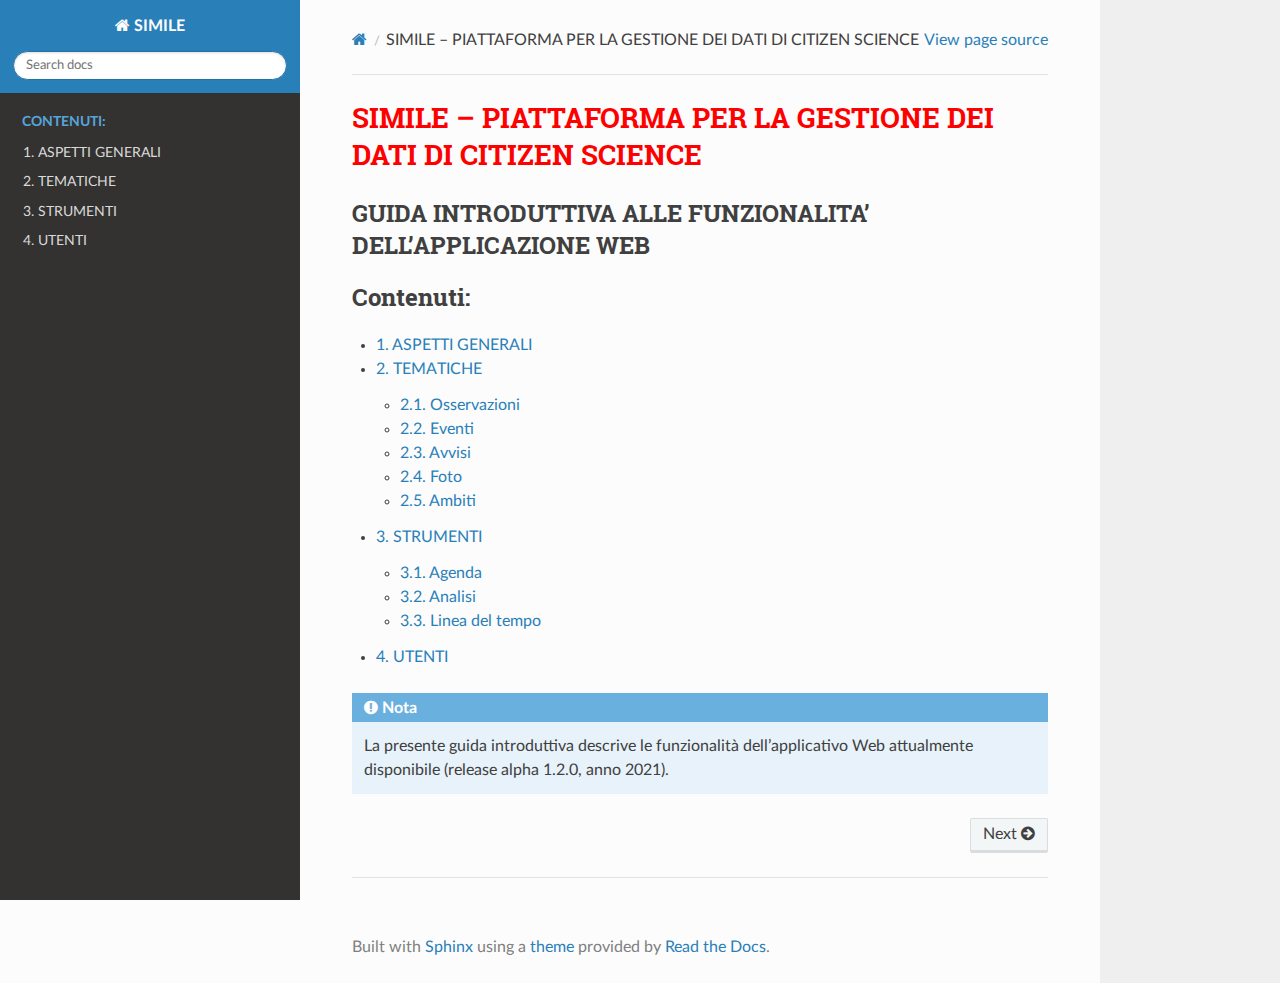
<file: html/index.html>
<!DOCTYPE html>
<html class="writer-html5" lang="en" data-content_root="./">
<head>
  <meta charset="utf-8" /><meta name="viewport" content="width=device-width, initial-scale=1" />

  <meta name="viewport" content="width=device-width, initial-scale=1.0" />
  <title>SIMILE – PIATTAFORMA PER LA GESTIONE DEI DATI DI CITIZEN SCIENCE &mdash; SIMILE  documentation</title>
      <link rel="stylesheet" type="text/css" href="_static/pygments.css?v=fa44fd50" />
      <link rel="stylesheet" type="text/css" href="_static/css/theme.css?v=b27929b9" />
      <link rel="stylesheet" type="text/css" href="_static/css/custom.css?v=566da06c" />
      <link rel="stylesheet" type="text/css" href="_static/css/custom.css?v=566da06c" />

  
  <!--[if lt IE 9]>
    <script src="_static/js/html5shiv.min.js"></script>
  <![endif]-->
  
        <script src="_static/jquery.js?v=5d32c60e"></script>
        <script src="_static/_sphinx_javascript_frameworks_compat.js?v=2cd50e6c"></script>
        <script src="_static/documentation_options.js?v=5929fcd5"></script>
        <script src="_static/doctools.js?v=888ff710"></script>
        <script src="_static/sphinx_highlight.js?v=dc90522c"></script>
    <script src="_static/js/theme.js"></script>
    <link rel="index" title="Index" href="genindex.html" />
    <link rel="search" title="Search" href="search.html" />
    <link rel="next" title="1. ASPETTI GENERALI" href="1_aspetti_generali.html" /> 
</head>

<body class="wy-body-for-nav"> 
  <div class="wy-grid-for-nav">
    <nav data-toggle="wy-nav-shift" class="wy-nav-side">
      <div class="wy-side-scroll">
        <div class="wy-side-nav-search" >

          
          
          <a href="#" class="icon icon-home">
            SIMILE
          </a>
<div role="search">
  <form id="rtd-search-form" class="wy-form" action="search.html" method="get">
    <input type="text" name="q" placeholder="Search docs" aria-label="Search docs" />
    <input type="hidden" name="check_keywords" value="yes" />
    <input type="hidden" name="area" value="default" />
  </form>
</div>
        </div><div class="wy-menu wy-menu-vertical" data-spy="affix" role="navigation" aria-label="Navigation menu">
              <p class="caption" role="heading"><span class="caption-text">Contenuti:</span></p>
<ul>
<li class="toctree-l1"><a class="reference internal" href="1_aspetti_generali.html">1. ASPETTI GENERALI</a></li>
<li class="toctree-l1"><a class="reference internal" href="2_tematiche.html">2. TEMATICHE</a></li>
<li class="toctree-l1"><a class="reference internal" href="3_strumenti.html">3. STRUMENTI</a></li>
<li class="toctree-l1"><a class="reference internal" href="4_utenti.html">4. UTENTI</a></li>
</ul>

        </div>
      </div>
    </nav>

    <section data-toggle="wy-nav-shift" class="wy-nav-content-wrap"><nav class="wy-nav-top" aria-label="Mobile navigation menu" >
          <i data-toggle="wy-nav-top" class="fa fa-bars"></i>
          <a href="#">SIMILE</a>
      </nav>

      <div class="wy-nav-content">
        <div class="rst-content">
          <div role="navigation" aria-label="Page navigation">
  <ul class="wy-breadcrumbs">
      <li><a href="#" class="icon icon-home" aria-label="Home"></a></li>
      <li class="breadcrumb-item active">SIMILE – PIATTAFORMA PER LA GESTIONE DEI DATI DI CITIZEN SCIENCE</li>
      <li class="wy-breadcrumbs-aside">
            <a href="_sources/index.rst.txt" rel="nofollow"> View page source</a>
      </li>
  </ul>
  <hr/>
</div>
          <div role="main" class="document" itemscope="itemscope" itemtype="http://schema.org/Article">
           <div itemprop="articleBody">
             
  <section id="simile-piattaforma-per-la-gestione-dei-dati-di-citizen-science">
<h1>SIMILE – PIATTAFORMA PER LA GESTIONE DEI DATI DI CITIZEN SCIENCE<a class="headerlink" href="#simile-piattaforma-per-la-gestione-dei-dati-di-citizen-science" title="Link to this heading"></a></h1>
<section id="guida-introduttiva-alle-funzionalita-dellapplicazione-web">
<h2>GUIDA INTRODUTTIVA ALLE FUNZIONALITA’ DELL’APPLICAZIONE WEB<a class="headerlink" href="#guida-introduttiva-alle-funzionalita-dellapplicazione-web" title="Link to this heading"></a></h2>
<div class="toctree-wrapper compound">
<p class="caption" role="heading"><span class="caption-text">Contenuti:</span></p>
<ul>
<li class="toctree-l1"><a class="reference internal" href="1_aspetti_generali.html">1. ASPETTI GENERALI</a></li>
<li class="toctree-l1"><a class="reference internal" href="2_tematiche.html">2. TEMATICHE</a><ul>
<li class="toctree-l2"><a class="reference internal" href="2_tematiche.html#osservazioni">2.1. Osservazioni</a></li>
<li class="toctree-l2"><a class="reference internal" href="2_tematiche.html#eventi">2.2. Eventi</a></li>
<li class="toctree-l2"><a class="reference internal" href="2_tematiche.html#avvisi">2.3. Avvisi</a></li>
<li class="toctree-l2"><a class="reference internal" href="2_tematiche.html#foto">2.4. Foto</a></li>
<li class="toctree-l2"><a class="reference internal" href="2_tematiche.html#ambiti">2.5. Ambiti</a></li>
</ul>
</li>
<li class="toctree-l1"><a class="reference internal" href="3_strumenti.html">3. STRUMENTI</a><ul>
<li class="toctree-l2"><a class="reference internal" href="3_strumenti.html#agenda">3.1. Agenda</a></li>
<li class="toctree-l2"><a class="reference internal" href="3_strumenti.html#analisi">3.2. Analisi</a></li>
<li class="toctree-l2"><a class="reference internal" href="3_strumenti.html#linea-del-tempo">3.3. Linea del tempo</a></li>
</ul>
</li>
<li class="toctree-l1"><a class="reference internal" href="4_utenti.html">4. UTENTI</a></li>
</ul>
</div>
<div class="admonition-nota admonition">
<p class="admonition-title">Nota</p>
<p>La presente guida introduttiva descrive le funzionalità dell’applicativo Web attualmente disponibile (release alpha 1.2.0, anno 2021).</p>
</div>
</section>
</section>


           </div>
          </div>
          <footer><div class="rst-footer-buttons" role="navigation" aria-label="Footer">
        <a href="1_aspetti_generali.html" class="btn btn-neutral float-right" title="1. ASPETTI GENERALI" accesskey="n" rel="next">Next <span class="fa fa-arrow-circle-right" aria-hidden="true"></span></a>
    </div>

  <hr/>

  <div role="contentinfo">
    <p>&#169; Copyright .</p>
  </div>

  Built with <a href="https://www.sphinx-doc.org/">Sphinx</a> using a
    <a href="https://github.com/readthedocs/sphinx_rtd_theme">theme</a>
    provided by <a href="https://readthedocs.org">Read the Docs</a>.
   

</footer>
        </div>
      </div>
    </section>
  </div>
  <script>
      jQuery(function () {
          SphinxRtdTheme.Navigation.enable(true);
      });
  </script> 

</body>
</html>
</file>
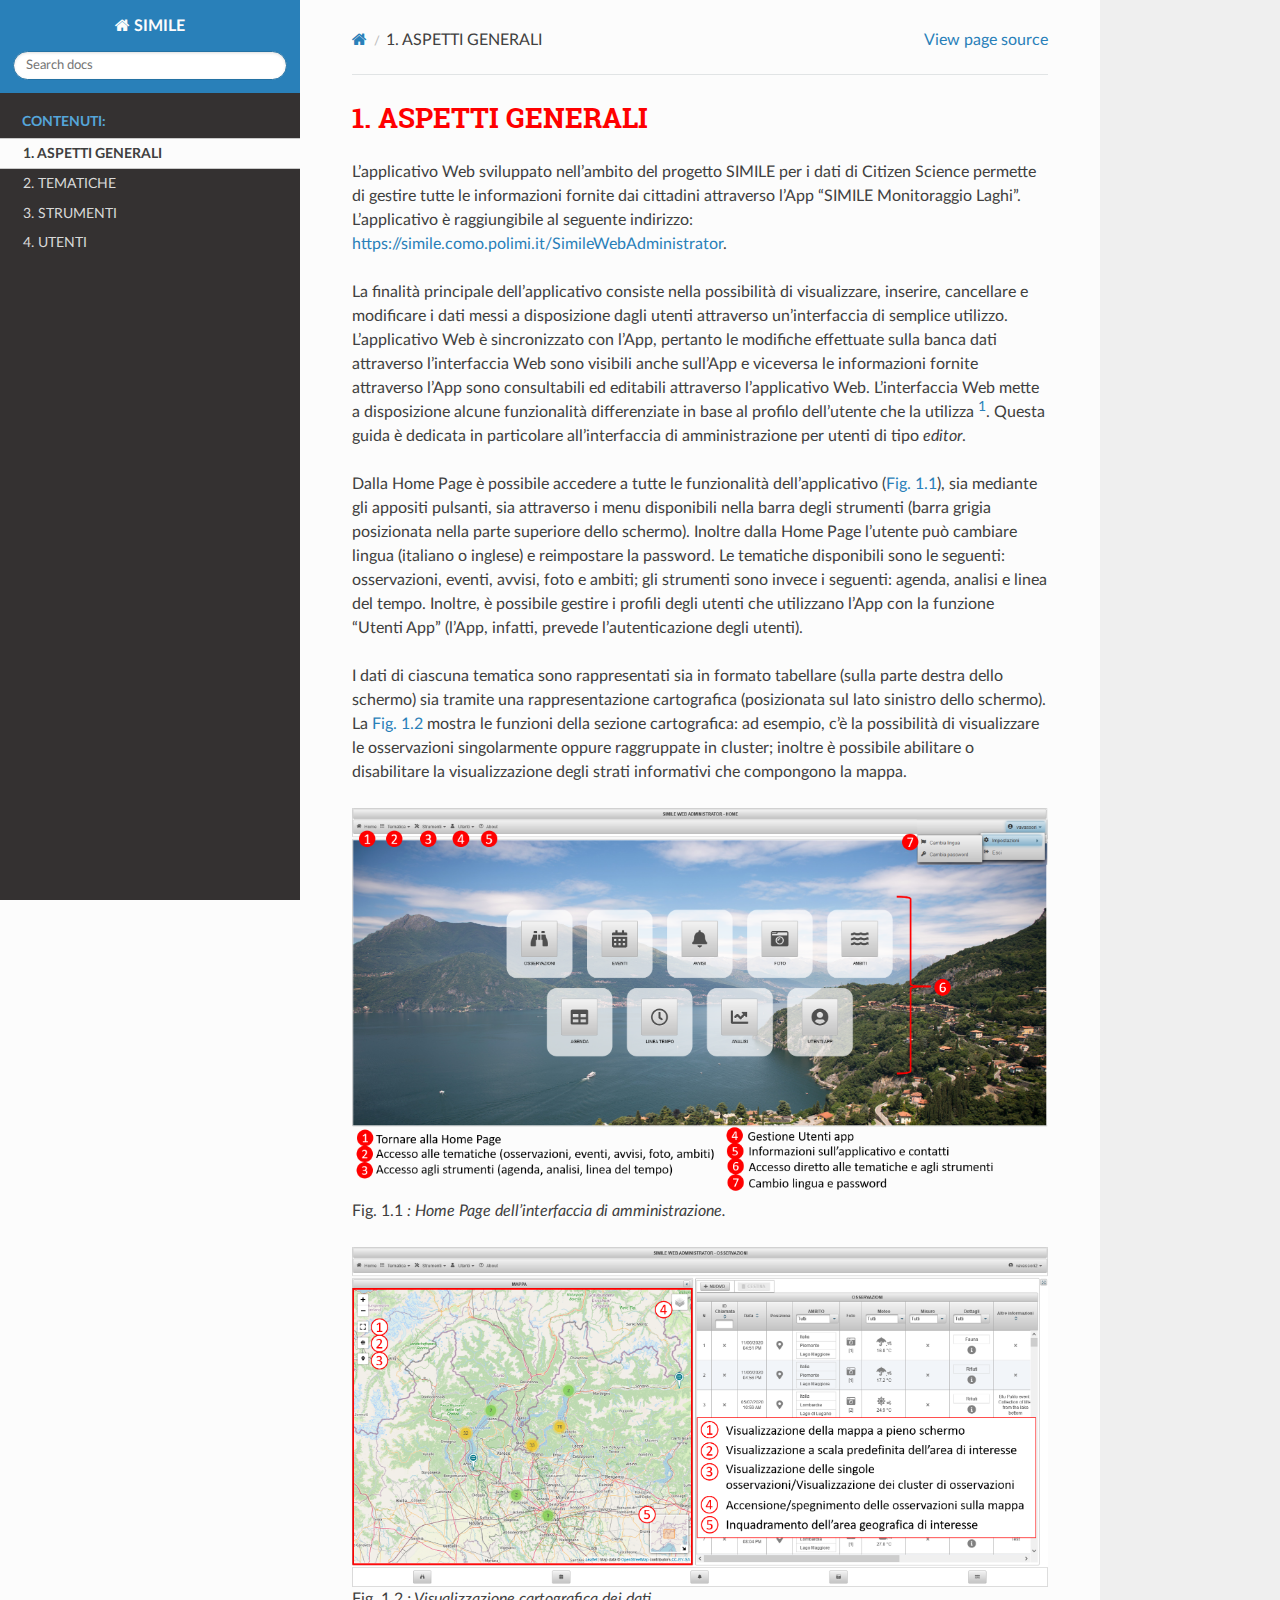
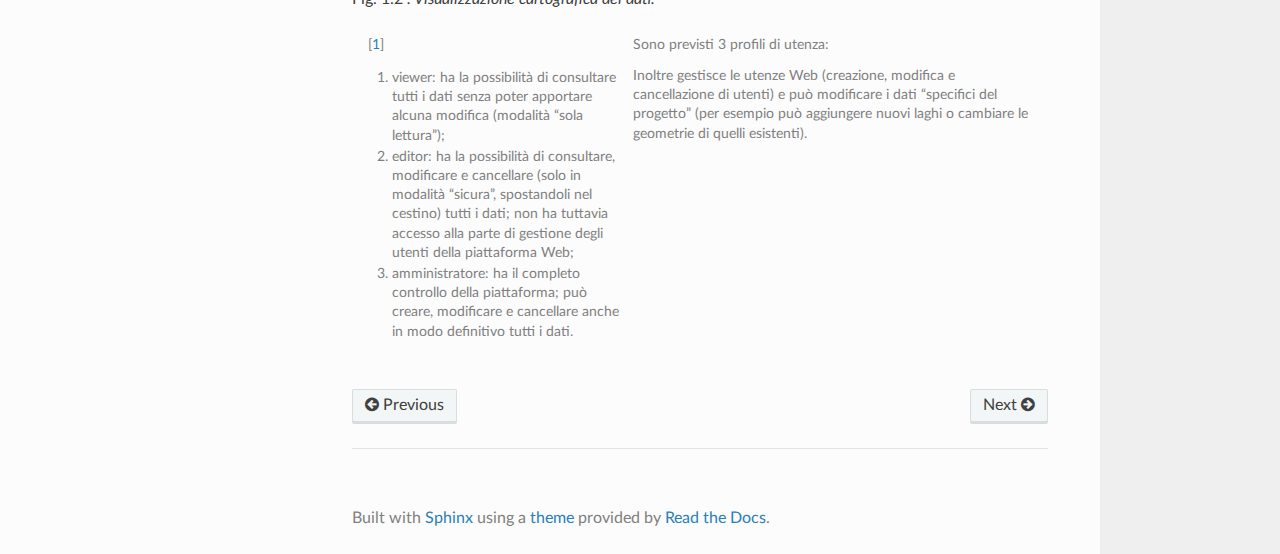
<file: html/1_aspetti_generali.html>
<!DOCTYPE html>
<html class="writer-html5" lang="en" data-content_root="./">
<head>
  <meta charset="utf-8" /><meta name="viewport" content="width=device-width, initial-scale=1" />

  <meta name="viewport" content="width=device-width, initial-scale=1.0" />
  <title>1. ASPETTI GENERALI &mdash; SIMILE  documentation</title>
      <link rel="stylesheet" type="text/css" href="_static/pygments.css?v=fa44fd50" />
      <link rel="stylesheet" type="text/css" href="_static/css/theme.css?v=b27929b9" />
      <link rel="stylesheet" type="text/css" href="_static/css/custom.css?v=566da06c" />
      <link rel="stylesheet" type="text/css" href="_static/css/custom.css?v=566da06c" />

  
  <!--[if lt IE 9]>
    <script src="_static/js/html5shiv.min.js"></script>
  <![endif]-->
  
        <script src="_static/jquery.js?v=5d32c60e"></script>
        <script src="_static/_sphinx_javascript_frameworks_compat.js?v=2cd50e6c"></script>
        <script src="_static/documentation_options.js?v=5929fcd5"></script>
        <script src="_static/doctools.js?v=888ff710"></script>
        <script src="_static/sphinx_highlight.js?v=dc90522c"></script>
    <script src="_static/js/theme.js"></script>
    <link rel="index" title="Index" href="genindex.html" />
    <link rel="search" title="Search" href="search.html" />
    <link rel="next" title="2. TEMATICHE" href="2_tematiche.html" />
    <link rel="prev" title="SIMILE – PIATTAFORMA PER LA GESTIONE DEI DATI DI CITIZEN SCIENCE" href="index.html" /> 
</head>

<body class="wy-body-for-nav"> 
  <div class="wy-grid-for-nav">
    <nav data-toggle="wy-nav-shift" class="wy-nav-side">
      <div class="wy-side-scroll">
        <div class="wy-side-nav-search" >

          
          
          <a href="index.html" class="icon icon-home">
            SIMILE
          </a>
<div role="search">
  <form id="rtd-search-form" class="wy-form" action="search.html" method="get">
    <input type="text" name="q" placeholder="Search docs" aria-label="Search docs" />
    <input type="hidden" name="check_keywords" value="yes" />
    <input type="hidden" name="area" value="default" />
  </form>
</div>
        </div><div class="wy-menu wy-menu-vertical" data-spy="affix" role="navigation" aria-label="Navigation menu">
              <p class="caption" role="heading"><span class="caption-text">Contenuti:</span></p>
<ul class="current">
<li class="toctree-l1 current"><a class="current reference internal" href="#">1. ASPETTI GENERALI</a></li>
<li class="toctree-l1"><a class="reference internal" href="2_tematiche.html">2. TEMATICHE</a></li>
<li class="toctree-l1"><a class="reference internal" href="3_strumenti.html">3. STRUMENTI</a></li>
<li class="toctree-l1"><a class="reference internal" href="4_utenti.html">4. UTENTI</a></li>
</ul>

        </div>
      </div>
    </nav>

    <section data-toggle="wy-nav-shift" class="wy-nav-content-wrap"><nav class="wy-nav-top" aria-label="Mobile navigation menu" >
          <i data-toggle="wy-nav-top" class="fa fa-bars"></i>
          <a href="index.html">SIMILE</a>
      </nav>

      <div class="wy-nav-content">
        <div class="rst-content">
          <div role="navigation" aria-label="Page navigation">
  <ul class="wy-breadcrumbs">
      <li><a href="index.html" class="icon icon-home" aria-label="Home"></a></li>
      <li class="breadcrumb-item active"><span class="section-number">1. </span>ASPETTI GENERALI</li>
      <li class="wy-breadcrumbs-aside">
            <a href="_sources/1_aspetti_generali.rst.txt" rel="nofollow"> View page source</a>
      </li>
  </ul>
  <hr/>
</div>
          <div role="main" class="document" itemscope="itemscope" itemtype="http://schema.org/Article">
           <div itemprop="articleBody">
             
  <section id="aspetti-generali">
<h1><span class="section-number">1. </span>ASPETTI GENERALI<a class="headerlink" href="#aspetti-generali" title="Link to this heading"></a></h1>
<p>L’applicativo Web sviluppato nell’ambito del progetto SIMILE per i dati di Citizen Science permette di gestire tutte le informazioni fornite dai cittadini attraverso l’App “SIMILE Monitoraggio Laghi”. L’applicativo è raggiungibile al seguente indirizzo: <a class="reference external" href="https://simile.como.polimi.it/SimileWebAdministrator" rel="noopener noreferrer" target="_blank">https://simile.como.polimi.it/SimileWebAdministrator</a>.</p>
<p>La finalità principale dell’applicativo consiste nella possibilità di visualizzare, inserire, cancellare e modificare i dati messi a disposizione dagli utenti attraverso un’interfaccia di semplice utilizzo. L’applicativo Web è sincronizzato con l’App, pertanto le modifiche effettuate sulla banca dati attraverso l’interfaccia Web sono visibili anche sull’App e viceversa le informazioni fornite attraverso l’App sono consultabili ed editabili attraverso l’applicativo Web. L’interfaccia Web mette a disposizione alcune funzionalità differenziate in base al profilo dell’utente che la utilizza <a class="footnote-reference brackets" href="#id3" id="id1" role="doc-noteref"><span class="fn-bracket">[</span>1<span class="fn-bracket">]</span></a>. Questa guida è dedicata in particolare all’interfaccia di amministrazione per utenti di tipo <em>editor</em>.</p>
<p>Dalla Home Page è possibile accedere a tutte le funzionalità dell’applicativo (<a class="reference internal" href="#fig1"><span class="std std-numref">Fig. 1.1</span></a>), sia mediante gli appositi pulsanti, sia attraverso i menu disponibili nella barra degli strumenti (barra grigia posizionata nella parte superiore dello schermo). Inoltre dalla Home Page l’utente può cambiare lingua (italiano o inglese) e reimpostare la password. Le tematiche disponibili sono le seguenti: osservazioni, eventi, avvisi, foto e ambiti; gli strumenti sono invece i seguenti: agenda, analisi e linea del tempo. Inoltre, è possibile gestire i profili degli utenti che utilizzano l’App con la funzione “Utenti App” (l’App, infatti, prevede l’autenticazione degli utenti).</p>
<p>I dati di ciascuna tematica sono rappresentati sia in formato tabellare (sulla parte destra dello schermo) sia tramite una rappresentazione cartografica (posizionata sul lato sinistro dello schermo). La <a class="reference internal" href="#id2"><span class="std std-numref">Fig. 1.2</span></a> mostra le funzioni della sezione cartografica: ad esempio, c’è la possibilità di visualizzare le osservazioni singolarmente oppure raggruppate in cluster; inoltre è possibile abilitare o disabilitare la visualizzazione degli strati informativi che compongono la mappa.</p>
<figure class="align-default" id="id4">
<span id="fig1"></span><img alt="_images/Figura1.png" src="_images/Figura1.png" />
<figcaption>
<p><span class="caption-number">Fig. 1.1 </span><span class="caption-text">: Home Page dell’interfaccia di amministrazione.</span><a class="headerlink" href="#id4" title="Link to this image"></a></p>
</figcaption>
</figure>
<figure class="align-default" id="id5">
<span id="id2"></span><img alt="_images/Figura2.png" src="_images/Figura2.png" />
<figcaption>
<p><span class="caption-number">Fig. 1.2 </span><span class="caption-text">: Visualizzazione cartografica dei dati.</span><a class="headerlink" href="#id5" title="Link to this image"></a></p>
</figcaption>
</figure>
<aside class="footnote-list brackets">
<aside class="footnote brackets" id="id3" role="doc-footnote">
<span class="label"><span class="fn-bracket">[</span><a role="doc-backlink" href="#id1">1</a><span class="fn-bracket">]</span></span>
<p>Sono previsti 3 profili di utenza:</p>
<ol class="arabic simple">
<li><p>viewer: ha la possibilità di consultare tutti i dati senza poter apportare alcuna modifica (modalità “sola lettura”);</p></li>
<li><p>editor: ha la possibilità di consultare, modificare e cancellare (solo in modalità “sicura”, spostandoli nel cestino) tutti i dati; non ha tuttavia accesso alla parte di gestione degli utenti della piattaforma Web;</p></li>
<li><p>amministratore: ha il completo controllo della piattaforma; può creare, modificare e cancellare anche in modo definitivo tutti i dati.</p></li>
</ol>
<p>Inoltre gestisce le utenze Web (creazione, modifica e cancellazione di utenti) e può modificare i dati “specifici del progetto” (per esempio può aggiungere nuovi laghi o cambiare le geometrie di quelli esistenti).</p>
</aside>
</aside>
</section>


           </div>
          </div>
          <footer><div class="rst-footer-buttons" role="navigation" aria-label="Footer">
        <a href="index.html" class="btn btn-neutral float-left" title="SIMILE – PIATTAFORMA PER LA GESTIONE DEI DATI DI CITIZEN SCIENCE" accesskey="p" rel="prev"><span class="fa fa-arrow-circle-left" aria-hidden="true"></span> Previous</a>
        <a href="2_tematiche.html" class="btn btn-neutral float-right" title="2. TEMATICHE" accesskey="n" rel="next">Next <span class="fa fa-arrow-circle-right" aria-hidden="true"></span></a>
    </div>

  <hr/>

  <div role="contentinfo">
    <p>&#169; Copyright .</p>
  </div>

  Built with <a href="https://www.sphinx-doc.org/">Sphinx</a> using a
    <a href="https://github.com/readthedocs/sphinx_rtd_theme">theme</a>
    provided by <a href="https://readthedocs.org">Read the Docs</a>.
   

</footer>
        </div>
      </div>
    </section>
  </div>
  <script>
      jQuery(function () {
          SphinxRtdTheme.Navigation.enable(true);
      });
  </script> 

</body>
</html>
</file>
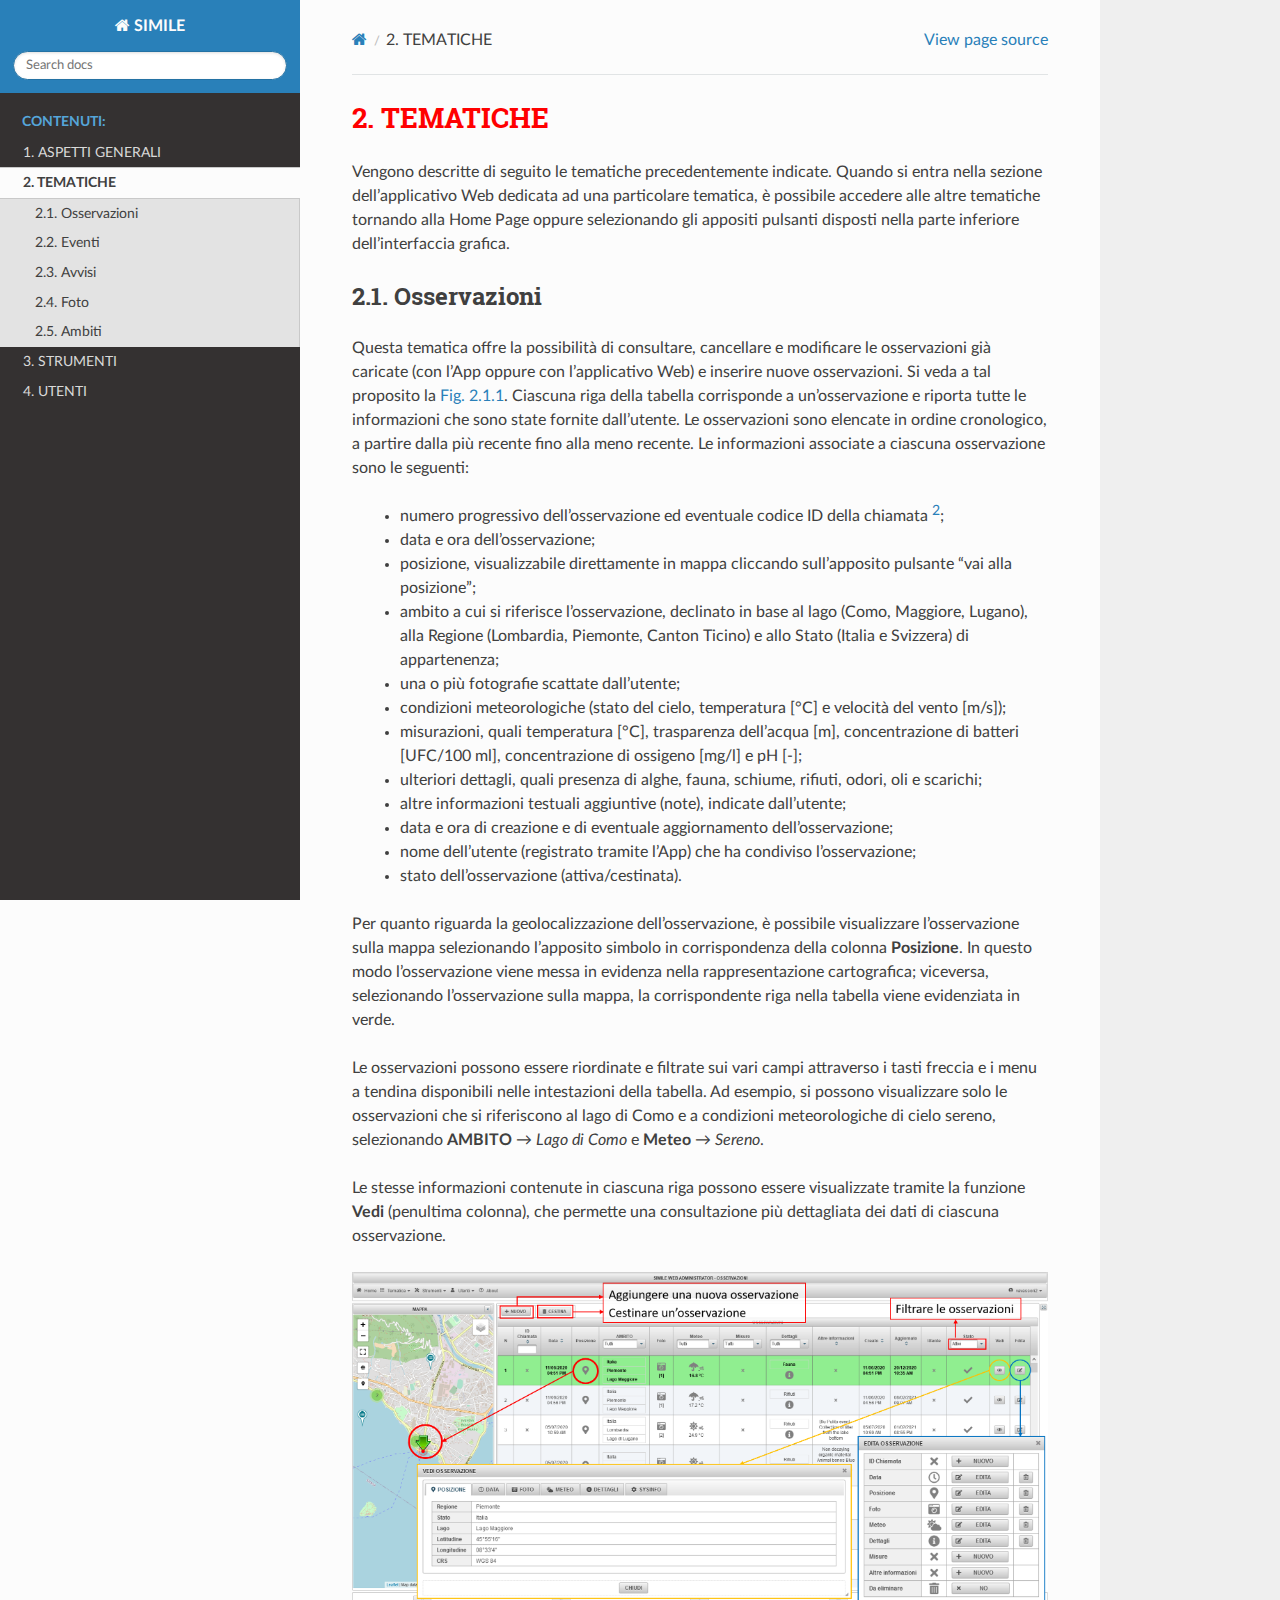
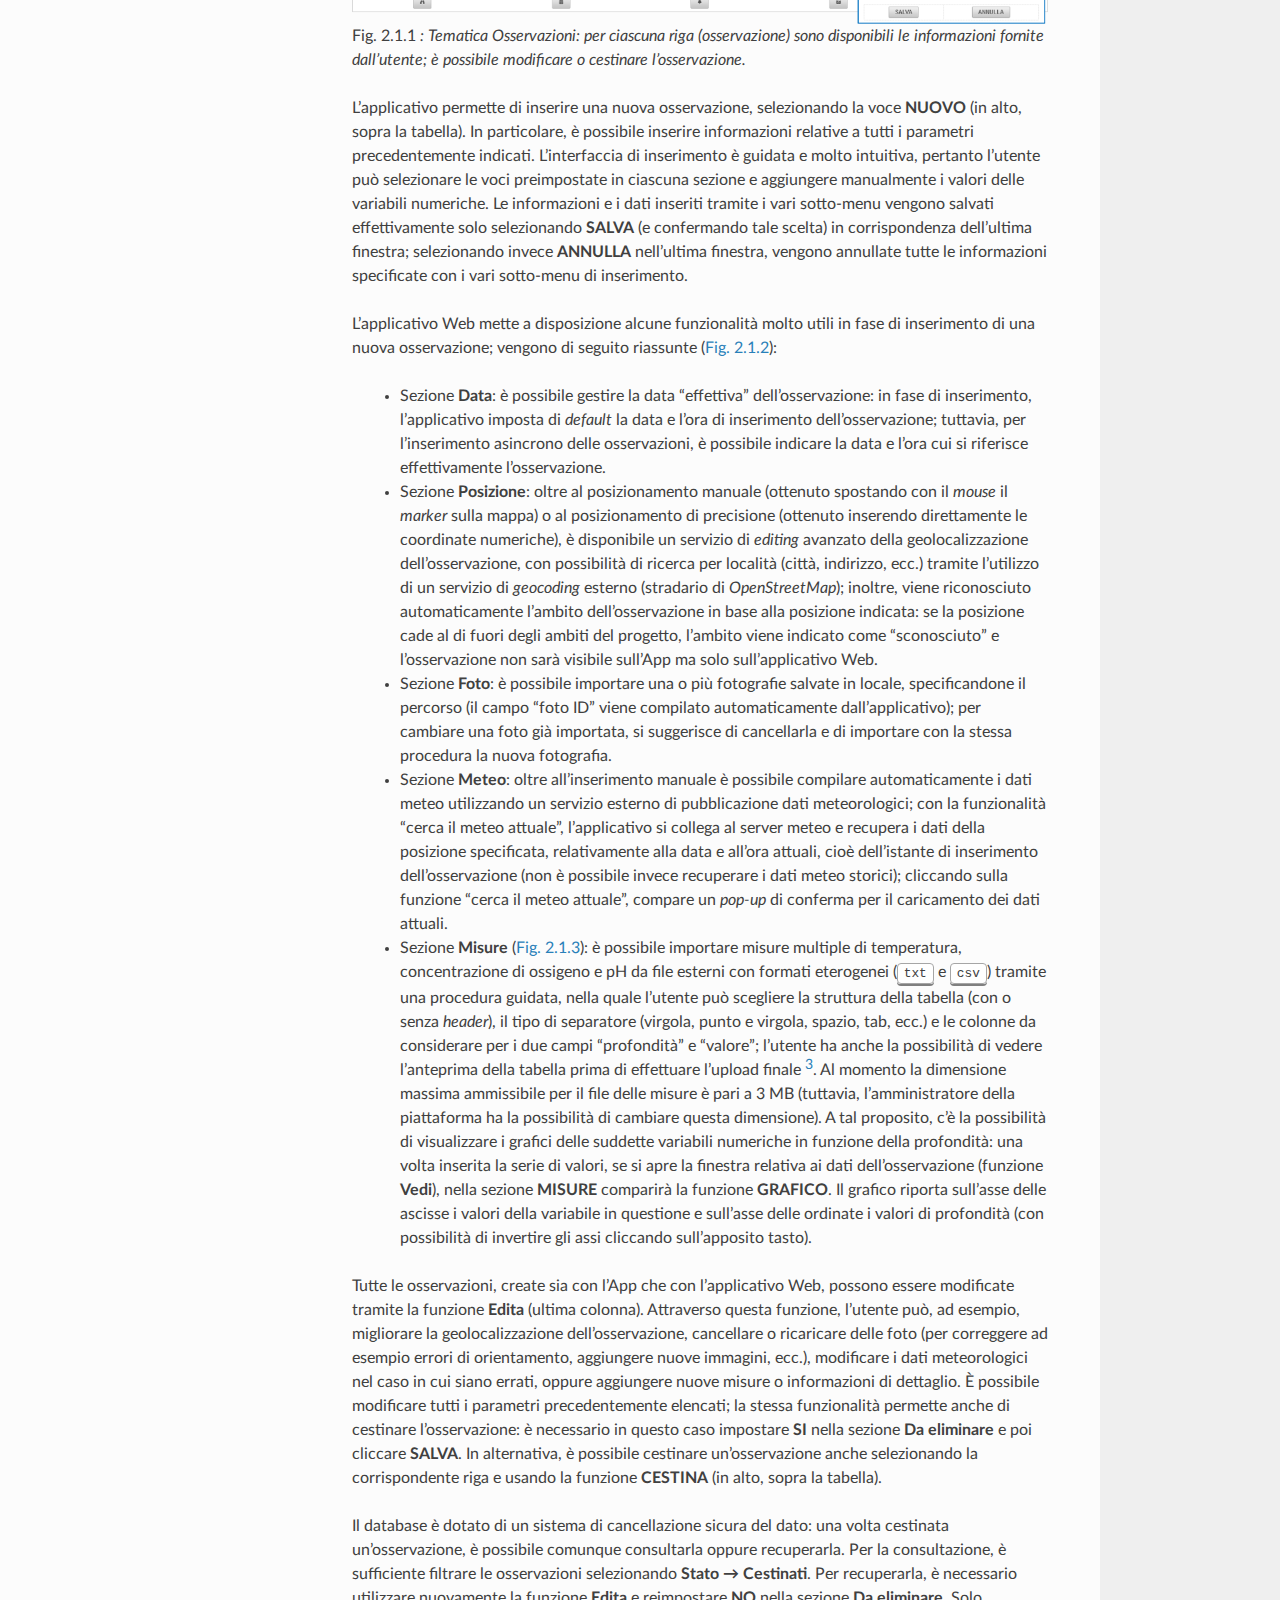
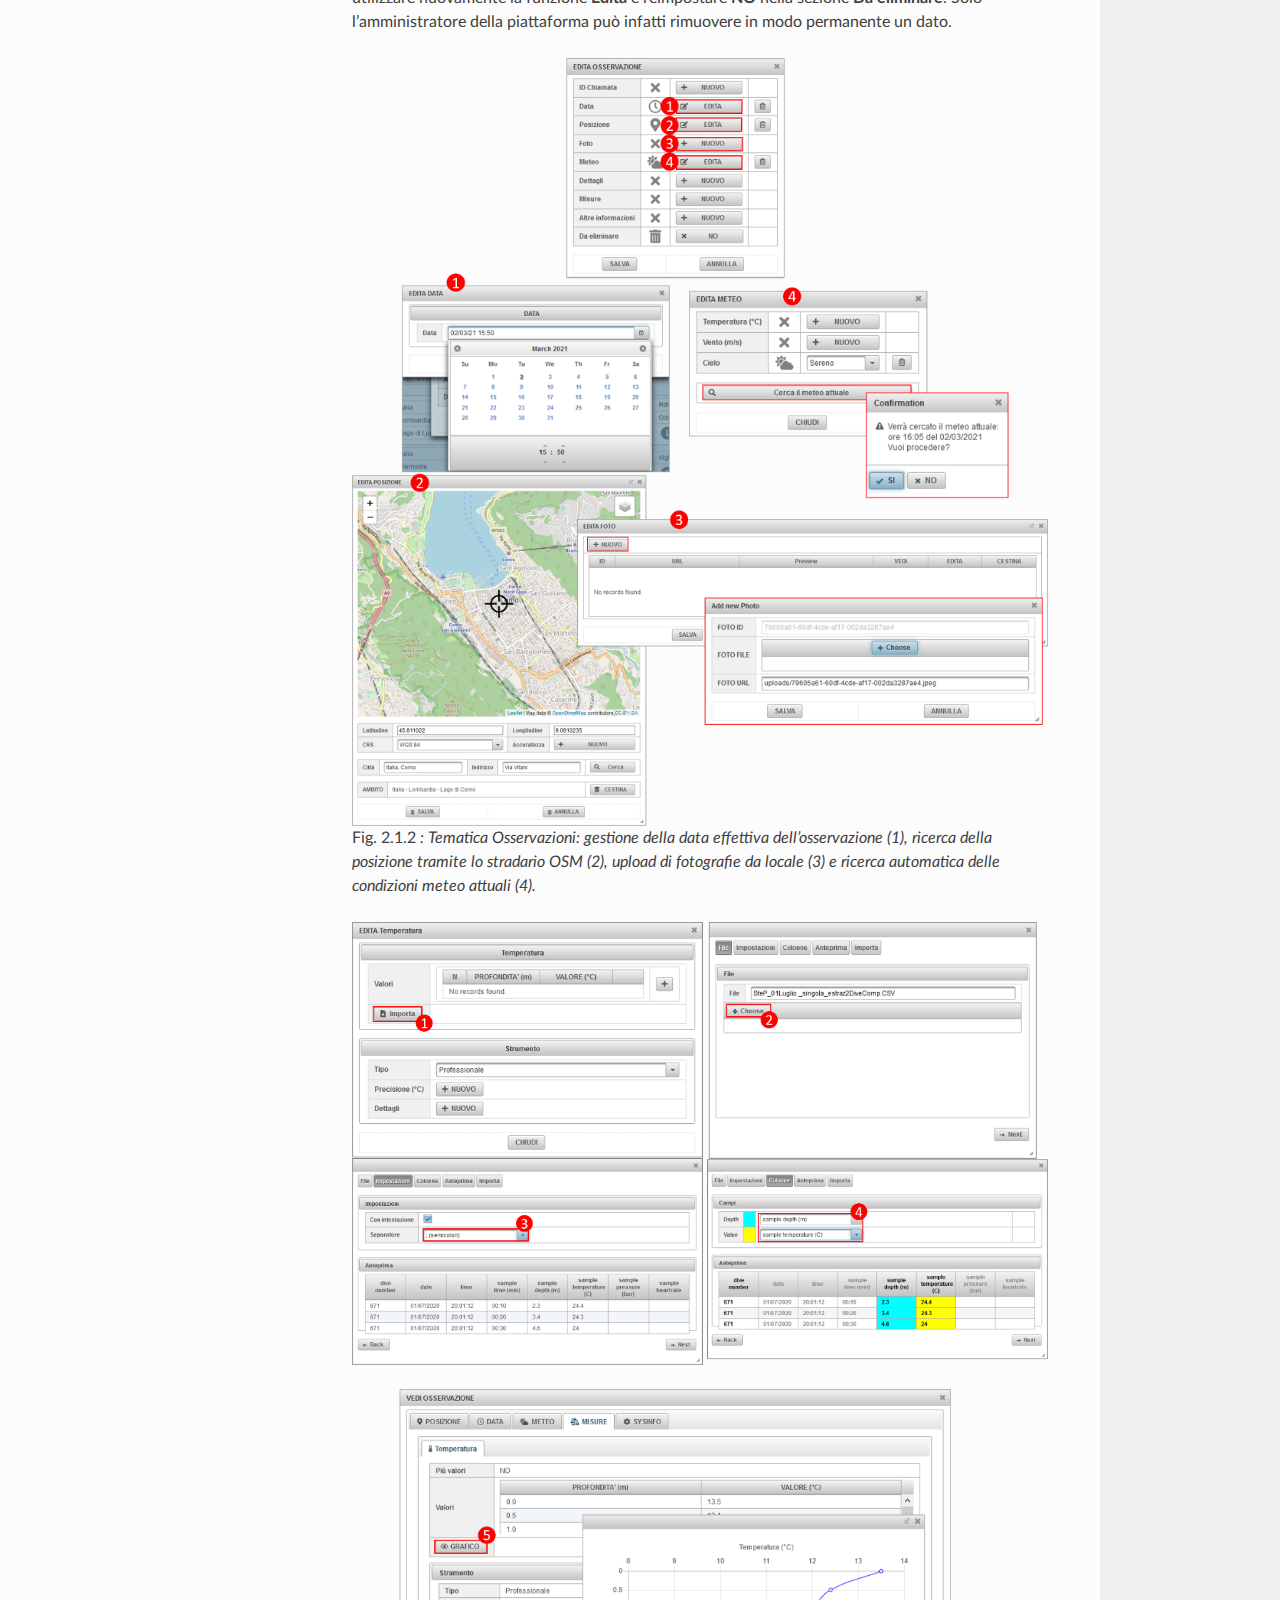
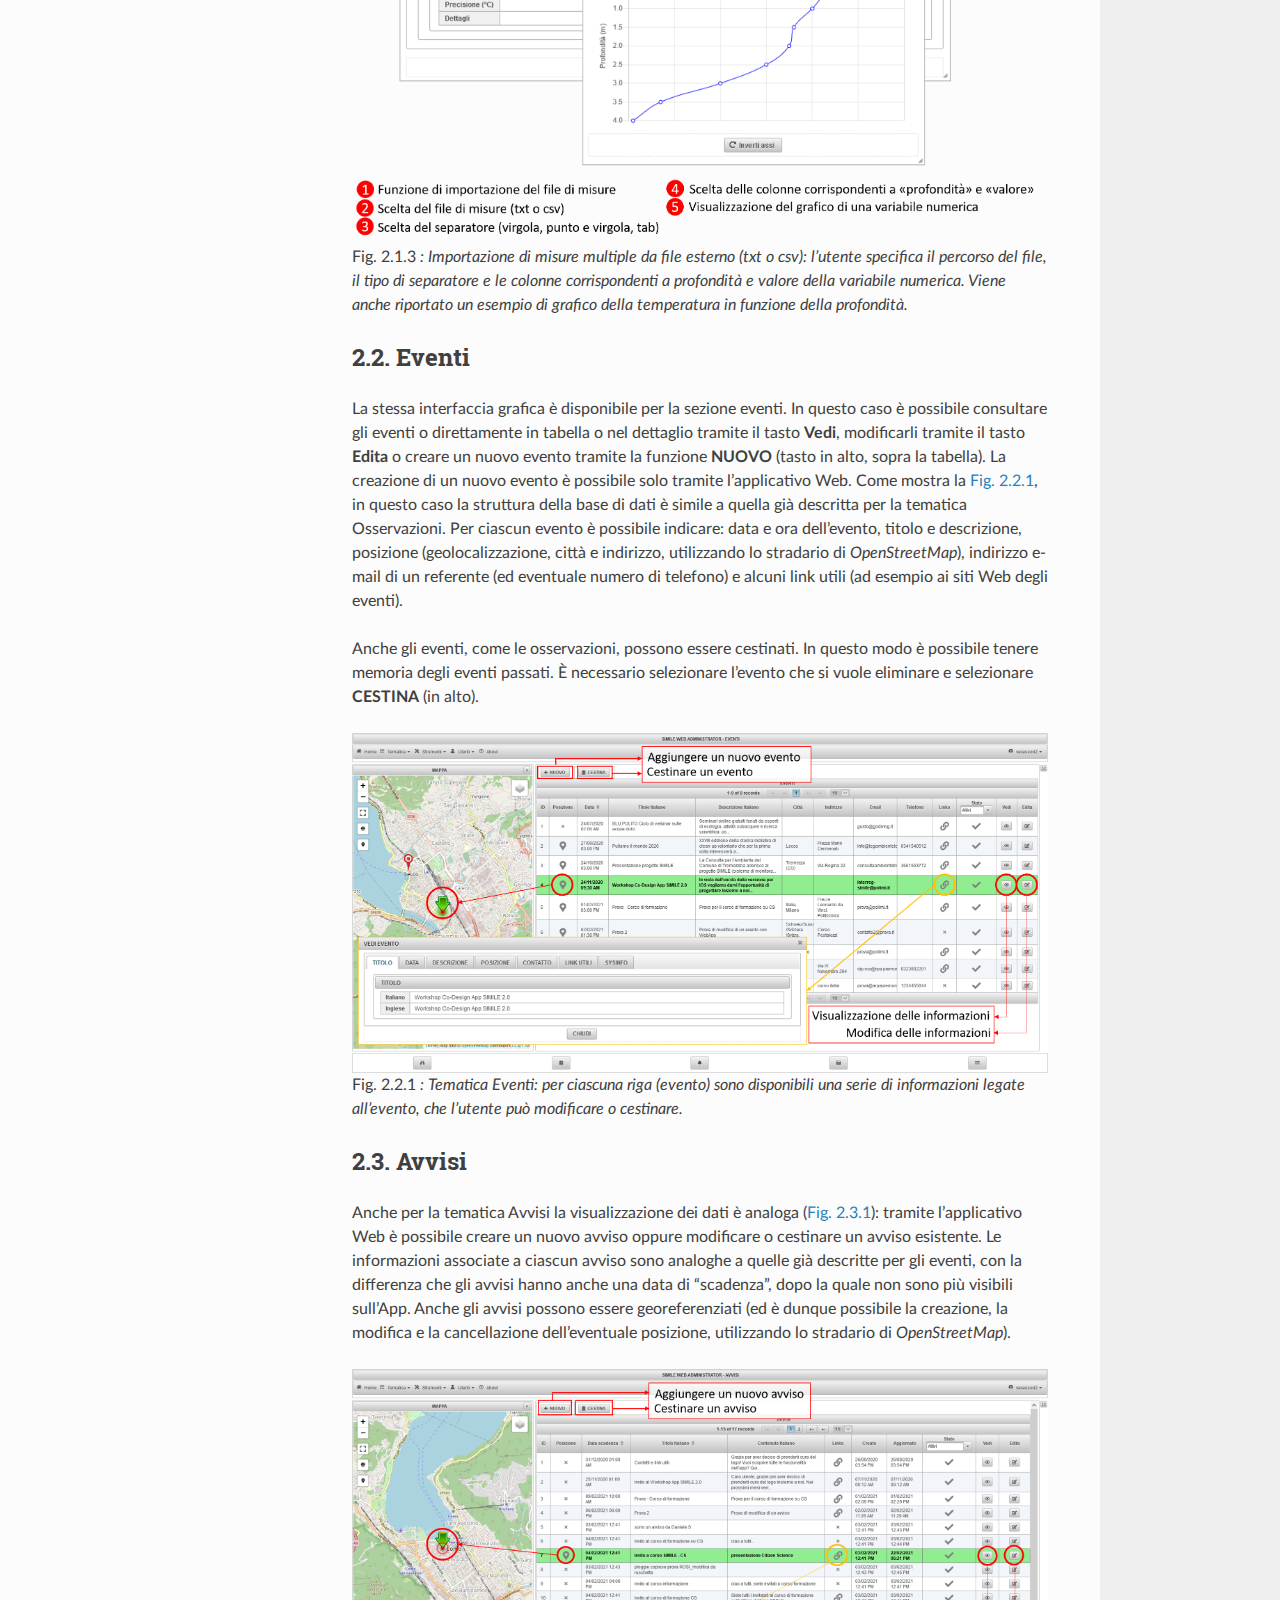
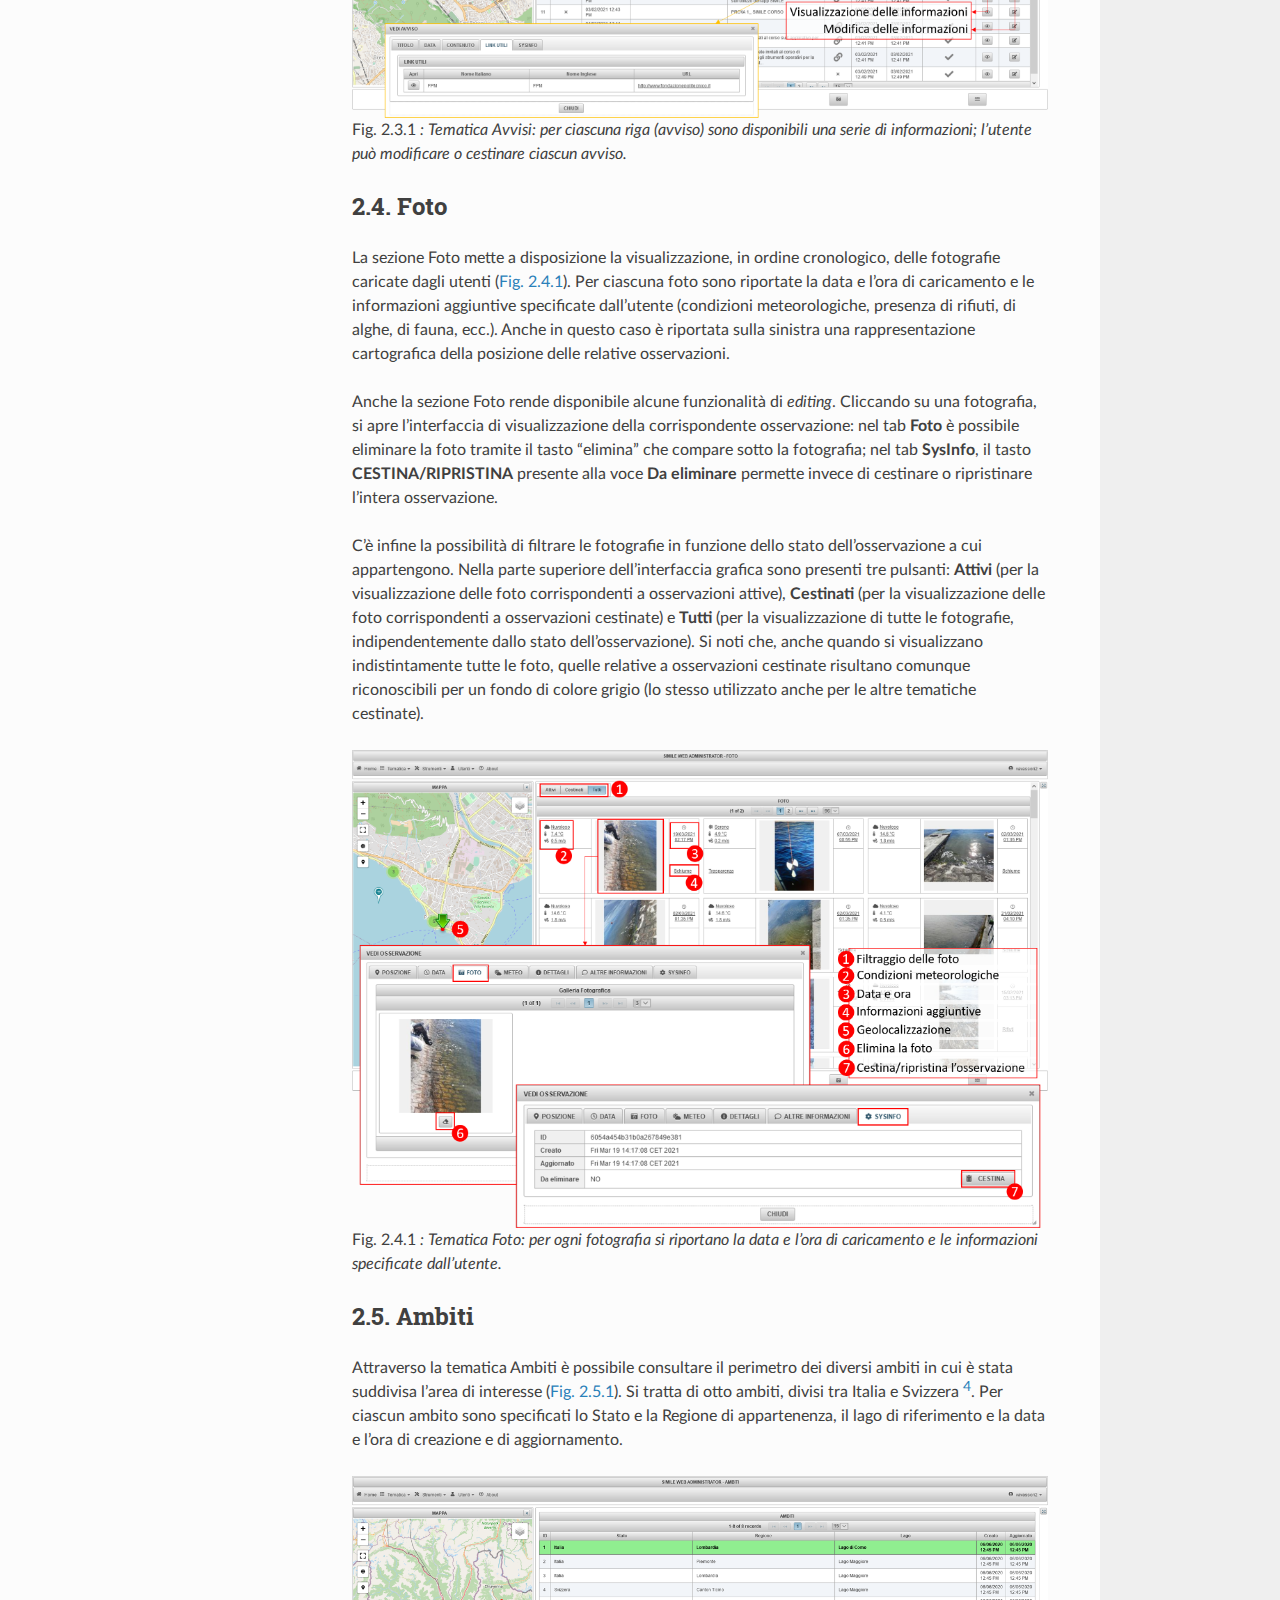
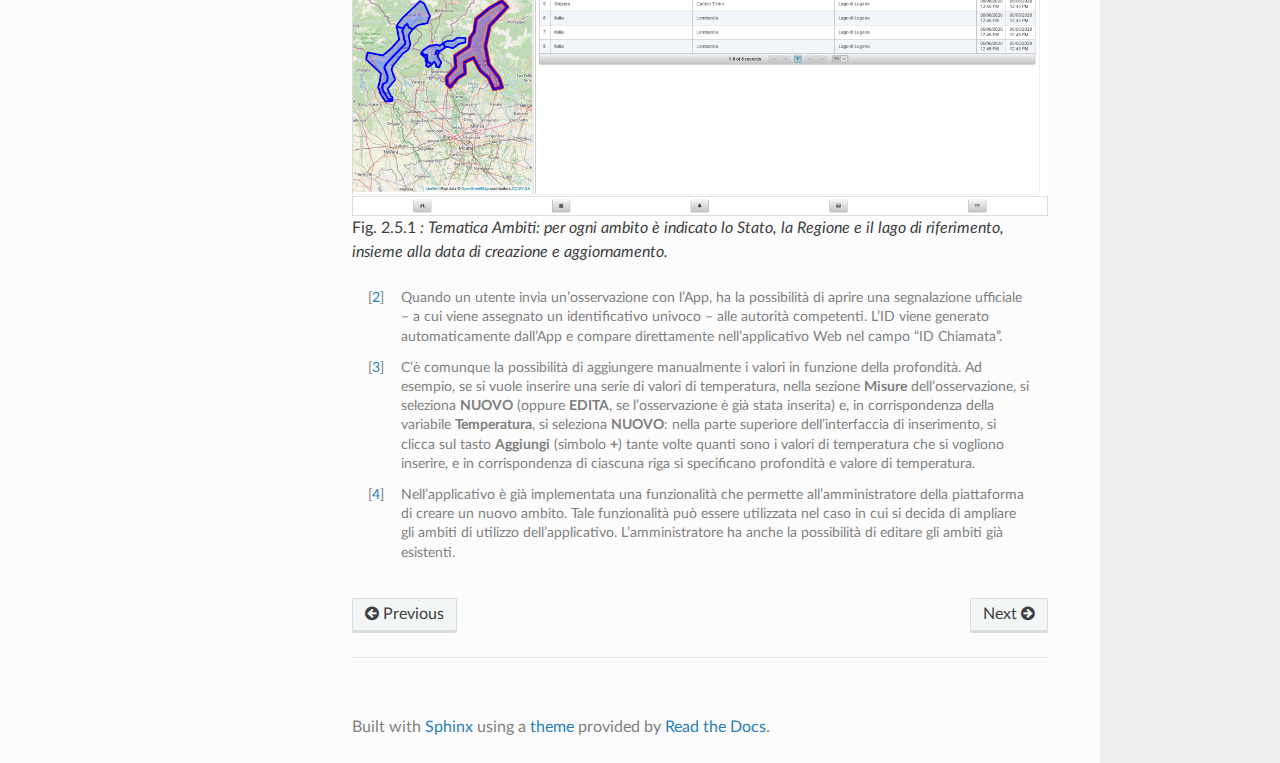
<file: html/2_tematiche.html>
<!DOCTYPE html>
<html class="writer-html5" lang="en" data-content_root="./">
<head>
  <meta charset="utf-8" /><meta name="viewport" content="width=device-width, initial-scale=1" />

  <meta name="viewport" content="width=device-width, initial-scale=1.0" />
  <title>2. TEMATICHE &mdash; SIMILE  documentation</title>
      <link rel="stylesheet" type="text/css" href="_static/pygments.css?v=fa44fd50" />
      <link rel="stylesheet" type="text/css" href="_static/css/theme.css?v=b27929b9" />
      <link rel="stylesheet" type="text/css" href="_static/css/custom.css?v=566da06c" />
      <link rel="stylesheet" type="text/css" href="_static/css/custom.css?v=566da06c" />

  
  <!--[if lt IE 9]>
    <script src="_static/js/html5shiv.min.js"></script>
  <![endif]-->
  
        <script src="_static/jquery.js?v=5d32c60e"></script>
        <script src="_static/_sphinx_javascript_frameworks_compat.js?v=2cd50e6c"></script>
        <script src="_static/documentation_options.js?v=5929fcd5"></script>
        <script src="_static/doctools.js?v=888ff710"></script>
        <script src="_static/sphinx_highlight.js?v=dc90522c"></script>
    <script src="_static/js/theme.js"></script>
    <link rel="index" title="Index" href="genindex.html" />
    <link rel="search" title="Search" href="search.html" />
    <link rel="next" title="3. STRUMENTI" href="3_strumenti.html" />
    <link rel="prev" title="1. ASPETTI GENERALI" href="1_aspetti_generali.html" /> 
</head>

<body class="wy-body-for-nav"> 
  <div class="wy-grid-for-nav">
    <nav data-toggle="wy-nav-shift" class="wy-nav-side">
      <div class="wy-side-scroll">
        <div class="wy-side-nav-search" >

          
          
          <a href="index.html" class="icon icon-home">
            SIMILE
          </a>
<div role="search">
  <form id="rtd-search-form" class="wy-form" action="search.html" method="get">
    <input type="text" name="q" placeholder="Search docs" aria-label="Search docs" />
    <input type="hidden" name="check_keywords" value="yes" />
    <input type="hidden" name="area" value="default" />
  </form>
</div>
        </div><div class="wy-menu wy-menu-vertical" data-spy="affix" role="navigation" aria-label="Navigation menu">
              <p class="caption" role="heading"><span class="caption-text">Contenuti:</span></p>
<ul class="current">
<li class="toctree-l1"><a class="reference internal" href="1_aspetti_generali.html">1. ASPETTI GENERALI</a></li>
<li class="toctree-l1 current"><a class="current reference internal" href="#">2. TEMATICHE</a><ul>
<li class="toctree-l2"><a class="reference internal" href="#osservazioni">2.1. Osservazioni</a></li>
<li class="toctree-l2"><a class="reference internal" href="#eventi">2.2. Eventi</a></li>
<li class="toctree-l2"><a class="reference internal" href="#avvisi">2.3. Avvisi</a></li>
<li class="toctree-l2"><a class="reference internal" href="#foto">2.4. Foto</a></li>
<li class="toctree-l2"><a class="reference internal" href="#ambiti">2.5. Ambiti</a></li>
</ul>
</li>
<li class="toctree-l1"><a class="reference internal" href="3_strumenti.html">3. STRUMENTI</a></li>
<li class="toctree-l1"><a class="reference internal" href="4_utenti.html">4. UTENTI</a></li>
</ul>

        </div>
      </div>
    </nav>

    <section data-toggle="wy-nav-shift" class="wy-nav-content-wrap"><nav class="wy-nav-top" aria-label="Mobile navigation menu" >
          <i data-toggle="wy-nav-top" class="fa fa-bars"></i>
          <a href="index.html">SIMILE</a>
      </nav>

      <div class="wy-nav-content">
        <div class="rst-content">
          <div role="navigation" aria-label="Page navigation">
  <ul class="wy-breadcrumbs">
      <li><a href="index.html" class="icon icon-home" aria-label="Home"></a></li>
      <li class="breadcrumb-item active"><span class="section-number">2. </span>TEMATICHE</li>
      <li class="wy-breadcrumbs-aside">
            <a href="_sources/2_tematiche.rst.txt" rel="nofollow"> View page source</a>
      </li>
  </ul>
  <hr/>
</div>
          <div role="main" class="document" itemscope="itemscope" itemtype="http://schema.org/Article">
           <div itemprop="articleBody">
             
  <section id="tematiche">
<h1><span class="section-number">2. </span>TEMATICHE<a class="headerlink" href="#tematiche" title="Link to this heading"></a></h1>
<p>Vengono descritte di seguito le tematiche precedentemente indicate. Quando si entra nella sezione dell’applicativo Web dedicata ad una particolare tematica, è possibile accedere alle altre tematiche tornando alla Home Page oppure selezionando gli appositi pulsanti disposti nella parte inferiore dell’interfaccia grafica.</p>
<section id="osservazioni">
<h2><span class="section-number">2.1. </span>Osservazioni<a class="headerlink" href="#osservazioni" title="Link to this heading"></a></h2>
<p>Questa tematica offre la possibilità di consultare, cancellare e modificare le osservazioni già caricate (con l’App oppure con l’applicativo Web) e inserire nuove osservazioni. Si veda a tal proposito la <a class="reference internal" href="#fig3"><span class="std std-numref">Fig. 2.1.1</span></a>. Ciascuna riga della tabella corrisponde a un’osservazione e riporta tutte le informazioni che sono state fornite dall’utente. Le osservazioni sono elencate in ordine cronologico, a partire dalla più recente fino alla meno recente. Le informazioni associate a ciascuna osservazione sono le seguenti:</p>
<blockquote>
<div><ul class="simple">
<li><p>numero progressivo dell’osservazione ed eventuale codice ID della chiamata <a class="footnote-reference brackets" href="#id8" id="id1" role="doc-noteref"><span class="fn-bracket">[</span>2<span class="fn-bracket">]</span></a>;</p></li>
<li><p>data e ora dell’osservazione;</p></li>
<li><p>posizione, visualizzabile direttamente in mappa cliccando sull’apposito pulsante “vai alla posizione”;</p></li>
<li><p>ambito a cui si riferisce l’osservazione, declinato in base al lago (Como, Maggiore, Lugano), alla Regione (Lombardia, Piemonte, Canton Ticino) e allo Stato (Italia e Svizzera) di appartenenza;</p></li>
<li><p>una o più fotografie scattate dall’utente;</p></li>
<li><p>condizioni meteorologiche (stato del cielo, temperatura [°C] e velocità del vento [m/s]);</p></li>
<li><p>misurazioni, quali temperatura [°C], trasparenza dell’acqua [m], concentrazione di batteri [UFC/100 ml], concentrazione di ossigeno [mg/l] e pH [-];</p></li>
<li><p>ulteriori dettagli, quali presenza di alghe, fauna, schiume, rifiuti, odori, oli e scarichi;</p></li>
<li><p>altre informazioni testuali aggiuntive (note), indicate dall’utente;</p></li>
<li><p>data e ora di creazione e di eventuale aggiornamento dell’osservazione;</p></li>
<li><p>nome dell’utente (registrato tramite l’App) che ha condiviso l’osservazione;</p></li>
<li><p>stato dell’osservazione (attiva/cestinata).</p></li>
</ul>
</div></blockquote>
<p>Per quanto riguarda la geolocalizzazione dell’osservazione, è possibile visualizzare l’osservazione sulla mappa selezionando l’apposito simbolo in corrispondenza della colonna <strong>Posizione</strong>. In questo modo l’osservazione viene messa in evidenza nella rappresentazione cartografica; viceversa, selezionando l’osservazione sulla mappa, la corrispondente riga nella tabella viene evidenziata in verde.</p>
<p>Le osservazioni possono essere riordinate e filtrate sui vari campi attraverso i tasti freccia e i menu a tendina disponibili nelle intestazioni della tabella. Ad esempio, si possono visualizzare solo le osservazioni che si riferiscono al lago di Como e a condizioni meteorologiche di cielo sereno, selezionando <strong>AMBITO</strong> → <em>Lago di Como</em> e <strong>Meteo</strong> → <em>Sereno</em>.</p>
<p>Le stesse informazioni contenute in ciascuna riga possono essere visualizzate tramite la funzione <strong>Vedi</strong> (penultima colonna), che permette una consultazione più dettagliata dei dati di ciascuna osservazione.</p>
<figure class="align-default" id="id11">
<span id="fig3"></span><img alt="_images/Figura3.png" src="_images/Figura3.png" />
<figcaption>
<p><span class="caption-number">Fig. 2.1.1 </span><span class="caption-text">: Tematica Osservazioni: per ciascuna riga (osservazione) sono disponibili le informazioni fornite dall’utente; è possibile modificare o cestinare l’osservazione.</span><a class="headerlink" href="#id11" title="Link to this image"></a></p>
</figcaption>
</figure>
<p>L’applicativo permette di inserire una nuova osservazione, selezionando la voce <strong>NUOVO</strong> (in alto, sopra la tabella). In particolare, è possibile inserire informazioni relative a tutti i parametri precedentemente indicati. L’interfaccia di inserimento è guidata e molto intuitiva, pertanto l’utente può selezionare le voci preimpostate in ciascuna sezione e aggiungere manualmente i valori delle variabili numeriche. Le informazioni e i dati inseriti tramite i vari sotto-menu vengono salvati effettivamente solo selezionando <strong>SALVA</strong> (e confermando tale scelta) in corrispondenza dell’ultima finestra; selezionando invece <strong>ANNULLA</strong> nell’ultima finestra, vengono annullate tutte le informazioni specificate con i vari sotto-menu di inserimento.</p>
<p>L’applicativo Web mette a disposizione alcune funzionalità molto utili in fase di inserimento di una nuova osservazione; vengono di seguito riassunte (<a class="reference internal" href="#fig4"><span class="std std-numref">Fig. 2.1.2</span></a>):</p>
<blockquote>
<div><ul class="simple">
<li><p>Sezione <strong>Data</strong>: è possibile gestire la data “effettiva” dell’osservazione: in fase di inserimento, l’applicativo imposta di <em>default</em> la data e l’ora di inserimento dell’osservazione; tuttavia, per l’inserimento asincrono delle osservazioni, è possibile indicare la data e l’ora cui si riferisce effettivamente l’osservazione.</p></li>
<li><p>Sezione <strong>Posizione</strong>: oltre al posizionamento manuale (ottenuto spostando con il <em>mouse</em> il <em>marker</em> sulla mappa) o al posizionamento di precisione (ottenuto inserendo direttamente le coordinate numeriche), è disponibile un servizio di <em>editing</em> avanzato della geolocalizzazione dell’osservazione, con possibilità di ricerca per località (città, indirizzo, ecc.) tramite l’utilizzo di un servizio di <em>geocoding</em> esterno (stradario di <em>OpenStreetMap</em>); inoltre, viene riconosciuto automaticamente l’ambito dell’osservazione in base alla posizione indicata: se la posizione cade al di fuori degli ambiti del progetto, l’ambito viene indicato come “sconosciuto” e l’osservazione non sarà visibile sull’App ma solo sull’applicativo Web.</p></li>
<li><p>Sezione <strong>Foto</strong>: è possibile importare una o più fotografie salvate in locale, specificandone il percorso (il campo “foto ID” viene compilato automaticamente dall’applicativo); per cambiare una foto già importata, si suggerisce di cancellarla e di importare con la stessa procedura la nuova fotografia.</p></li>
<li><p>Sezione <strong>Meteo</strong>: oltre all’inserimento manuale è possibile compilare automaticamente i dati meteo utilizzando un servizio esterno di pubblicazione dati meteorologici; con la funzionalità “cerca il meteo attuale”, l’applicativo si collega al server meteo e recupera i dati della posizione specificata, relativamente alla data e all’ora attuali, cioè dell’istante di inserimento dell’osservazione (non è possibile invece recuperare i dati meteo storici); cliccando sulla funzione “cerca il meteo attuale”, compare un <em>pop-up</em> di conferma per il caricamento dei dati attuali.</p></li>
<li><p>Sezione <strong>Misure</strong> (<a class="reference internal" href="#b"><span class="std std-numref">Fig. 2.1.3</span></a>): è possibile importare misure multiple di temperatura, concentrazione di ossigeno e pH da file esterni con formati eterogenei (<kbd class="kbd docutils literal notranslate">txt</kbd> e <kbd class="kbd docutils literal notranslate">csv</kbd>) tramite una procedura guidata, nella quale l’utente può scegliere la struttura della tabella (con o senza <em>header</em>), il tipo di separatore (virgola, punto e virgola, spazio, tab, ecc.) e le colonne da considerare per i due campi “profondità” e “valore”; l’utente ha anche la possibilità di vedere l’anteprima della tabella prima di effettuare l’upload finale <a class="footnote-reference brackets" href="#id9" id="id2" role="doc-noteref"><span class="fn-bracket">[</span>3<span class="fn-bracket">]</span></a>. Al momento la dimensione massima ammissibile per il file delle misure è pari a 3 MB (tuttavia, l’amministratore della piattaforma ha la possibilità di cambiare questa dimensione). A tal proposito, c’è la possibilità di visualizzare i grafici delle suddette variabili numeriche in funzione della profondità: una volta inserita la serie di valori, se si apre la finestra relativa ai dati dell’osservazione (funzione <strong>Vedi</strong>), nella sezione <strong>MISURE</strong> comparirà la funzione <strong>GRAFICO</strong>. Il grafico riporta sull’asse delle ascisse i valori della variabile in questione e sull’asse delle ordinate i valori di profondità (con possibilità di invertire gli assi cliccando sull’apposito tasto).</p></li>
</ul>
</div></blockquote>
<p>Tutte le osservazioni, create sia con l’App che con l’applicativo Web, possono essere modificate tramite la funzione <strong>Edita</strong> (ultima colonna). Attraverso questa funzione, l’utente può, ad esempio, migliorare la geolocalizzazione dell’osservazione, cancellare o ricaricare delle foto (per correggere ad esempio errori di orientamento, aggiungere nuove immagini, ecc.), modificare i dati meteorologici nel caso in cui siano errati, oppure aggiungere nuove misure o informazioni di dettaglio. È possibile modificare tutti i parametri precedentemente elencati; la stessa funzionalità permette anche di cestinare l’osservazione: è necessario in questo caso impostare <strong>SI</strong> nella sezione <strong>Da eliminare</strong> e poi cliccare <strong>SALVA</strong>. In alternativa, è possibile cestinare un’osservazione anche selezionando la corrispondente riga e usando la funzione <strong>CESTINA</strong> (in alto, sopra la tabella).</p>
<p>Il database è dotato di un sistema di cancellazione sicura del dato: una volta cestinata un’osservazione, è possibile comunque consultarla oppure recuperarla. Per la consultazione, è sufficiente filtrare le osservazioni selezionando <strong>Stato → Cestinati</strong>. Per recuperarla, è necessario utilizzare nuovamente la funzione <strong>Edita</strong> e reimpostare <strong>NO</strong> nella sezione <strong>Da eliminare</strong>. Solo l’amministratore della piattaforma può infatti rimuovere in modo permanente un dato.</p>
<figure class="align-default" id="id12">
<span id="fig4"></span><img alt="_images/Figura4.png" src="_images/Figura4.png" />
<figcaption>
<p><span class="caption-number">Fig. 2.1.2 </span><span class="caption-text">: Tematica Osservazioni: gestione della data effettiva dell’osservazione (1), ricerca della posizione tramite lo stradario OSM (2), upload di fotografie da locale (3) e ricerca automatica delle condizioni meteo attuali (4).</span><a class="headerlink" href="#id12" title="Link to this image"></a></p>
</figcaption>
</figure>
<img alt="_images/Figura5a.png" src="_images/Figura5a.png" />
<figure class="align-default" id="id13">
<span id="b"></span><img alt="_images/Figura5b.png" src="_images/Figura5b.png" />
<figcaption>
<p><span class="caption-number">Fig. 2.1.3 </span><span class="caption-text">: Importazione di misure multiple da file esterno (txt o csv): l’utente specifica il percorso del file, il tipo di separatore e le colonne corrispondenti a profondità e valore della variabile numerica. Viene anche riportato un esempio di grafico della temperatura in funzione della profondità.</span><a class="headerlink" href="#id13" title="Link to this image"></a></p>
</figcaption>
</figure>
</section>
<section id="eventi">
<h2><span class="section-number">2.2. </span>Eventi<a class="headerlink" href="#eventi" title="Link to this heading"></a></h2>
<p>La stessa interfaccia grafica è disponibile per la sezione eventi. In questo caso è possibile consultare gli eventi o direttamente in tabella o nel dettaglio tramite il tasto <strong>Vedi</strong>, modificarli tramite il tasto <strong>Edita</strong> o creare un nuovo evento tramite la funzione <strong>NUOVO</strong> (tasto in alto, sopra la tabella). La creazione di un nuovo evento è possibile solo tramite l’applicativo Web. Come mostra la <a class="reference internal" href="#id3"><span class="std std-numref">Fig. 2.2.1</span></a>, in questo caso la struttura della base di dati è simile a quella già descritta per la tematica Osservazioni. Per ciascun evento è possibile indicare: data e ora dell’evento, titolo e descrizione, posizione (geolocalizzazione, città e indirizzo, utilizzando lo stradario di <em>OpenStreetMap</em>), indirizzo e-mail di un referente (ed eventuale numero di telefono) e alcuni link utili (ad esempio ai siti Web degli eventi).</p>
<p>Anche gli eventi, come le osservazioni, possono essere cestinati. In questo modo è possibile tenere memoria degli eventi passati. È necessario selezionare l’evento che si vuole eliminare e selezionare <strong>CESTINA</strong> (in alto).</p>
<figure class="align-default" id="id14">
<span id="id3"></span><img alt="_images/Figura6.png" src="_images/Figura6.png" />
<figcaption>
<p><span class="caption-number">Fig. 2.2.1 </span><span class="caption-text">: Tematica Eventi: per ciascuna riga (evento) sono disponibili una serie di informazioni legate all’evento, che l’utente può modificare o cestinare.</span><a class="headerlink" href="#id14" title="Link to this image"></a></p>
</figcaption>
</figure>
</section>
<section id="avvisi">
<h2><span class="section-number">2.3. </span>Avvisi<a class="headerlink" href="#avvisi" title="Link to this heading"></a></h2>
<p>Anche per la tematica Avvisi la visualizzazione dei dati è analoga (<a class="reference internal" href="#id4"><span class="std std-numref">Fig. 2.3.1</span></a>): tramite l’applicativo Web è possibile creare un nuovo avviso oppure modificare o cestinare un avviso esistente. Le informazioni associate a ciascun avviso sono analoghe a quelle già descritte per gli eventi, con la differenza che gli avvisi hanno anche una data di “scadenza”, dopo la quale non sono più visibili sull’App. Anche gli avvisi possono essere georeferenziati (ed è dunque possibile la creazione, la modifica e la cancellazione dell’eventuale posizione, utilizzando lo stradario di <em>OpenStreetMap</em>).</p>
<figure class="align-default" id="id15">
<span id="id4"></span><img alt="_images/Figura7.png" src="_images/Figura7.png" />
<figcaption>
<p><span class="caption-number">Fig. 2.3.1 </span><span class="caption-text">: Tematica Avvisi: per ciascuna riga (avviso) sono disponibili una serie di informazioni; l’utente può modificare o cestinare ciascun avviso.</span><a class="headerlink" href="#id15" title="Link to this image"></a></p>
</figcaption>
</figure>
</section>
<section id="foto">
<h2><span class="section-number">2.4. </span>Foto<a class="headerlink" href="#foto" title="Link to this heading"></a></h2>
<p>La sezione Foto mette a disposizione la visualizzazione, in ordine cronologico, delle fotografie caricate dagli utenti (<a class="reference internal" href="#id5"><span class="std std-numref">Fig. 2.4.1</span></a>). Per ciascuna foto sono riportate la data e l’ora di caricamento e le informazioni aggiuntive specificate dall’utente (condizioni meteorologiche, presenza di rifiuti, di alghe, di fauna, ecc.). Anche in questo caso è riportata sulla sinistra una rappresentazione cartografica della posizione delle relative osservazioni.</p>
<p>Anche la sezione Foto rende disponibile alcune funzionalità di <em>editing</em>. Cliccando su una fotografia, si apre l’interfaccia di visualizzazione della corrispondente osservazione: nel tab <strong>Foto</strong> è possibile eliminare la foto tramite il tasto “elimina” che compare sotto la fotografia; nel tab <strong>SysInfo</strong>, il tasto <strong>CESTINA/RIPRISTINA</strong> presente alla voce <strong>Da eliminare</strong> permette invece di cestinare o ripristinare l’intera osservazione.</p>
<p>C’è infine la possibilità di filtrare le fotografie in funzione dello stato dell’osservazione a cui appartengono. Nella parte superiore dell’interfaccia grafica sono presenti tre pulsanti: <strong>Attivi</strong> (per la visualizzazione delle foto corrispondenti a osservazioni attive), <strong>Cestinati</strong> (per la visualizzazione delle foto corrispondenti a osservazioni cestinate) e <strong>Tutti</strong> (per la visualizzazione di tutte le fotografie, indipendentemente dallo stato dell’osservazione). Si noti che, anche quando si visualizzano indistintamente tutte le foto, quelle relative a osservazioni cestinate risultano comunque riconoscibili per un fondo di colore grigio (lo stesso utilizzato anche per le altre tematiche cestinate).</p>
<figure class="align-default" id="id16">
<span id="id5"></span><img alt="_images/Figura8.png" src="_images/Figura8.png" />
<figcaption>
<p><span class="caption-number">Fig. 2.4.1 </span><span class="caption-text">: Tematica Foto: per ogni fotografia si riportano la data e l’ora di caricamento e le informazioni specificate dall’utente.</span><a class="headerlink" href="#id16" title="Link to this image"></a></p>
</figcaption>
</figure>
</section>
<section id="ambiti">
<h2><span class="section-number">2.5. </span>Ambiti<a class="headerlink" href="#ambiti" title="Link to this heading"></a></h2>
<p>Attraverso la tematica Ambiti è possibile consultare il perimetro dei diversi ambiti in cui è stata suddivisa l’area di interesse (<a class="reference internal" href="#id7"><span class="std std-numref">Fig. 2.5.1</span></a>). Si tratta di otto ambiti, divisi tra Italia e Svizzera <a class="footnote-reference brackets" href="#id10" id="id6" role="doc-noteref"><span class="fn-bracket">[</span>4<span class="fn-bracket">]</span></a>. Per ciascun ambito sono specificati lo Stato e la Regione di appartenenza, il lago di riferimento e la data e l’ora di creazione e di aggiornamento.</p>
<figure class="align-default" id="id17">
<span id="id7"></span><img alt="_images/Figura9.png" src="_images/Figura9.png" />
<figcaption>
<p><span class="caption-number">Fig. 2.5.1 </span><span class="caption-text">: Tematica Ambiti: per ogni ambito è indicato lo Stato, la Regione e il lago di riferimento, insieme alla data di creazione e aggiornamento.</span><a class="headerlink" href="#id17" title="Link to this image"></a></p>
</figcaption>
</figure>
<aside class="footnote-list brackets">
<aside class="footnote brackets" id="id8" role="doc-footnote">
<span class="label"><span class="fn-bracket">[</span><a role="doc-backlink" href="#id1">2</a><span class="fn-bracket">]</span></span>
<p>Quando un utente invia un’osservazione con l’App, ha la possibilità di aprire una segnalazione ufficiale – a cui viene assegnato un identificativo univoco – alle autorità competenti. L’ID viene generato automaticamente dall’App e compare direttamente nell’applicativo Web nel campo “ID Chiamata”.</p>
</aside>
<aside class="footnote brackets" id="id9" role="doc-footnote">
<span class="label"><span class="fn-bracket">[</span><a role="doc-backlink" href="#id2">3</a><span class="fn-bracket">]</span></span>
<p>C’è comunque la possibilità di aggiungere manualmente i valori in funzione della profondità. Ad esempio, se si vuole inserire una serie di valori di temperatura, nella sezione <strong>Misure</strong> dell’osservazione, si seleziona <strong>NUOVO</strong> (oppure <strong>EDITA</strong>, se l’osservazione è già stata inserita) e, in corrispondenza della variabile <strong>Temperatura</strong>, si seleziona <strong>NUOVO</strong>: nella parte superiore dell’interfaccia di inserimento, si clicca sul tasto <strong>Aggiungi</strong> (simbolo <strong>+</strong>) tante volte quanti sono i valori di temperatura che si vogliono inserire, e in corrispondenza di ciascuna riga si specificano profondità e valore di temperatura.</p>
</aside>
<aside class="footnote brackets" id="id10" role="doc-footnote">
<span class="label"><span class="fn-bracket">[</span><a role="doc-backlink" href="#id6">4</a><span class="fn-bracket">]</span></span>
<p>Nell’applicativo è già implementata una funzionalità che permette all’amministratore della piattaforma di creare un nuovo ambito. Tale funzionalità può essere utilizzata nel caso in cui si decida di ampliare gli ambiti di utilizzo dell’applicativo. L’amministratore ha anche la possibilità di editare gli ambiti già esistenti.</p>
</aside>
</aside>
</section>
</section>


           </div>
          </div>
          <footer><div class="rst-footer-buttons" role="navigation" aria-label="Footer">
        <a href="1_aspetti_generali.html" class="btn btn-neutral float-left" title="1. ASPETTI GENERALI" accesskey="p" rel="prev"><span class="fa fa-arrow-circle-left" aria-hidden="true"></span> Previous</a>
        <a href="3_strumenti.html" class="btn btn-neutral float-right" title="3. STRUMENTI" accesskey="n" rel="next">Next <span class="fa fa-arrow-circle-right" aria-hidden="true"></span></a>
    </div>

  <hr/>

  <div role="contentinfo">
    <p>&#169; Copyright .</p>
  </div>

  Built with <a href="https://www.sphinx-doc.org/">Sphinx</a> using a
    <a href="https://github.com/readthedocs/sphinx_rtd_theme">theme</a>
    provided by <a href="https://readthedocs.org">Read the Docs</a>.
   

</footer>
        </div>
      </div>
    </section>
  </div>
  <script>
      jQuery(function () {
          SphinxRtdTheme.Navigation.enable(true);
      });
  </script> 

</body>
</html>
</file>
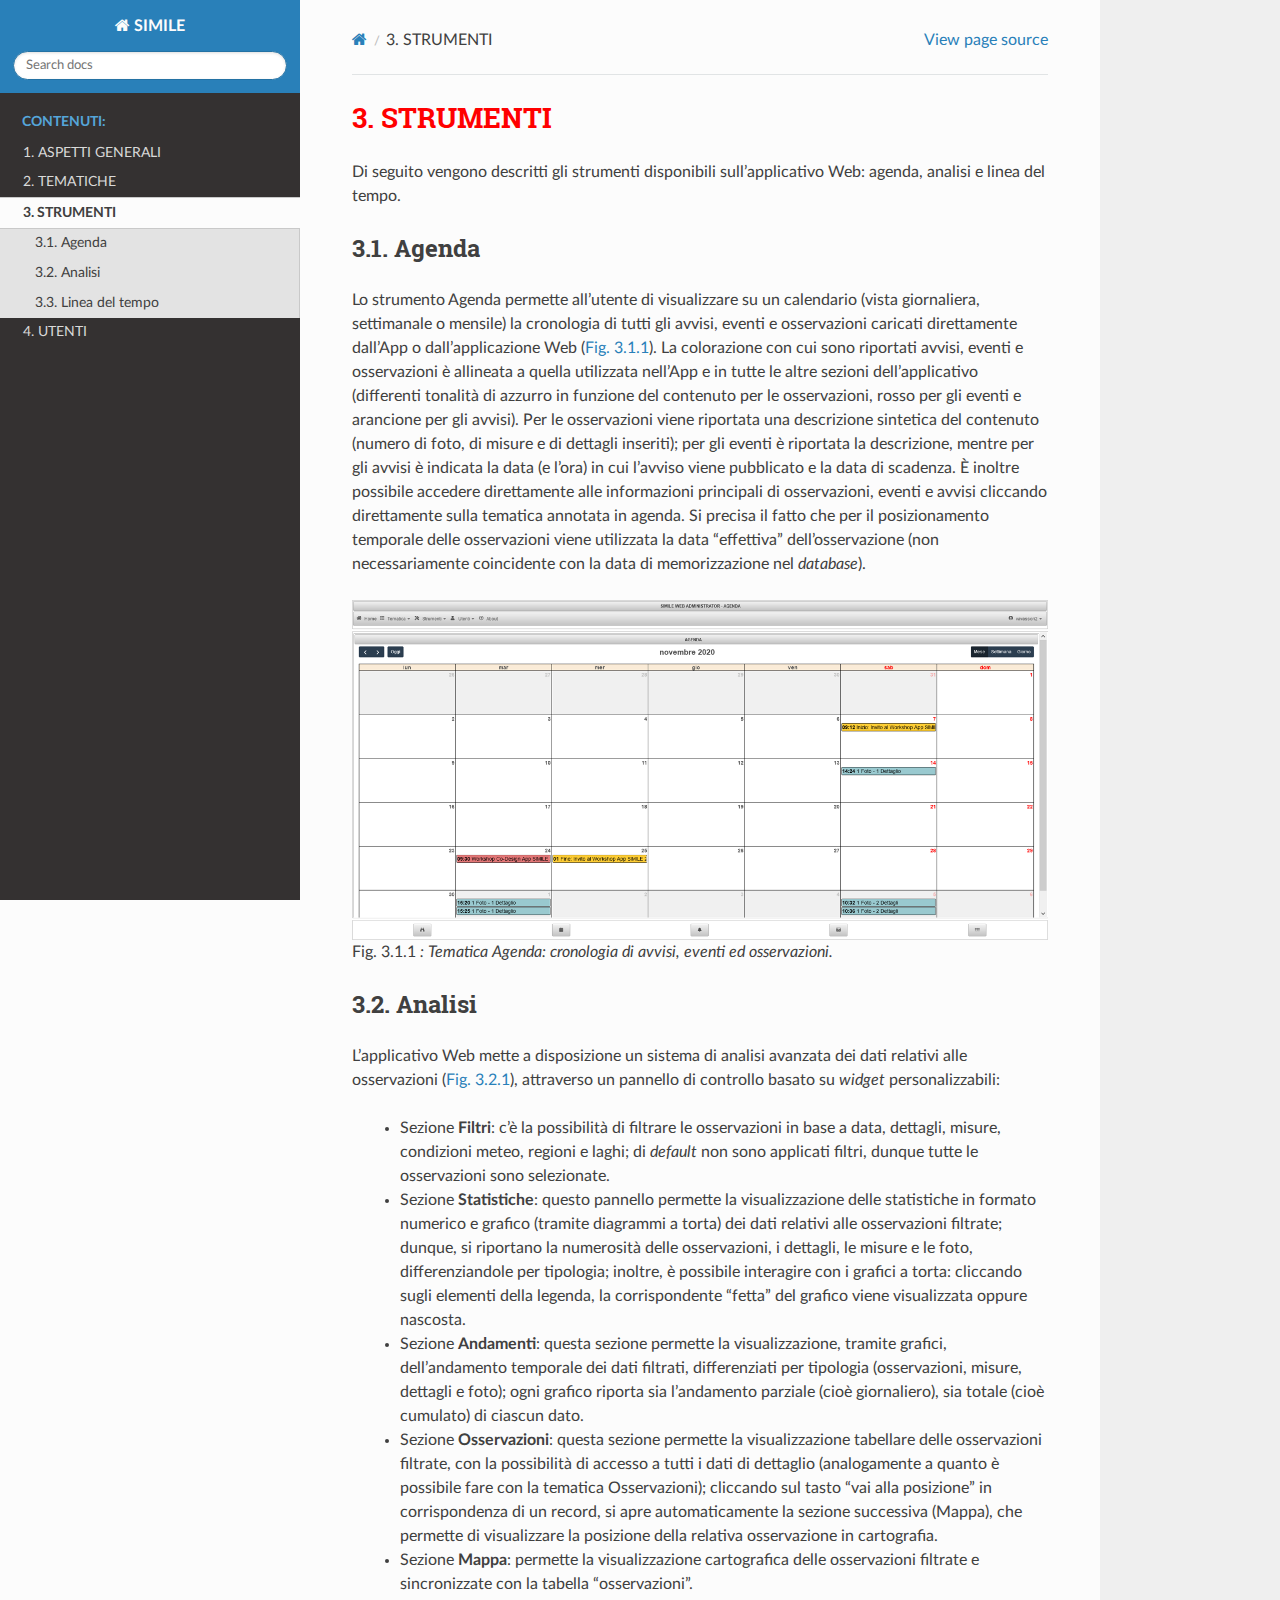
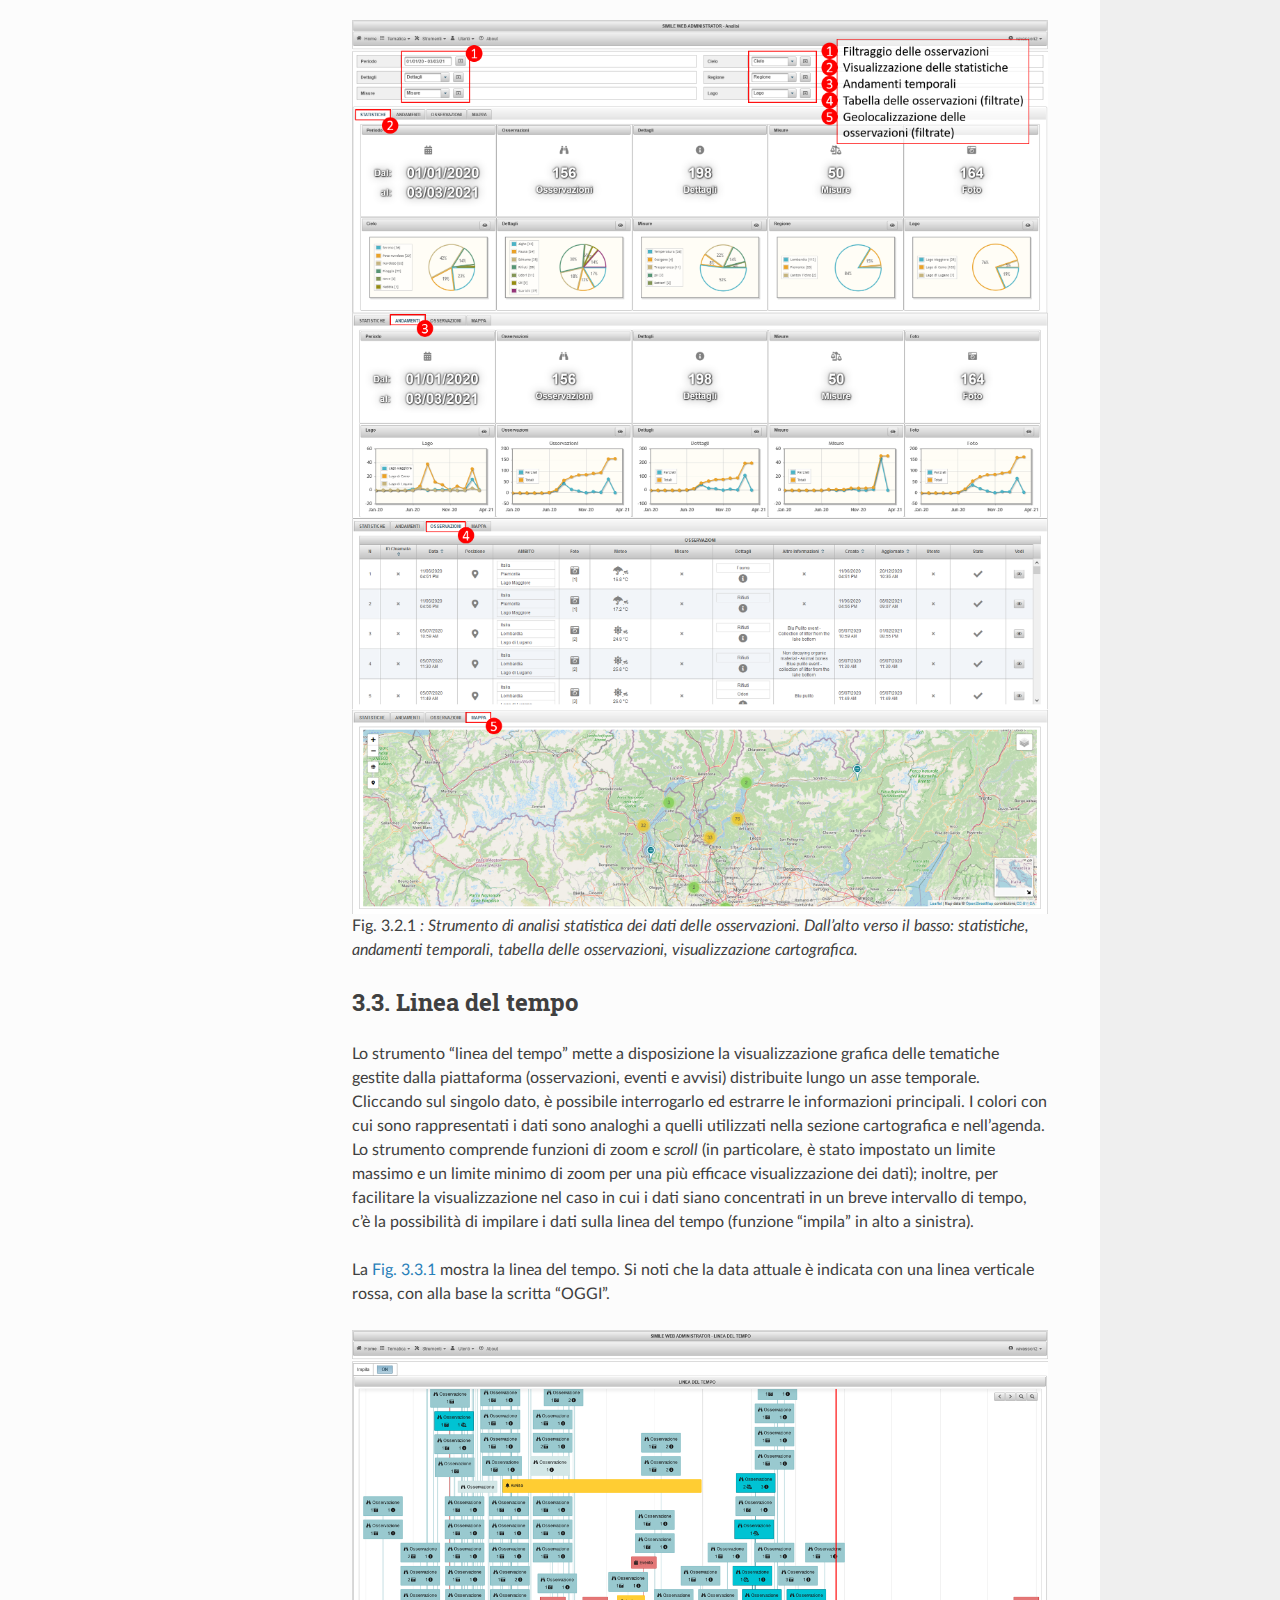
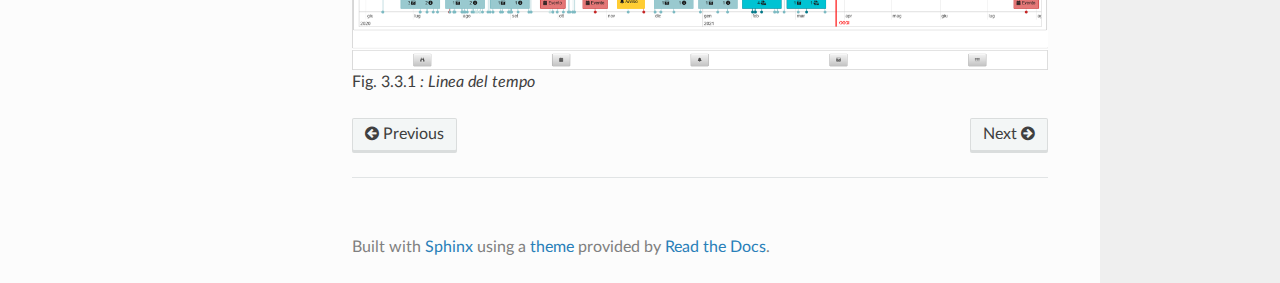
<file: html/3_strumenti.html>
<!DOCTYPE html>
<html class="writer-html5" lang="en" data-content_root="./">
<head>
  <meta charset="utf-8" /><meta name="viewport" content="width=device-width, initial-scale=1" />

  <meta name="viewport" content="width=device-width, initial-scale=1.0" />
  <title>3. STRUMENTI &mdash; SIMILE  documentation</title>
      <link rel="stylesheet" type="text/css" href="_static/pygments.css?v=fa44fd50" />
      <link rel="stylesheet" type="text/css" href="_static/css/theme.css?v=b27929b9" />
      <link rel="stylesheet" type="text/css" href="_static/css/custom.css?v=566da06c" />
      <link rel="stylesheet" type="text/css" href="_static/css/custom.css?v=566da06c" />

  
  <!--[if lt IE 9]>
    <script src="_static/js/html5shiv.min.js"></script>
  <![endif]-->
  
        <script src="_static/jquery.js?v=5d32c60e"></script>
        <script src="_static/_sphinx_javascript_frameworks_compat.js?v=2cd50e6c"></script>
        <script src="_static/documentation_options.js?v=5929fcd5"></script>
        <script src="_static/doctools.js?v=888ff710"></script>
        <script src="_static/sphinx_highlight.js?v=dc90522c"></script>
    <script src="_static/js/theme.js"></script>
    <link rel="index" title="Index" href="genindex.html" />
    <link rel="search" title="Search" href="search.html" />
    <link rel="next" title="4. UTENTI" href="4_utenti.html" />
    <link rel="prev" title="2. TEMATICHE" href="2_tematiche.html" /> 
</head>

<body class="wy-body-for-nav"> 
  <div class="wy-grid-for-nav">
    <nav data-toggle="wy-nav-shift" class="wy-nav-side">
      <div class="wy-side-scroll">
        <div class="wy-side-nav-search" >

          
          
          <a href="index.html" class="icon icon-home">
            SIMILE
          </a>
<div role="search">
  <form id="rtd-search-form" class="wy-form" action="search.html" method="get">
    <input type="text" name="q" placeholder="Search docs" aria-label="Search docs" />
    <input type="hidden" name="check_keywords" value="yes" />
    <input type="hidden" name="area" value="default" />
  </form>
</div>
        </div><div class="wy-menu wy-menu-vertical" data-spy="affix" role="navigation" aria-label="Navigation menu">
              <p class="caption" role="heading"><span class="caption-text">Contenuti:</span></p>
<ul class="current">
<li class="toctree-l1"><a class="reference internal" href="1_aspetti_generali.html">1. ASPETTI GENERALI</a></li>
<li class="toctree-l1"><a class="reference internal" href="2_tematiche.html">2. TEMATICHE</a></li>
<li class="toctree-l1 current"><a class="current reference internal" href="#">3. STRUMENTI</a><ul>
<li class="toctree-l2"><a class="reference internal" href="#agenda">3.1. Agenda</a></li>
<li class="toctree-l2"><a class="reference internal" href="#analisi">3.2. Analisi</a></li>
<li class="toctree-l2"><a class="reference internal" href="#linea-del-tempo">3.3. Linea del tempo</a></li>
</ul>
</li>
<li class="toctree-l1"><a class="reference internal" href="4_utenti.html">4. UTENTI</a></li>
</ul>

        </div>
      </div>
    </nav>

    <section data-toggle="wy-nav-shift" class="wy-nav-content-wrap"><nav class="wy-nav-top" aria-label="Mobile navigation menu" >
          <i data-toggle="wy-nav-top" class="fa fa-bars"></i>
          <a href="index.html">SIMILE</a>
      </nav>

      <div class="wy-nav-content">
        <div class="rst-content">
          <div role="navigation" aria-label="Page navigation">
  <ul class="wy-breadcrumbs">
      <li><a href="index.html" class="icon icon-home" aria-label="Home"></a></li>
      <li class="breadcrumb-item active"><span class="section-number">3. </span>STRUMENTI</li>
      <li class="wy-breadcrumbs-aside">
            <a href="_sources/3_strumenti.rst.txt" rel="nofollow"> View page source</a>
      </li>
  </ul>
  <hr/>
</div>
          <div role="main" class="document" itemscope="itemscope" itemtype="http://schema.org/Article">
           <div itemprop="articleBody">
             
  <section id="strumenti">
<h1><span class="section-number">3. </span>STRUMENTI<a class="headerlink" href="#strumenti" title="Link to this heading"></a></h1>
<p>Di seguito vengono descritti gli strumenti disponibili sull’applicativo Web: agenda, analisi e linea del tempo.</p>
<section id="agenda">
<h2><span class="section-number">3.1. </span>Agenda<a class="headerlink" href="#agenda" title="Link to this heading"></a></h2>
<p>Lo strumento Agenda permette all’utente di visualizzare su un calendario (vista giornaliera, settimanale o mensile) la cronologia di tutti gli avvisi, eventi e osservazioni caricati direttamente dall’App o dall’applicazione Web (<a class="reference internal" href="#id1"><span class="std std-numref">Fig. 3.1.1</span></a>). La colorazione con cui sono riportati avvisi, eventi e osservazioni è allineata a quella utilizzata nell’App e in tutte le altre sezioni dell’applicativo (differenti tonalità di azzurro in funzione del contenuto per le osservazioni, rosso per gli eventi e arancione per gli avvisi). Per le osservazioni viene riportata una descrizione sintetica del contenuto (numero di foto, di misure e di dettagli inseriti); per gli eventi è riportata la descrizione, mentre per gli avvisi è indicata la data (e l’ora) in cui l’avviso viene pubblicato e la data di scadenza. È inoltre possibile accedere direttamente alle informazioni principali di osservazioni, eventi e avvisi cliccando direttamente sulla tematica annotata in agenda. Si precisa il fatto che per il posizionamento temporale delle osservazioni viene utilizzata la data “effettiva” dell’osservazione (non necessariamente coincidente con la data di memorizzazione nel <em>database</em>).</p>
<figure class="align-default" id="id4">
<span id="id1"></span><img alt="_images/Figura10.png" src="_images/Figura10.png" />
<figcaption>
<p><span class="caption-number">Fig. 3.1.1 </span><span class="caption-text">: Tematica Agenda: cronologia di avvisi, eventi ed osservazioni.</span><a class="headerlink" href="#id4" title="Link to this image"></a></p>
</figcaption>
</figure>
</section>
<section id="analisi">
<h2><span class="section-number">3.2. </span>Analisi<a class="headerlink" href="#analisi" title="Link to this heading"></a></h2>
<p>L’applicativo Web mette a disposizione un sistema di analisi avanzata dei dati relativi alle osservazioni (<a class="reference internal" href="#id2"><span class="std std-numref">Fig. 3.2.1</span></a>), attraverso un pannello di controllo basato su <em>widget</em> personalizzabili:</p>
<blockquote>
<div><ul class="simple">
<li><p>Sezione <strong>Filtri</strong>: c’è la possibilità di filtrare le osservazioni in base a data, dettagli, misure, condizioni meteo, regioni e laghi; di <em>default</em> non sono applicati filtri, dunque tutte le osservazioni sono selezionate.</p></li>
<li><p>Sezione <strong>Statistiche</strong>: questo pannello permette la visualizzazione delle statistiche in formato numerico e grafico (tramite diagrammi a torta) dei dati relativi alle osservazioni filtrate; dunque, si riportano la numerosità delle osservazioni, i dettagli, le misure e le foto, differenziandole per tipologia; inoltre, è possibile interagire con i grafici a torta: cliccando sugli elementi della legenda, la corrispondente “fetta” del grafico viene visualizzata oppure nascosta.</p></li>
<li><p>Sezione <strong>Andamenti</strong>: questa sezione permette la visualizzazione, tramite grafici, dell’andamento temporale dei dati filtrati, differenziati per tipologia (osservazioni, misure, dettagli e foto); ogni grafico riporta sia l’andamento parziale (cioè giornaliero), sia totale (cioè cumulato) di ciascun dato.</p></li>
<li><p>Sezione <strong>Osservazioni</strong>: questa sezione permette la visualizzazione tabellare delle osservazioni filtrate, con la possibilità di accesso a tutti i dati di dettaglio (analogamente a quanto è possibile fare con la tematica Osservazioni); cliccando sul tasto “vai alla posizione” in corrispondenza di un record, si apre automaticamente la sezione successiva (Mappa), che permette di visualizzare la posizione della relativa osservazione in cartografia.</p></li>
<li><p>Sezione <strong>Mappa</strong>: permette la visualizzazione cartografica delle osservazioni filtrate e sincronizzate con la tabella “osservazioni”.</p></li>
</ul>
</div></blockquote>
<figure class="align-default" id="id5">
<span id="id2"></span><img alt="_images/Figura11.png" src="_images/Figura11.png" />
<figcaption>
<p><span class="caption-number">Fig. 3.2.1 </span><span class="caption-text">: Strumento di analisi statistica dei dati delle osservazioni. Dall’alto verso il basso: statistiche, andamenti temporali, tabella delle osservazioni, visualizzazione cartografica.</span><a class="headerlink" href="#id5" title="Link to this image"></a></p>
</figcaption>
</figure>
</section>
<section id="linea-del-tempo">
<h2><span class="section-number">3.3. </span>Linea del tempo<a class="headerlink" href="#linea-del-tempo" title="Link to this heading"></a></h2>
<p>Lo strumento “linea del tempo” mette a disposizione la visualizzazione grafica delle tematiche gestite dalla piattaforma (osservazioni, eventi e avvisi) distribuite lungo un asse temporale. Cliccando sul singolo dato, è possibile interrogarlo ed estrarre le informazioni principali. I colori con cui sono rappresentati i dati sono analoghi a quelli utilizzati nella sezione cartografica e nell’agenda. Lo strumento comprende funzioni di zoom e <em>scroll</em> (in particolare, è stato impostato un limite massimo e un limite minimo di zoom per una più efficace visualizzazione dei dati); inoltre, per facilitare la visualizzazione nel caso in cui i dati siano concentrati in un breve intervallo di tempo, c’è la possibilità di impilare i dati sulla linea del tempo (funzione “impila” in alto a sinistra).</p>
<p>La <a class="reference internal" href="#id3"><span class="std std-numref">Fig. 3.3.1</span></a> mostra la linea del tempo. Si noti che la data attuale è indicata con una linea verticale rossa, con alla base la scritta “OGGI”.</p>
<figure class="align-default" id="id6">
<span id="id3"></span><img alt="_images/Figura12.png" src="_images/Figura12.png" />
<figcaption>
<p><span class="caption-number">Fig. 3.3.1 </span><span class="caption-text">: Linea del tempo</span><a class="headerlink" href="#id6" title="Link to this image"></a></p>
</figcaption>
</figure>
</section>
</section>


           </div>
          </div>
          <footer><div class="rst-footer-buttons" role="navigation" aria-label="Footer">
        <a href="2_tematiche.html" class="btn btn-neutral float-left" title="2. TEMATICHE" accesskey="p" rel="prev"><span class="fa fa-arrow-circle-left" aria-hidden="true"></span> Previous</a>
        <a href="4_utenti.html" class="btn btn-neutral float-right" title="4. UTENTI" accesskey="n" rel="next">Next <span class="fa fa-arrow-circle-right" aria-hidden="true"></span></a>
    </div>

  <hr/>

  <div role="contentinfo">
    <p>&#169; Copyright .</p>
  </div>

  Built with <a href="https://www.sphinx-doc.org/">Sphinx</a> using a
    <a href="https://github.com/readthedocs/sphinx_rtd_theme">theme</a>
    provided by <a href="https://readthedocs.org">Read the Docs</a>.
   

</footer>
        </div>
      </div>
    </section>
  </div>
  <script>
      jQuery(function () {
          SphinxRtdTheme.Navigation.enable(true);
      });
  </script> 

</body>
</html>
</file>
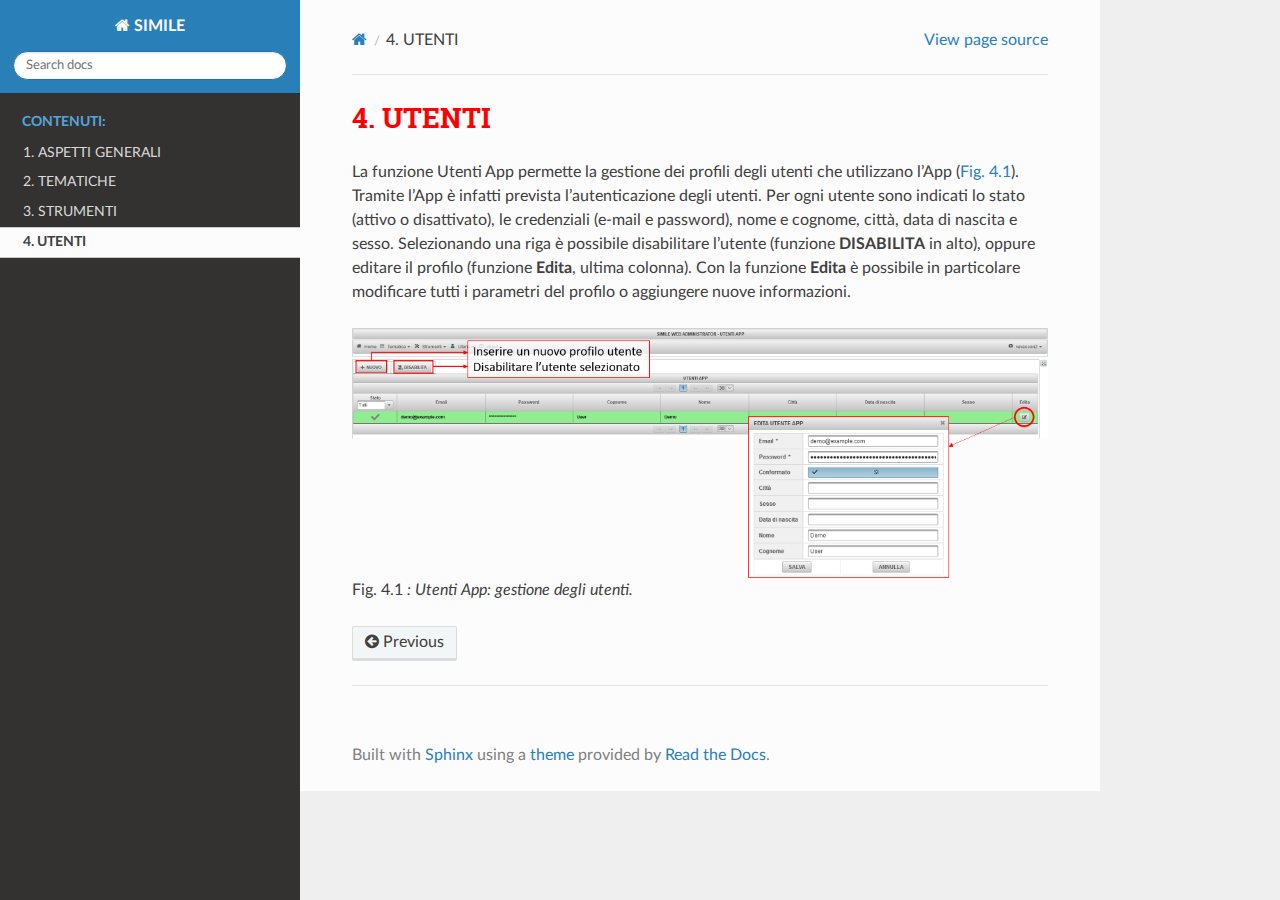
<file: html/4_utenti.html>
<!DOCTYPE html>
<html class="writer-html5" lang="en" data-content_root="./">
<head>
  <meta charset="utf-8" /><meta name="viewport" content="width=device-width, initial-scale=1" />

  <meta name="viewport" content="width=device-width, initial-scale=1.0" />
  <title>4. UTENTI &mdash; SIMILE  documentation</title>
      <link rel="stylesheet" type="text/css" href="_static/pygments.css?v=fa44fd50" />
      <link rel="stylesheet" type="text/css" href="_static/css/theme.css?v=b27929b9" />
      <link rel="stylesheet" type="text/css" href="_static/css/custom.css?v=566da06c" />
      <link rel="stylesheet" type="text/css" href="_static/css/custom.css?v=566da06c" />

  
  <!--[if lt IE 9]>
    <script src="_static/js/html5shiv.min.js"></script>
  <![endif]-->
  
        <script src="_static/jquery.js?v=5d32c60e"></script>
        <script src="_static/_sphinx_javascript_frameworks_compat.js?v=2cd50e6c"></script>
        <script src="_static/documentation_options.js?v=5929fcd5"></script>
        <script src="_static/doctools.js?v=888ff710"></script>
        <script src="_static/sphinx_highlight.js?v=dc90522c"></script>
    <script src="_static/js/theme.js"></script>
    <link rel="index" title="Index" href="genindex.html" />
    <link rel="search" title="Search" href="search.html" />
    <link rel="prev" title="3. STRUMENTI" href="3_strumenti.html" /> 
</head>

<body class="wy-body-for-nav"> 
  <div class="wy-grid-for-nav">
    <nav data-toggle="wy-nav-shift" class="wy-nav-side">
      <div class="wy-side-scroll">
        <div class="wy-side-nav-search" >

          
          
          <a href="index.html" class="icon icon-home">
            SIMILE
          </a>
<div role="search">
  <form id="rtd-search-form" class="wy-form" action="search.html" method="get">
    <input type="text" name="q" placeholder="Search docs" aria-label="Search docs" />
    <input type="hidden" name="check_keywords" value="yes" />
    <input type="hidden" name="area" value="default" />
  </form>
</div>
        </div><div class="wy-menu wy-menu-vertical" data-spy="affix" role="navigation" aria-label="Navigation menu">
              <p class="caption" role="heading"><span class="caption-text">Contenuti:</span></p>
<ul class="current">
<li class="toctree-l1"><a class="reference internal" href="1_aspetti_generali.html">1. ASPETTI GENERALI</a></li>
<li class="toctree-l1"><a class="reference internal" href="2_tematiche.html">2. TEMATICHE</a></li>
<li class="toctree-l1"><a class="reference internal" href="3_strumenti.html">3. STRUMENTI</a></li>
<li class="toctree-l1 current"><a class="current reference internal" href="#">4. UTENTI</a></li>
</ul>

        </div>
      </div>
    </nav>

    <section data-toggle="wy-nav-shift" class="wy-nav-content-wrap"><nav class="wy-nav-top" aria-label="Mobile navigation menu" >
          <i data-toggle="wy-nav-top" class="fa fa-bars"></i>
          <a href="index.html">SIMILE</a>
      </nav>

      <div class="wy-nav-content">
        <div class="rst-content">
          <div role="navigation" aria-label="Page navigation">
  <ul class="wy-breadcrumbs">
      <li><a href="index.html" class="icon icon-home" aria-label="Home"></a></li>
      <li class="breadcrumb-item active"><span class="section-number">4. </span>UTENTI</li>
      <li class="wy-breadcrumbs-aside">
            <a href="_sources/4_utenti.rst.txt" rel="nofollow"> View page source</a>
      </li>
  </ul>
  <hr/>
</div>
          <div role="main" class="document" itemscope="itemscope" itemtype="http://schema.org/Article">
           <div itemprop="articleBody">
             
  <section id="utenti">
<h1><span class="section-number">4. </span>UTENTI<a class="headerlink" href="#utenti" title="Link to this heading"></a></h1>
<p>La funzione Utenti App permette la gestione dei profili degli utenti che utilizzano l’App (<a class="reference internal" href="#id1"><span class="std std-numref">Fig. 4.1</span></a>). Tramite l’App è infatti prevista l’autenticazione degli utenti. Per ogni utente sono indicati lo stato (attivo o disattivato), le credenziali (e-mail e password), nome e cognome, città, data di nascita e sesso. Selezionando una riga è possibile disabilitare l’utente (funzione <strong>DISABILITA</strong> in alto), oppure editare il profilo (funzione <strong>Edita</strong>, ultima colonna). Con la funzione <strong>Edita</strong> è possibile in particolare modificare tutti i parametri del profilo o aggiungere nuove informazioni.</p>
<figure class="align-default" id="id2">
<span id="id1"></span><img alt="_images/Figura13.png" src="_images/Figura13.png" />
<figcaption>
<p><span class="caption-number">Fig. 4.1 </span><span class="caption-text">: Utenti App: gestione degli utenti.</span><a class="headerlink" href="#id2" title="Link to this image"></a></p>
</figcaption>
</figure>
</section>


           </div>
          </div>
          <footer><div class="rst-footer-buttons" role="navigation" aria-label="Footer">
        <a href="3_strumenti.html" class="btn btn-neutral float-left" title="3. STRUMENTI" accesskey="p" rel="prev"><span class="fa fa-arrow-circle-left" aria-hidden="true"></span> Previous</a>
    </div>

  <hr/>

  <div role="contentinfo">
    <p>&#169; Copyright .</p>
  </div>

  Built with <a href="https://www.sphinx-doc.org/">Sphinx</a> using a
    <a href="https://github.com/readthedocs/sphinx_rtd_theme">theme</a>
    provided by <a href="https://readthedocs.org">Read the Docs</a>.
   

</footer>
        </div>
      </div>
    </section>
  </div>
  <script>
      jQuery(function () {
          SphinxRtdTheme.Navigation.enable(true);
      });
  </script> 

</body>
</html>
</file>
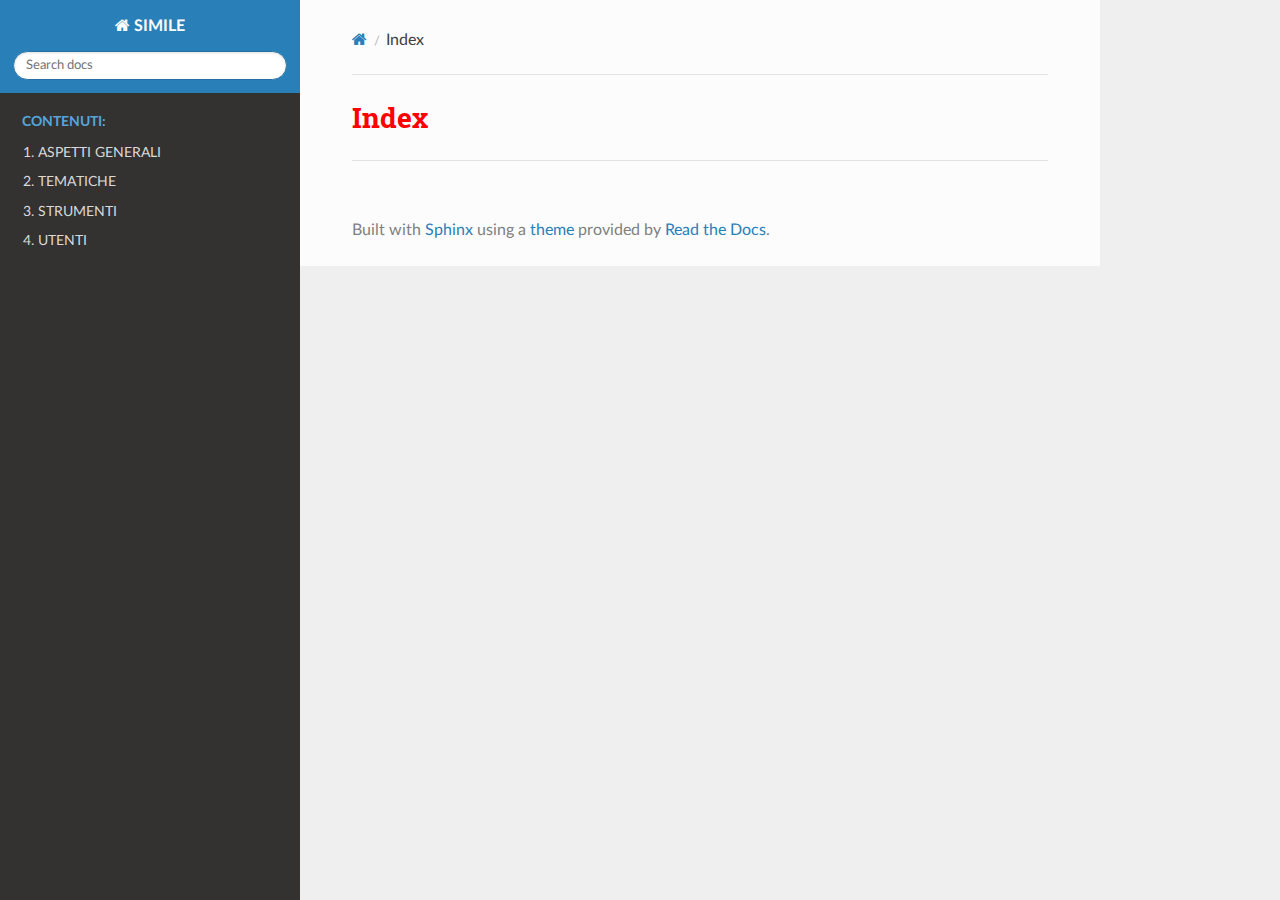
<file: html/genindex.html>
<!DOCTYPE html>
<html class="writer-html5" lang="en" data-content_root="./">
<head>
  <meta charset="utf-8" />
  <meta name="viewport" content="width=device-width, initial-scale=1.0" />
  <title>Index &mdash; SIMILE  documentation</title>
      <link rel="stylesheet" type="text/css" href="_static/pygments.css?v=fa44fd50" />
      <link rel="stylesheet" type="text/css" href="_static/css/theme.css?v=b27929b9" />
      <link rel="stylesheet" type="text/css" href="_static/css/custom.css?v=566da06c" />
      <link rel="stylesheet" type="text/css" href="_static/css/custom.css?v=566da06c" />

  
  <!--[if lt IE 9]>
    <script src="_static/js/html5shiv.min.js"></script>
  <![endif]-->
  
        <script src="_static/jquery.js?v=5d32c60e"></script>
        <script src="_static/_sphinx_javascript_frameworks_compat.js?v=2cd50e6c"></script>
        <script src="_static/documentation_options.js?v=5929fcd5"></script>
        <script src="_static/doctools.js?v=888ff710"></script>
        <script src="_static/sphinx_highlight.js?v=dc90522c"></script>
    <script src="_static/js/theme.js"></script>
    <link rel="index" title="Index" href="#" />
    <link rel="search" title="Search" href="search.html" /> 
</head>

<body class="wy-body-for-nav"> 
  <div class="wy-grid-for-nav">
    <nav data-toggle="wy-nav-shift" class="wy-nav-side">
      <div class="wy-side-scroll">
        <div class="wy-side-nav-search" >

          
          
          <a href="index.html" class="icon icon-home">
            SIMILE
          </a>
<div role="search">
  <form id="rtd-search-form" class="wy-form" action="search.html" method="get">
    <input type="text" name="q" placeholder="Search docs" aria-label="Search docs" />
    <input type="hidden" name="check_keywords" value="yes" />
    <input type="hidden" name="area" value="default" />
  </form>
</div>
        </div><div class="wy-menu wy-menu-vertical" data-spy="affix" role="navigation" aria-label="Navigation menu">
              <p class="caption" role="heading"><span class="caption-text">Contenuti:</span></p>
<ul>
<li class="toctree-l1"><a class="reference internal" href="1_aspetti_generali.html">1. ASPETTI GENERALI</a></li>
<li class="toctree-l1"><a class="reference internal" href="2_tematiche.html">2. TEMATICHE</a></li>
<li class="toctree-l1"><a class="reference internal" href="3_strumenti.html">3. STRUMENTI</a></li>
<li class="toctree-l1"><a class="reference internal" href="4_utenti.html">4. UTENTI</a></li>
</ul>

        </div>
      </div>
    </nav>

    <section data-toggle="wy-nav-shift" class="wy-nav-content-wrap"><nav class="wy-nav-top" aria-label="Mobile navigation menu" >
          <i data-toggle="wy-nav-top" class="fa fa-bars"></i>
          <a href="index.html">SIMILE</a>
      </nav>

      <div class="wy-nav-content">
        <div class="rst-content">
          <div role="navigation" aria-label="Page navigation">
  <ul class="wy-breadcrumbs">
      <li><a href="index.html" class="icon icon-home" aria-label="Home"></a></li>
      <li class="breadcrumb-item active">Index</li>
      <li class="wy-breadcrumbs-aside">
      </li>
  </ul>
  <hr/>
</div>
          <div role="main" class="document" itemscope="itemscope" itemtype="http://schema.org/Article">
           <div itemprop="articleBody">
             

<h1 id="index">Index</h1>

<div class="genindex-jumpbox">
 
</div>


           </div>
          </div>
          <footer>

  <hr/>

  <div role="contentinfo">
    <p>&#169; Copyright .</p>
  </div>

  Built with <a href="https://www.sphinx-doc.org/">Sphinx</a> using a
    <a href="https://github.com/readthedocs/sphinx_rtd_theme">theme</a>
    provided by <a href="https://readthedocs.org">Read the Docs</a>.
   

</footer>
        </div>
      </div>
    </section>
  </div>
  <script>
      jQuery(function () {
          SphinxRtdTheme.Navigation.enable(true);
      });
  </script> 

</body>
</html>
</file>
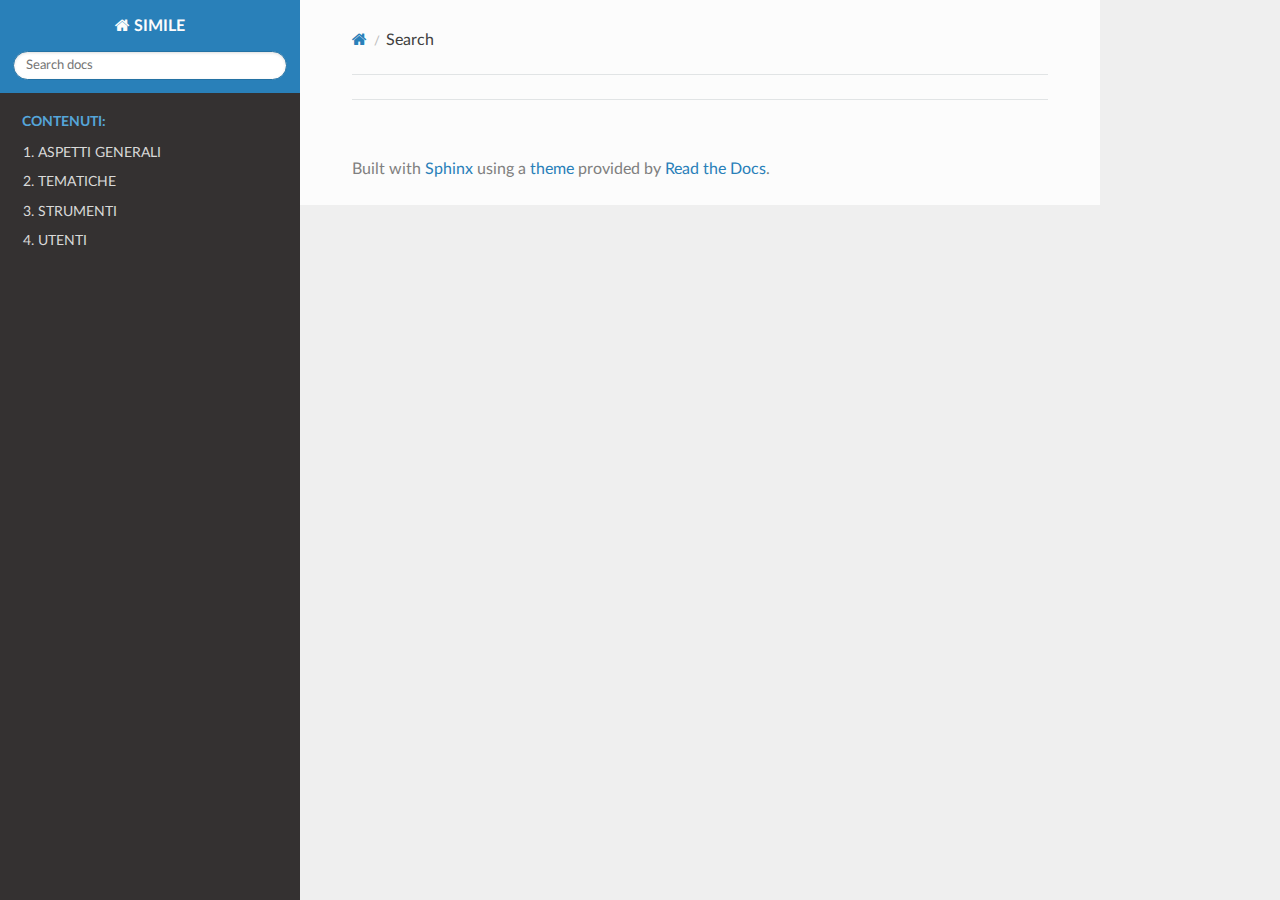
<file: html/search.html>
<!DOCTYPE html>
<html class="writer-html5" lang="en" data-content_root="./">
<head>
  <meta charset="utf-8" />
  <meta name="viewport" content="width=device-width, initial-scale=1.0" />
  <title>Search &mdash; SIMILE  documentation</title>
      <link rel="stylesheet" type="text/css" href="_static/pygments.css?v=fa44fd50" />
      <link rel="stylesheet" type="text/css" href="_static/css/theme.css?v=b27929b9" />
      <link rel="stylesheet" type="text/css" href="_static/css/custom.css?v=566da06c" />
      <link rel="stylesheet" type="text/css" href="_static/css/custom.css?v=566da06c" />

  
    
  <!--[if lt IE 9]>
    <script src="_static/js/html5shiv.min.js"></script>
  <![endif]-->
  
        <script src="_static/jquery.js?v=5d32c60e"></script>
        <script src="_static/_sphinx_javascript_frameworks_compat.js?v=2cd50e6c"></script>
        <script src="_static/documentation_options.js?v=5929fcd5"></script>
        <script src="_static/doctools.js?v=888ff710"></script>
        <script src="_static/sphinx_highlight.js?v=dc90522c"></script>
    <script src="_static/js/theme.js"></script>
    <script src="_static/searchtools.js"></script>
    <script src="_static/language_data.js"></script>
    <link rel="index" title="Index" href="genindex.html" />
    <link rel="search" title="Search" href="#" /> 
</head>

<body class="wy-body-for-nav"> 
  <div class="wy-grid-for-nav">
    <nav data-toggle="wy-nav-shift" class="wy-nav-side">
      <div class="wy-side-scroll">
        <div class="wy-side-nav-search" >

          
          
          <a href="index.html" class="icon icon-home">
            SIMILE
          </a>
<div role="search">
  <form id="rtd-search-form" class="wy-form" action="#" method="get">
    <input type="text" name="q" placeholder="Search docs" aria-label="Search docs" />
    <input type="hidden" name="check_keywords" value="yes" />
    <input type="hidden" name="area" value="default" />
  </form>
</div>
        </div><div class="wy-menu wy-menu-vertical" data-spy="affix" role="navigation" aria-label="Navigation menu">
              <p class="caption" role="heading"><span class="caption-text">Contenuti:</span></p>
<ul>
<li class="toctree-l1"><a class="reference internal" href="1_aspetti_generali.html">1. ASPETTI GENERALI</a></li>
<li class="toctree-l1"><a class="reference internal" href="2_tematiche.html">2. TEMATICHE</a></li>
<li class="toctree-l1"><a class="reference internal" href="3_strumenti.html">3. STRUMENTI</a></li>
<li class="toctree-l1"><a class="reference internal" href="4_utenti.html">4. UTENTI</a></li>
</ul>

        </div>
      </div>
    </nav>

    <section data-toggle="wy-nav-shift" class="wy-nav-content-wrap"><nav class="wy-nav-top" aria-label="Mobile navigation menu" >
          <i data-toggle="wy-nav-top" class="fa fa-bars"></i>
          <a href="index.html">SIMILE</a>
      </nav>

      <div class="wy-nav-content">
        <div class="rst-content">
          <div role="navigation" aria-label="Page navigation">
  <ul class="wy-breadcrumbs">
      <li><a href="index.html" class="icon icon-home" aria-label="Home"></a></li>
      <li class="breadcrumb-item active">Search</li>
      <li class="wy-breadcrumbs-aside">
      </li>
  </ul>
  <hr/>
</div>
          <div role="main" class="document" itemscope="itemscope" itemtype="http://schema.org/Article">
           <div itemprop="articleBody">
             
  <noscript>
  <div id="fallback" class="admonition warning">
    <p class="last">
      Please activate JavaScript to enable the search functionality.
    </p>
  </div>
  </noscript>

  
  <div id="search-results">
  
  </div>

           </div>
          </div>
          <footer>

  <hr/>

  <div role="contentinfo">
    <p>&#169; Copyright .</p>
  </div>

  Built with <a href="https://www.sphinx-doc.org/">Sphinx</a> using a
    <a href="https://github.com/readthedocs/sphinx_rtd_theme">theme</a>
    provided by <a href="https://readthedocs.org">Read the Docs</a>.
   

</footer>
        </div>
      </div>
    </section>
  </div>
  <script>
      jQuery(function () {
          SphinxRtdTheme.Navigation.enable(true);
      });
  </script>
  <script>
    jQuery(function() { Search.loadIndex("searchindex.js"); });
  </script>
  
  <script id="searchindexloader"></script>
   


</body>
</html>
</file>
<file: html/_static/pygments.css>
pre { line-height: 125%; }
td.linenos .normal { color: inherit; background-color: transparent; padding-left: 5px; padding-right: 5px; }
span.linenos { color: inherit; background-color: transparent; padding-left: 5px; padding-right: 5px; }
td.linenos .special { color: #000000; background-color: #ffffc0; padding-left: 5px; padding-right: 5px; }
span.linenos.special { color: #000000; background-color: #ffffc0; padding-left: 5px; padding-right: 5px; }
.highlight .hll { background-color: #ffffcc }
.highlight { background: #eeffcc; }
.highlight .c { color: #408090; font-style: italic } /* Comment */
.highlight .err { border: 1px solid #FF0000 } /* Error */
.highlight .k { color: #007020; font-weight: bold } /* Keyword */
.highlight .o { color: #666666 } /* Operator */
.highlight .ch { color: #408090; font-style: italic } /* Comment.Hashbang */
.highlight .cm { color: #408090; font-style: italic } /* Comment.Multiline */
.highlight .cp { color: #007020 } /* Comment.Preproc */
.highlight .cpf { color: #408090; font-style: italic } /* Comment.PreprocFile */
.highlight .c1 { color: #408090; font-style: italic } /* Comment.Single */
.highlight .cs { color: #408090; background-color: #fff0f0 } /* Comment.Special */
.highlight .gd { color: #A00000 } /* Generic.Deleted */
.highlight .ge { font-style: italic } /* Generic.Emph */
.highlight .gr { color: #FF0000 } /* Generic.Error */
.highlight .gh { color: #000080; font-weight: bold } /* Generic.Heading */
.highlight .gi { color: #00A000 } /* Generic.Inserted */
.highlight .go { color: #333333 } /* Generic.Output */
.highlight .gp { color: #c65d09; font-weight: bold } /* Generic.Prompt */
.highlight .gs { font-weight: bold } /* Generic.Strong */
.highlight .gu { color: #800080; font-weight: bold } /* Generic.Subheading */
.highlight .gt { color: #0044DD } /* Generic.Traceback */
.highlight .kc { color: #007020; font-weight: bold } /* Keyword.Constant */
.highlight .kd { color: #007020; font-weight: bold } /* Keyword.Declaration */
.highlight .kn { color: #007020; font-weight: bold } /* Keyword.Namespace */
.highlight .kp { color: #007020 } /* Keyword.Pseudo */
.highlight .kr { color: #007020; font-weight: bold } /* Keyword.Reserved */
.highlight .kt { color: #902000 } /* Keyword.Type */
.highlight .m { color: #208050 } /* Literal.Number */
.highlight .s { color: #4070a0 } /* Literal.String */
.highlight .na { color: #4070a0 } /* Name.Attribute */
.highlight .nb { color: #007020 } /* Name.Builtin */
.highlight .nc { color: #0e84b5; font-weight: bold } /* Name.Class */
.highlight .no { color: #60add5 } /* Name.Constant */
.highlight .nd { color: #555555; font-weight: bold } /* Name.Decorator */
.highlight .ni { color: #d55537; font-weight: bold } /* Name.Entity */
.highlight .ne { color: #007020 } /* Name.Exception */
.highlight .nf { color: #06287e } /* Name.Function */
.highlight .nl { color: #002070; font-weight: bold } /* Name.Label */
.highlight .nn { color: #0e84b5; font-weight: bold } /* Name.Namespace */
.highlight .nt { color: #062873; font-weight: bold } /* Name.Tag */
.highlight .nv { color: #bb60d5 } /* Name.Variable */
.highlight .ow { color: #007020; font-weight: bold } /* Operator.Word */
.highlight .w { color: #bbbbbb } /* Text.Whitespace */
.highlight .mb { color: #208050 } /* Literal.Number.Bin */
.highlight .mf { color: #208050 } /* Literal.Number.Float */
.highlight .mh { color: #208050 } /* Literal.Number.Hex */
.highlight .mi { color: #208050 } /* Literal.Number.Integer */
.highlight .mo { color: #208050 } /* Literal.Number.Oct */
.highlight .sa { color: #4070a0 } /* Literal.String.Affix */
.highlight .sb { color: #4070a0 } /* Literal.String.Backtick */
.highlight .sc { color: #4070a0 } /* Literal.String.Char */
.highlight .dl { color: #4070a0 } /* Literal.String.Delimiter */
.highlight .sd { color: #4070a0; font-style: italic } /* Literal.String.Doc */
.highlight .s2 { color: #4070a0 } /* Literal.String.Double */
.highlight .se { color: #4070a0; font-weight: bold } /* Literal.String.Escape */
.highlight .sh { color: #4070a0 } /* Literal.String.Heredoc */
.highlight .si { color: #70a0d0; font-style: italic } /* Literal.String.Interpol */
.highlight .sx { color: #c65d09 } /* Literal.String.Other */
.highlight .sr { color: #235388 } /* Literal.String.Regex */
.highlight .s1 { color: #4070a0 } /* Literal.String.Single */
.highlight .ss { color: #517918 } /* Literal.String.Symbol */
.highlight .bp { color: #007020 } /* Name.Builtin.Pseudo */
.highlight .fm { color: #06287e } /* Name.Function.Magic */
.highlight .vc { color: #bb60d5 } /* Name.Variable.Class */
.highlight .vg { color: #bb60d5 } /* Name.Variable.Global */
.highlight .vi { color: #bb60d5 } /* Name.Variable.Instance */
.highlight .vm { color: #bb60d5 } /* Name.Variable.Magic */
.highlight .il { color: #208050 } /* Literal.Number.Integer.Long */
</file>
<file: html/_static/css/theme.css>
div[role=contentinfo] {
	visibility: hidden;
	position: relative;
}html{box-sizing:border-box}*,:after,:before{box-sizing:inherit}article,aside,details,figcaption,figure,footer,header,hgroup,nav,section{display:block}audio,canvas,video{display:inline-block;*display:inline;*zoom:1}[hidden],audio:not([controls]){display:none}*{-webkit-box-sizing:border-box;-moz-box-sizing:border-box;box-sizing:border-box}html{font-size:100%;-webkit-text-size-adjust:100%;-ms-text-size-adjust:100%}body{margin:0}a:active,a:hover{outline:0}abbr[title]{border-bottom:1px dotted}b,strong{font-weight:700}blockquote{margin:0}dfn{font-style:italic}ins{background:#ff9;text-decoration:none}ins,mark{color:#000}mark{background:#ff0;font-style:italic;font-weight:700}.rst-content code,.rst-content tt,code,kbd,pre,samp{font-family:monospace,serif;_font-family:courier new,monospace;font-size:1em}pre{white-space:pre}q{quotes:none}q:after,q:before{content:"";content:none}small{font-size:85%}sub,sup{font-size:75%;line-height:0;position:relative;vertical-align:baseline}sup{top:-.5em}sub{bottom:-.25em}dl,ol,ul{margin:0;padding:0;list-style:none;list-style-image:none}li{list-style:none}dd{margin:0}img{border:0;-ms-interpolation-mode:bicubic;vertical-align:middle;max-width:100%}svg:not(:root){overflow:hidden}figure,form{margin:0}label{cursor:pointer}button,input,select,textarea{font-size:100%;margin:0;vertical-align:baseline;*vertical-align:middle}button,input{line-height:normal}button,input[type=button],input[type=reset],input[type=submit]{cursor:pointer;-webkit-appearance:button;*overflow:visible}button[disabled],input[disabled]{cursor:default}input[type=search]{-webkit-appearance:textfield;-moz-box-sizing:content-box;-webkit-box-sizing:content-box;box-sizing:content-box}textarea{resize:vertical}table{border-collapse:collapse;border-spacing:0}td{vertical-align:top}.chromeframe{margin:.2em 0;background:#ccc;color:#000;padding:.2em 0}.ir{display:block;border:0;text-indent:-999em;overflow:hidden;background-color:transparent;background-repeat:no-repeat;text-align:left;direction:ltr;*line-height:0}.ir br{display:none}.hidden{display:none!important;visibility:hidden}.visuallyhidden{border:0;clip:rect(0 0 0 0);height:1px;margin:-1px;overflow:hidden;padding:0;position:absolute;width:1px}.visuallyhidden.focusable:active,.visuallyhidden.focusable:focus{clip:auto;height:auto;margin:0;overflow:visible;position:static;width:auto}.invisible{visibility:hidden}.relative{position:relative}big,small{font-size:100%}@media print{body,html,section{background:none!important}*{box-shadow:none!important;text-shadow:none!important;filter:none!important;-ms-filter:none!important}a,a:visited{text-decoration:underline}.ir a:after,a[href^="#"]:after,a[href^="javascript:"]:after{content:""}blockquote,pre{page-break-inside:avoid}thead{display:table-header-group}img,tr{page-break-inside:avoid}img{max-width:100%!important}@page{margin:.5cm}.rst-content .toctree-wrapper>p.caption,h2,h3,p{orphans:3;widows:3}.rst-content .toctree-wrapper>p.caption,h2,h3{page-break-after:avoid}}.btn,.fa:before,.icon:before,.rst-content .admonition,.rst-content .admonition-title:before,.rst-content .admonition-todo,.rst-content .attention,.rst-content .caution,.rst-content .code-block-caption .headerlink:before,.rst-content .danger,.rst-content .eqno .headerlink:before,.rst-content .error,.rst-content .hint,.rst-content .important,.rst-content .note,.rst-content .seealso,.rst-content .tip,.rst-content .warning,.rst-content code.download span:first-child:before,.rst-content dl dt .headerlink:before,.rst-content h1 .headerlink:before,.rst-content h2 .headerlink:before,.rst-content h3 .headerlink:before,.rst-content h4 .headerlink:before,.rst-content h5 .headerlink:before,.rst-content h6 .headerlink:before,.rst-content p.caption .headerlink:before,.rst-content p .headerlink:before,.rst-content table>caption .headerlink:before,.rst-content tt.download span:first-child:before,.wy-alert,.wy-dropdown .caret:before,.wy-inline-validate.wy-inline-validate-danger .wy-input-context:before,.wy-inline-validate.wy-inline-validate-info .wy-input-context:before,.wy-inline-validate.wy-inline-validate-success .wy-input-context:before,.wy-inline-validate.wy-inline-validate-warning .wy-input-context:before,.wy-menu-vertical li.current>a button.toctree-expand:before,.wy-menu-vertical li.on a button.toctree-expand:before,.wy-menu-vertical li button.toctree-expand:before,input[type=color],input[type=date],input[type=datetime-local],input[type=datetime],input[type=email],input[type=month],input[type=number],input[type=password],input[type=search],input[type=tel],input[type=text],input[type=time],input[type=url],input[type=week],select,textarea{-webkit-font-smoothing:antialiased}.clearfix{*zoom:1}.clearfix:after,.clearfix:before{display:table;content:""}.clearfix:after{clear:both}/*!
 *  Font Awesome 4.7.0 by @davegandy - http://fontawesome.io - @fontawesome
 *  License - http://fontawesome.io/license (Font: SIL OFL 1.1, CSS: MIT License)
 */@font-face{font-family:FontAwesome;src:url(fonts/fontawesome-webfont.eot?674f50d287a8c48dc19ba404d20fe713);src:url(fonts/fontawesome-webfont.eot?674f50d287a8c48dc19ba404d20fe713?#iefix&v=4.7.0) format("embedded-opentype"),url(fonts/fontawesome-webfont.woff2?af7ae505a9eed503f8b8e6982036873e) format("woff2"),url(fonts/fontawesome-webfont.woff?fee66e712a8a08eef5805a46892932ad) format("woff"),url(fonts/fontawesome-webfont.ttf?b06871f281fee6b241d60582ae9369b9) format("truetype"),url(fonts/fontawesome-webfont.svg?912ec66d7572ff821749319396470bde#fontawesomeregular) format("svg");font-weight:400;font-style:normal}.fa,.icon,.rst-content .admonition-title,.rst-content .code-block-caption .headerlink,.rst-content .eqno .headerlink,.rst-content code.download span:first-child,.rst-content dl dt .headerlink,.rst-content h1 .headerlink,.rst-content h2 .headerlink,.rst-content h3 .headerlink,.rst-content h4 .headerlink,.rst-content h5 .headerlink,.rst-content h6 .headerlink,.rst-content p.caption .headerlink,.rst-content p .headerlink,.rst-content table>caption .headerlink,.rst-content tt.download span:first-child,.wy-menu-vertical li.current>a button.toctree-expand,.wy-menu-vertical li.on a button.toctree-expand,.wy-menu-vertical li button.toctree-expand{display:inline-block;font:normal normal normal 14px/1 FontAwesome;font-size:inherit;text-rendering:auto;-webkit-font-smoothing:antialiased;-moz-osx-font-smoothing:grayscale}.fa-lg{font-size:1.33333em;line-height:.75em;vertical-align:-15%}.fa-2x{font-size:2em}.fa-3x{font-size:3em}.fa-4x{font-size:4em}.fa-5x{font-size:5em}.fa-fw{width:1.28571em;text-align:center}.fa-ul{padding-left:0;margin-left:2.14286em;list-style-type:none}.fa-ul>li{position:relative}.fa-li{position:absolute;left:-2.14286em;width:2.14286em;top:.14286em;text-align:center}.fa-li.fa-lg{left:-1.85714em}.fa-border{padding:.2em .25em .15em;border:.08em solid #eee;border-radius:.1em}.fa-pull-left{float:left}.fa-pull-right{float:right}.fa-pull-left.icon,.fa.fa-pull-left,.rst-content .code-block-caption .fa-pull-left.headerlink,.rst-content .eqno .fa-pull-left.headerlink,.rst-content .fa-pull-left.admonition-title,.rst-content code.download span.fa-pull-left:first-child,.rst-content dl dt .fa-pull-left.headerlink,.rst-content h1 .fa-pull-left.headerlink,.rst-content h2 .fa-pull-left.headerlink,.rst-content h3 .fa-pull-left.headerlink,.rst-content h4 .fa-pull-left.headerlink,.rst-content h5 .fa-pull-left.headerlink,.rst-content h6 .fa-pull-left.headerlink,.rst-content p .fa-pull-left.headerlink,.rst-content table>caption .fa-pull-left.headerlink,.rst-content tt.download span.fa-pull-left:first-child,.wy-menu-vertical li.current>a button.fa-pull-left.toctree-expand,.wy-menu-vertical li.on a button.fa-pull-left.toctree-expand,.wy-menu-vertical li button.fa-pull-left.toctree-expand{margin-right:.3em}.fa-pull-right.icon,.fa.fa-pull-right,.rst-content .code-block-caption .fa-pull-right.headerlink,.rst-content .eqno .fa-pull-right.headerlink,.rst-content .fa-pull-right.admonition-title,.rst-content code.download span.fa-pull-right:first-child,.rst-content dl dt .fa-pull-right.headerlink,.rst-content h1 .fa-pull-right.headerlink,.rst-content h2 .fa-pull-right.headerlink,.rst-content h3 .fa-pull-right.headerlink,.rst-content h4 .fa-pull-right.headerlink,.rst-content h5 .fa-pull-right.headerlink,.rst-content h6 .fa-pull-right.headerlink,.rst-content p .fa-pull-right.headerlink,.rst-content table>caption .fa-pull-right.headerlink,.rst-content tt.download span.fa-pull-right:first-child,.wy-menu-vertical li.current>a button.fa-pull-right.toctree-expand,.wy-menu-vertical li.on a button.fa-pull-right.toctree-expand,.wy-menu-vertical li button.fa-pull-right.toctree-expand{margin-left:.3em}.pull-right{float:right}.pull-left{float:left}.fa.pull-left,.pull-left.icon,.rst-content .code-block-caption .pull-left.headerlink,.rst-content .eqno .pull-left.headerlink,.rst-content .pull-left.admonition-title,.rst-content code.download span.pull-left:first-child,.rst-content dl dt .pull-left.headerlink,.rst-content h1 .pull-left.headerlink,.rst-content h2 .pull-left.headerlink,.rst-content h3 .pull-left.headerlink,.rst-content h4 .pull-left.headerlink,.rst-content h5 .pull-left.headerlink,.rst-content h6 .pull-left.headerlink,.rst-content p .pull-left.headerlink,.rst-content table>caption .pull-left.headerlink,.rst-content tt.download span.pull-left:first-child,.wy-menu-vertical li.current>a button.pull-left.toctree-expand,.wy-menu-vertical li.on a button.pull-left.toctree-expand,.wy-menu-vertical li button.pull-left.toctree-expand{margin-right:.3em}.fa.pull-right,.pull-right.icon,.rst-content .code-block-caption .pull-right.headerlink,.rst-content .eqno .pull-right.headerlink,.rst-content .pull-right.admonition-title,.rst-content code.download span.pull-right:first-child,.rst-content dl dt .pull-right.headerlink,.rst-content h1 .pull-right.headerlink,.rst-content h2 .pull-right.headerlink,.rst-content h3 .pull-right.headerlink,.rst-content h4 .pull-right.headerlink,.rst-content h5 .pull-right.headerlink,.rst-content h6 .pull-right.headerlink,.rst-content p .pull-right.headerlink,.rst-content table>caption .pull-right.headerlink,.rst-content tt.download span.pull-right:first-child,.wy-menu-vertical li.current>a button.pull-right.toctree-expand,.wy-menu-vertical li.on a button.pull-right.toctree-expand,.wy-menu-vertical li button.pull-right.toctree-expand{margin-left:.3em}.fa-spin{-webkit-animation:fa-spin 2s linear infinite;animation:fa-spin 2s linear infinite}.fa-pulse{-webkit-animation:fa-spin 1s steps(8) infinite;animation:fa-spin 1s steps(8) infinite}@-webkit-keyframes fa-spin{0%{-webkit-transform:rotate(0deg);transform:rotate(0deg)}to{-webkit-transform:rotate(359deg);transform:rotate(359deg)}}@keyframes fa-spin{0%{-webkit-transform:rotate(0deg);transform:rotate(0deg)}to{-webkit-transform:rotate(359deg);transform:rotate(359deg)}}.fa-rotate-90{-ms-filter:"progid:DXImageTransform.Microsoft.BasicImage(rotation=1)";-webkit-transform:rotate(90deg);-ms-transform:rotate(90deg);transform:rotate(90deg)}.fa-rotate-180{-ms-filter:"progid:DXImageTransform.Microsoft.BasicImage(rotation=2)";-webkit-transform:rotate(180deg);-ms-transform:rotate(180deg);transform:rotate(180deg)}.fa-rotate-270{-ms-filter:"progid:DXImageTransform.Microsoft.BasicImage(rotation=3)";-webkit-transform:rotate(270deg);-ms-transform:rotate(270deg);transform:rotate(270deg)}.fa-flip-horizontal{-ms-filter:"progid:DXImageTransform.Microsoft.BasicImage(rotation=0, mirror=1)";-webkit-transform:scaleX(-1);-ms-transform:scaleX(-1);transform:scaleX(-1)}.fa-flip-vertical{-ms-filter:"progid:DXImageTransform.Microsoft.BasicImage(rotation=2, mirror=1)";-webkit-transform:scaleY(-1);-ms-transform:scaleY(-1);transform:scaleY(-1)}:root .fa-flip-horizontal,:root .fa-flip-vertical,:root .fa-rotate-90,:root .fa-rotate-180,:root .fa-rotate-270{filter:none}.fa-stack{position:relative;display:inline-block;width:2em;height:2em;line-height:2em;vertical-align:middle}.fa-stack-1x,.fa-stack-2x{position:absolute;left:0;width:100%;text-align:center}.fa-stack-1x{line-height:inherit}.fa-stack-2x{font-size:2em}.fa-inverse{color:#fff}.fa-glass:before{content:""}.fa-music:before{content:""}.fa-search:before,.icon-search:before{content:""}.fa-envelope-o:before{content:""}.fa-heart:before{content:""}.fa-star:before{content:""}.fa-star-o:before{content:""}.fa-user:before{content:""}.fa-film:before{content:""}.fa-th-large:before{content:""}.fa-th:before{content:""}.fa-th-list:before{content:""}.fa-check:before{content:""}.fa-close:before,.fa-remove:before,.fa-times:before{content:""}.fa-search-plus:before{content:""}.fa-search-minus:before{content:""}.fa-power-off:before{content:""}.fa-signal:before{content:""}.fa-cog:before,.fa-gear:before{content:""}.fa-trash-o:before{content:""}.fa-home:before,.icon-home:before{content:""}.fa-file-o:before{content:""}.fa-clock-o:before{content:""}.fa-road:before{content:""}.fa-download:before,.rst-content code.download span:first-child:before,.rst-content tt.download span:first-child:before{content:""}.fa-arrow-circle-o-down:before{content:""}.fa-arrow-circle-o-up:before{content:""}.fa-inbox:before{content:""}.fa-play-circle-o:before{content:""}.fa-repeat:before,.fa-rotate-right:before{content:""}.fa-refresh:before{content:""}.fa-list-alt:before{content:""}.fa-lock:before{content:""}.fa-flag:before{content:""}.fa-headphones:before{content:""}.fa-volume-off:before{content:""}.fa-volume-down:before{content:""}.fa-volume-up:before{content:""}.fa-qrcode:before{content:""}.fa-barcode:before{content:""}.fa-tag:before{content:""}.fa-tags:before{content:""}.fa-book:before,.icon-book:before{content:""}.fa-bookmark:before{content:""}.fa-print:before{content:""}.fa-camera:before{content:""}.fa-font:before{content:""}.fa-bold:before{content:""}.fa-italic:before{content:""}.fa-text-height:before{content:""}.fa-text-width:before{content:""}.fa-align-left:before{content:""}.fa-align-center:before{content:""}.fa-align-right:before{content:""}.fa-align-justify:before{content:""}.fa-list:before{content:""}.fa-dedent:before,.fa-outdent:before{content:""}.fa-indent:before{content:""}.fa-video-camera:before{content:""}.fa-image:before,.fa-photo:before,.fa-picture-o:before{content:""}.fa-pencil:before{content:""}.fa-map-marker:before{content:""}.fa-adjust:before{content:""}.fa-tint:before{content:""}.fa-edit:before,.fa-pencil-square-o:before{content:""}.fa-share-square-o:before{content:""}.fa-check-square-o:before{content:""}.fa-arrows:before{content:""}.fa-step-backward:before{content:""}.fa-fast-backward:before{content:""}.fa-backward:before{content:""}.fa-play:before{content:""}.fa-pause:before{content:""}.fa-stop:before{content:""}.fa-forward:before{content:""}.fa-fast-forward:before{content:""}.fa-step-forward:before{content:""}.fa-eject:before{content:""}.fa-chevron-left:before{content:""}.fa-chevron-right:before{content:""}.fa-plus-circle:before{content:""}.fa-minus-circle:before{content:""}.fa-times-circle:before,.wy-inline-validate.wy-inline-validate-danger .wy-input-context:before{content:""}.fa-check-circle:before,.wy-inline-validate.wy-inline-validate-success .wy-input-context:before{content:""}.fa-question-circle:before{content:""}.fa-info-circle:before{content:""}.fa-crosshairs:before{content:""}.fa-times-circle-o:before{content:""}.fa-check-circle-o:before{content:""}.fa-ban:before{content:""}.fa-arrow-left:before{content:""}.fa-arrow-right:before{content:""}.fa-arrow-up:before{content:""}.fa-arrow-down:before{content:""}.fa-mail-forward:before,.fa-share:before{content:""}.fa-expand:before{content:""}.fa-compress:before{content:""}.fa-plus:before{content:""}.fa-minus:before{content:""}.fa-asterisk:before{content:""}.fa-exclamation-circle:before,.rst-content .admonition-title:before,.wy-inline-validate.wy-inline-validate-info .wy-input-context:before,.wy-inline-validate.wy-inline-validate-warning .wy-input-context:before{content:""}.fa-gift:before{content:""}.fa-leaf:before{content:""}.fa-fire:before,.icon-fire:before{content:""}.fa-eye:before{content:""}.fa-eye-slash:before{content:""}.fa-exclamation-triangle:before,.fa-warning:before{content:""}.fa-plane:before{content:""}.fa-calendar:before{content:""}.fa-random:before{content:""}.fa-comment:before{content:""}.fa-magnet:before{content:""}.fa-chevron-up:before{content:""}.fa-chevron-down:before{content:""}.fa-retweet:before{content:""}.fa-shopping-cart:before{content:""}.fa-folder:before{content:""}.fa-folder-open:before{content:""}.fa-arrows-v:before{content:""}.fa-arrows-h:before{content:""}.fa-bar-chart-o:before,.fa-bar-chart:before{content:""}.fa-twitter-square:before{content:""}.fa-facebook-square:before{content:""}.fa-camera-retro:before{content:""}.fa-key:before{content:""}.fa-cogs:before,.fa-gears:before{content:""}.fa-comments:before{content:""}.fa-thumbs-o-up:before{content:""}.fa-thumbs-o-down:before{content:""}.fa-star-half:before{content:""}.fa-heart-o:before{content:""}.fa-sign-out:before{content:""}.fa-linkedin-square:before{content:""}.fa-thumb-tack:before{content:""}.fa-external-link:before{content:""}.fa-sign-in:before{content:""}.fa-trophy:before{content:""}.fa-github-square:before{content:""}.fa-upload:before{content:""}.fa-lemon-o:before{content:""}.fa-phone:before{content:""}.fa-square-o:before{content:""}.fa-bookmark-o:before{content:""}.fa-phone-square:before{content:""}.fa-twitter:before{content:""}.fa-facebook-f:before,.fa-facebook:before{content:""}.fa-github:before,.icon-github:before{content:""}.fa-unlock:before{content:""}.fa-credit-card:before{content:""}.fa-feed:before,.fa-rss:before{content:""}.fa-hdd-o:before{content:""}.fa-bullhorn:before{content:""}.fa-bell:before{content:""}.fa-certificate:before{content:""}.fa-hand-o-right:before{content:""}.fa-hand-o-left:before{content:""}.fa-hand-o-up:before{content:""}.fa-hand-o-down:before{content:""}.fa-arrow-circle-left:before,.icon-circle-arrow-left:before{content:""}.fa-arrow-circle-right:before,.icon-circle-arrow-right:before{content:""}.fa-arrow-circle-up:before{content:""}.fa-arrow-circle-down:before{content:""}.fa-globe:before{content:""}.fa-wrench:before{content:""}.fa-tasks:before{content:""}.fa-filter:before{content:""}.fa-briefcase:before{content:""}.fa-arrows-alt:before{content:""}.fa-group:before,.fa-users:before{content:""}.fa-chain:before,.fa-link:before,.icon-link:before{content:""}.fa-cloud:before{content:""}.fa-flask:before{content:""}.fa-cut:before,.fa-scissors:before{content:""}.fa-copy:before,.fa-files-o:before{content:""}.fa-paperclip:before{content:""}.fa-floppy-o:before,.fa-save:before{content:""}.fa-square:before{content:""}.fa-bars:before,.fa-navicon:before,.fa-reorder:before{content:""}.fa-list-ul:before{content:""}.fa-list-ol:before{content:""}.fa-strikethrough:before{content:""}.fa-underline:before{content:""}.fa-table:before{content:""}.fa-magic:before{content:""}.fa-truck:before{content:""}.fa-pinterest:before{content:""}.fa-pinterest-square:before{content:""}.fa-google-plus-square:before{content:""}.fa-google-plus:before{content:""}.fa-money:before{content:""}.fa-caret-down:before,.icon-caret-down:before,.wy-dropdown .caret:before{content:""}.fa-caret-up:before{content:""}.fa-caret-left:before{content:""}.fa-caret-right:before{content:""}.fa-columns:before{content:""}.fa-sort:before,.fa-unsorted:before{content:""}.fa-sort-desc:before,.fa-sort-down:before{content:""}.fa-sort-asc:before,.fa-sort-up:before{content:""}.fa-envelope:before{content:""}.fa-linkedin:before{content:""}.fa-rotate-left:before,.fa-undo:before{content:""}.fa-gavel:before,.fa-legal:before{content:""}.fa-dashboard:before,.fa-tachometer:before{content:""}.fa-comment-o:before{content:""}.fa-comments-o:before{content:""}.fa-bolt:before,.fa-flash:before{content:""}.fa-sitemap:before{content:""}.fa-umbrella:before{content:""}.fa-clipboard:before,.fa-paste:before{content:""}.fa-lightbulb-o:before{content:""}.fa-exchange:before{content:""}.fa-cloud-download:before{content:""}.fa-cloud-upload:before{content:""}.fa-user-md:before{content:""}.fa-stethoscope:before{content:""}.fa-suitcase:before{content:""}.fa-bell-o:before{content:""}.fa-coffee:before{content:""}.fa-cutlery:before{content:""}.fa-file-text-o:before{content:""}.fa-building-o:before{content:""}.fa-hospital-o:before{content:""}.fa-ambulance:before{content:""}.fa-medkit:before{content:""}.fa-fighter-jet:before{content:""}.fa-beer:before{content:""}.fa-h-square:before{content:""}.fa-plus-square:before{content:""}.fa-angle-double-left:before{content:""}.fa-angle-double-right:before{content:""}.fa-angle-double-up:before{content:""}.fa-angle-double-down:before{content:""}.fa-angle-left:before{content:""}.fa-angle-right:before{content:""}.fa-angle-up:before{content:""}.fa-angle-down:before{content:""}.fa-desktop:before{content:""}.fa-laptop:before{content:""}.fa-tablet:before{content:""}.fa-mobile-phone:before,.fa-mobile:before{content:""}.fa-circle-o:before{content:""}.fa-quote-left:before{content:""}.fa-quote-right:before{content:""}.fa-spinner:before{content:""}.fa-circle:before{content:""}.fa-mail-reply:before,.fa-reply:before{content:""}.fa-github-alt:before{content:""}.fa-folder-o:before{content:""}.fa-folder-open-o:before{content:""}.fa-smile-o:before{content:""}.fa-frown-o:before{content:""}.fa-meh-o:before{content:""}.fa-gamepad:before{content:""}.fa-keyboard-o:before{content:""}.fa-flag-o:before{content:""}.fa-flag-checkered:before{content:""}.fa-terminal:before{content:""}.fa-code:before{content:""}.fa-mail-reply-all:before,.fa-reply-all:before{content:""}.fa-star-half-empty:before,.fa-star-half-full:before,.fa-star-half-o:before{content:""}.fa-location-arrow:before{content:""}.fa-crop:before{content:""}.fa-code-fork:before{content:""}.fa-chain-broken:before,.fa-unlink:before{content:""}.fa-question:before{content:""}.fa-info:before{content:""}.fa-exclamation:before{content:""}.fa-superscript:before{content:""}.fa-subscript:before{content:""}.fa-eraser:before{content:""}.fa-puzzle-piece:before{content:""}.fa-microphone:before{content:""}.fa-microphone-slash:before{content:""}.fa-shield:before{content:""}.fa-calendar-o:before{content:""}.fa-fire-extinguisher:before{content:""}.fa-rocket:before{content:""}.fa-maxcdn:before{content:""}.fa-chevron-circle-left:before{content:""}.fa-chevron-circle-right:before{content:""}.fa-chevron-circle-up:before{content:""}.fa-chevron-circle-down:before{content:""}.fa-html5:before{content:""}.fa-css3:before{content:""}.fa-anchor:before{content:""}.fa-unlock-alt:before{content:""}.fa-bullseye:before{content:""}.fa-ellipsis-h:before{content:""}.fa-ellipsis-v:before{content:""}.fa-rss-square:before{content:""}.fa-play-circle:before{content:""}.fa-ticket:before{content:""}.fa-minus-square:before{content:""}.fa-minus-square-o:before,.wy-menu-vertical li.current>a button.toctree-expand:before,.wy-menu-vertical li.on a button.toctree-expand:before{content:""}.fa-level-up:before{content:""}.fa-level-down:before{content:""}.fa-check-square:before{content:""}.fa-pencil-square:before{content:""}.fa-external-link-square:before{content:""}.fa-share-square:before{content:""}.fa-compass:before{content:""}.fa-caret-square-o-down:before,.fa-toggle-down:before{content:""}.fa-caret-square-o-up:before,.fa-toggle-up:before{content:""}.fa-caret-square-o-right:before,.fa-toggle-right:before{content:""}.fa-eur:before,.fa-euro:before{content:""}.fa-gbp:before{content:""}.fa-dollar:before,.fa-usd:before{content:""}.fa-inr:before,.fa-rupee:before{content:""}.fa-cny:before,.fa-jpy:before,.fa-rmb:before,.fa-yen:before{content:""}.fa-rouble:before,.fa-rub:before,.fa-ruble:before{content:""}.fa-krw:before,.fa-won:before{content:""}.fa-bitcoin:before,.fa-btc:before{content:""}.fa-file:before{content:""}.fa-file-text:before{content:""}.fa-sort-alpha-asc:before{content:""}.fa-sort-alpha-desc:before{content:""}.fa-sort-amount-asc:before{content:""}.fa-sort-amount-desc:before{content:""}.fa-sort-numeric-asc:before{content:""}.fa-sort-numeric-desc:before{content:""}.fa-thumbs-up:before{content:""}.fa-thumbs-down:before{content:""}.fa-youtube-square:before{content:""}.fa-youtube:before{content:""}.fa-xing:before{content:""}.fa-xing-square:before{content:""}.fa-youtube-play:before{content:""}.fa-dropbox:before{content:""}.fa-stack-overflow:before{content:""}.fa-instagram:before{content:""}.fa-flickr:before{content:""}.fa-adn:before{content:""}.fa-bitbucket:before,.icon-bitbucket:before{content:""}.fa-bitbucket-square:before{content:""}.fa-tumblr:before{content:""}.fa-tumblr-square:before{content:""}.fa-long-arrow-down:before{content:""}.fa-long-arrow-up:before{content:""}.fa-long-arrow-left:before{content:""}.fa-long-arrow-right:before{content:""}.fa-apple:before{content:""}.fa-windows:before{content:""}.fa-android:before{content:""}.fa-linux:before{content:""}.fa-dribbble:before{content:""}.fa-skype:before{content:""}.fa-foursquare:before{content:""}.fa-trello:before{content:""}.fa-female:before{content:""}.fa-male:before{content:""}.fa-gittip:before,.fa-gratipay:before{content:""}.fa-sun-o:before{content:""}.fa-moon-o:before{content:""}.fa-archive:before{content:""}.fa-bug:before{content:""}.fa-vk:before{content:""}.fa-weibo:before{content:""}.fa-renren:before{content:""}.fa-pagelines:before{content:""}.fa-stack-exchange:before{content:""}.fa-arrow-circle-o-right:before{content:""}.fa-arrow-circle-o-left:before{content:""}.fa-caret-square-o-left:before,.fa-toggle-left:before{content:""}.fa-dot-circle-o:before{content:""}.fa-wheelchair:before{content:""}.fa-vimeo-square:before{content:""}.fa-try:before,.fa-turkish-lira:before{content:""}.fa-plus-square-o:before,.wy-menu-vertical li button.toctree-expand:before{content:""}.fa-space-shuttle:before{content:""}.fa-slack:before{content:""}.fa-envelope-square:before{content:""}.fa-wordpress:before{content:""}.fa-openid:before{content:""}.fa-bank:before,.fa-institution:before,.fa-university:before{content:""}.fa-graduation-cap:before,.fa-mortar-board:before{content:""}.fa-yahoo:before{content:""}.fa-google:before{content:""}.fa-reddit:before{content:""}.fa-reddit-square:before{content:""}.fa-stumbleupon-circle:before{content:""}.fa-stumbleupon:before{content:""}.fa-delicious:before{content:""}.fa-digg:before{content:""}.fa-pied-piper-pp:before{content:""}.fa-pied-piper-alt:before{content:""}.fa-drupal:before{content:""}.fa-joomla:before{content:""}.fa-language:before{content:""}.fa-fax:before{content:""}.fa-building:before{content:""}.fa-child:before{content:""}.fa-paw:before{content:""}.fa-spoon:before{content:""}.fa-cube:before{content:""}.fa-cubes:before{content:""}.fa-behance:before{content:""}.fa-behance-square:before{content:""}.fa-steam:before{content:""}.fa-steam-square:before{content:""}.fa-recycle:before{content:""}.fa-automobile:before,.fa-car:before{content:""}.fa-cab:before,.fa-taxi:before{content:""}.fa-tree:before{content:""}.fa-spotify:before{content:""}.fa-deviantart:before{content:""}.fa-soundcloud:before{content:""}.fa-database:before{content:""}.fa-file-pdf-o:before{content:""}.fa-file-word-o:before{content:""}.fa-file-excel-o:before{content:""}.fa-file-powerpoint-o:before{content:""}.fa-file-image-o:before,.fa-file-photo-o:before,.fa-file-picture-o:before{content:""}.fa-file-archive-o:before,.fa-file-zip-o:before{content:""}.fa-file-audio-o:before,.fa-file-sound-o:before{content:""}.fa-file-movie-o:before,.fa-file-video-o:before{content:""}.fa-file-code-o:before{content:""}.fa-vine:before{content:""}.fa-codepen:before{content:""}.fa-jsfiddle:before{content:""}.fa-life-bouy:before,.fa-life-buoy:before,.fa-life-ring:before,.fa-life-saver:before,.fa-support:before{content:""}.fa-circle-o-notch:before{content:""}.fa-ra:before,.fa-rebel:before,.fa-resistance:before{content:""}.fa-empire:before,.fa-ge:before{content:""}.fa-git-square:before{content:""}.fa-git:before{content:""}.fa-hacker-news:before,.fa-y-combinator-square:before,.fa-yc-square:before{content:""}.fa-tencent-weibo:before{content:""}.fa-qq:before{content:""}.fa-wechat:before,.fa-weixin:before{content:""}.fa-paper-plane:before,.fa-send:before{content:""}.fa-paper-plane-o:before,.fa-send-o:before{content:""}.fa-history:before{content:""}.fa-circle-thin:before{content:""}.fa-header:before{content:""}.fa-paragraph:before{content:""}.fa-sliders:before{content:""}.fa-share-alt:before{content:""}.fa-share-alt-square:before{content:""}.fa-bomb:before{content:""}.fa-futbol-o:before,.fa-soccer-ball-o:before{content:""}.fa-tty:before{content:""}.fa-binoculars:before{content:""}.fa-plug:before{content:""}.fa-slideshare:before{content:""}.fa-twitch:before{content:""}.fa-yelp:before{content:""}.fa-newspaper-o:before{content:""}.fa-wifi:before{content:""}.fa-calculator:before{content:""}.fa-paypal:before{content:""}.fa-google-wallet:before{content:""}.fa-cc-visa:before{content:""}.fa-cc-mastercard:before{content:""}.fa-cc-discover:before{content:""}.fa-cc-amex:before{content:""}.fa-cc-paypal:before{content:""}.fa-cc-stripe:before{content:""}.fa-bell-slash:before{content:""}.fa-bell-slash-o:before{content:""}.fa-trash:before{content:""}.fa-copyright:before{content:""}.fa-at:before{content:""}.fa-eyedropper:before{content:""}.fa-paint-brush:before{content:""}.fa-birthday-cake:before{content:""}.fa-area-chart:before{content:""}.fa-pie-chart:before{content:""}.fa-line-chart:before{content:""}.fa-lastfm:before{content:""}.fa-lastfm-square:before{content:""}.fa-toggle-off:before{content:""}.fa-toggle-on:before{content:""}.fa-bicycle:before{content:""}.fa-bus:before{content:""}.fa-ioxhost:before{content:""}.fa-angellist:before{content:""}.fa-cc:before{content:""}.fa-ils:before,.fa-shekel:before,.fa-sheqel:before{content:""}.fa-meanpath:before{content:""}.fa-buysellads:before{content:""}.fa-connectdevelop:before{content:""}.fa-dashcube:before{content:""}.fa-forumbee:before{content:""}.fa-leanpub:before{content:""}.fa-sellsy:before{content:""}.fa-shirtsinbulk:before{content:""}.fa-simplybuilt:before{content:""}.fa-skyatlas:before{content:""}.fa-cart-plus:before{content:""}.fa-cart-arrow-down:before{content:""}.fa-diamond:before{content:""}.fa-ship:before{content:""}.fa-user-secret:before{content:""}.fa-motorcycle:before{content:""}.fa-street-view:before{content:""}.fa-heartbeat:before{content:""}.fa-venus:before{content:""}.fa-mars:before{content:""}.fa-mercury:before{content:""}.fa-intersex:before,.fa-transgender:before{content:""}.fa-transgender-alt:before{content:""}.fa-venus-double:before{content:""}.fa-mars-double:before{content:""}.fa-venus-mars:before{content:""}.fa-mars-stroke:before{content:""}.fa-mars-stroke-v:before{content:""}.fa-mars-stroke-h:before{content:""}.fa-neuter:before{content:""}.fa-genderless:before{content:""}.fa-facebook-official:before{content:""}.fa-pinterest-p:before{content:""}.fa-whatsapp:before{content:""}.fa-server:before{content:""}.fa-user-plus:before{content:""}.fa-user-times:before{content:""}.fa-bed:before,.fa-hotel:before{content:""}.fa-viacoin:before{content:""}.fa-train:before{content:""}.fa-subway:before{content:""}.fa-medium:before{content:""}.fa-y-combinator:before,.fa-yc:before{content:""}.fa-optin-monster:before{content:""}.fa-opencart:before{content:""}.fa-expeditedssl:before{content:""}.fa-battery-4:before,.fa-battery-full:before,.fa-battery:before{content:""}.fa-battery-3:before,.fa-battery-three-quarters:before{content:""}.fa-battery-2:before,.fa-battery-half:before{content:""}.fa-battery-1:before,.fa-battery-quarter:before{content:""}.fa-battery-0:before,.fa-battery-empty:before{content:""}.fa-mouse-pointer:before{content:""}.fa-i-cursor:before{content:""}.fa-object-group:before{content:""}.fa-object-ungroup:before{content:""}.fa-sticky-note:before{content:""}.fa-sticky-note-o:before{content:""}.fa-cc-jcb:before{content:""}.fa-cc-diners-club:before{content:""}.fa-clone:before{content:""}.fa-balance-scale:before{content:""}.fa-hourglass-o:before{content:""}.fa-hourglass-1:before,.fa-hourglass-start:before{content:""}.fa-hourglass-2:before,.fa-hourglass-half:before{content:""}.fa-hourglass-3:before,.fa-hourglass-end:before{content:""}.fa-hourglass:before{content:""}.fa-hand-grab-o:before,.fa-hand-rock-o:before{content:""}.fa-hand-paper-o:before,.fa-hand-stop-o:before{content:""}.fa-hand-scissors-o:before{content:""}.fa-hand-lizard-o:before{content:""}.fa-hand-spock-o:before{content:""}.fa-hand-pointer-o:before{content:""}.fa-hand-peace-o:before{content:""}.fa-trademark:before{content:""}.fa-registered:before{content:""}.fa-creative-commons:before{content:""}.fa-gg:before{content:""}.fa-gg-circle:before{content:""}.fa-tripadvisor:before{content:""}.fa-odnoklassniki:before{content:""}.fa-odnoklassniki-square:before{content:""}.fa-get-pocket:before{content:""}.fa-wikipedia-w:before{content:""}.fa-safari:before{content:""}.fa-chrome:before{content:""}.fa-firefox:before{content:""}.fa-opera:before{content:""}.fa-internet-explorer:before{content:""}.fa-television:before,.fa-tv:before{content:""}.fa-contao:before{content:""}.fa-500px:before{content:""}.fa-amazon:before{content:""}.fa-calendar-plus-o:before{content:""}.fa-calendar-minus-o:before{content:""}.fa-calendar-times-o:before{content:""}.fa-calendar-check-o:before{content:""}.fa-industry:before{content:""}.fa-map-pin:before{content:""}.fa-map-signs:before{content:""}.fa-map-o:before{content:""}.fa-map:before{content:""}.fa-commenting:before{content:""}.fa-commenting-o:before{content:""}.fa-houzz:before{content:""}.fa-vimeo:before{content:""}.fa-black-tie:before{content:""}.fa-fonticons:before{content:""}.fa-reddit-alien:before{content:""}.fa-edge:before{content:""}.fa-credit-card-alt:before{content:""}.fa-codiepie:before{content:""}.fa-modx:before{content:""}.fa-fort-awesome:before{content:""}.fa-usb:before{content:""}.fa-product-hunt:before{content:""}.fa-mixcloud:before{content:""}.fa-scribd:before{content:""}.fa-pause-circle:before{content:""}.fa-pause-circle-o:before{content:""}.fa-stop-circle:before{content:""}.fa-stop-circle-o:before{content:""}.fa-shopping-bag:before{content:""}.fa-shopping-basket:before{content:""}.fa-hashtag:before{content:""}.fa-bluetooth:before{content:""}.fa-bluetooth-b:before{content:""}.fa-percent:before{content:""}.fa-gitlab:before,.icon-gitlab:before{content:""}.fa-wpbeginner:before{content:""}.fa-wpforms:before{content:""}.fa-envira:before{content:""}.fa-universal-access:before{content:""}.fa-wheelchair-alt:before{content:""}.fa-question-circle-o:before{content:""}.fa-blind:before{content:""}.fa-audio-description:before{content:""}.fa-volume-control-phone:before{content:""}.fa-braille:before{content:""}.fa-assistive-listening-systems:before{content:""}.fa-american-sign-language-interpreting:before,.fa-asl-interpreting:before{content:""}.fa-deaf:before,.fa-deafness:before,.fa-hard-of-hearing:before{content:""}.fa-glide:before{content:""}.fa-glide-g:before{content:""}.fa-sign-language:before,.fa-signing:before{content:""}.fa-low-vision:before{content:""}.fa-viadeo:before{content:""}.fa-viadeo-square:before{content:""}.fa-snapchat:before{content:""}.fa-snapchat-ghost:before{content:""}.fa-snapchat-square:before{content:""}.fa-pied-piper:before{content:""}.fa-first-order:before{content:""}.fa-yoast:before{content:""}.fa-themeisle:before{content:""}.fa-google-plus-circle:before,.fa-google-plus-official:before{content:""}.fa-fa:before,.fa-font-awesome:before{content:""}.fa-handshake-o:before{content:""}.fa-envelope-open:before{content:""}.fa-envelope-open-o:before{content:""}.fa-linode:before{content:""}.fa-address-book:before{content:""}.fa-address-book-o:before{content:""}.fa-address-card:before,.fa-vcard:before{content:""}.fa-address-card-o:before,.fa-vcard-o:before{content:""}.fa-user-circle:before{content:""}.fa-user-circle-o:before{content:""}.fa-user-o:before{content:""}.fa-id-badge:before{content:""}.fa-drivers-license:before,.fa-id-card:before{content:""}.fa-drivers-license-o:before,.fa-id-card-o:before{content:""}.fa-quora:before{content:""}.fa-free-code-camp:before{content:""}.fa-telegram:before{content:""}.fa-thermometer-4:before,.fa-thermometer-full:before,.fa-thermometer:before{content:""}.fa-thermometer-3:before,.fa-thermometer-three-quarters:before{content:""}.fa-thermometer-2:before,.fa-thermometer-half:before{content:""}.fa-thermometer-1:before,.fa-thermometer-quarter:before{content:""}.fa-thermometer-0:before,.fa-thermometer-empty:before{content:""}.fa-shower:before{content:""}.fa-bath:before,.fa-bathtub:before,.fa-s15:before{content:""}.fa-podcast:before{content:""}.fa-window-maximize:before{content:""}.fa-window-minimize:before{content:""}.fa-window-restore:before{content:""}.fa-times-rectangle:before,.fa-window-close:before{content:""}.fa-times-rectangle-o:before,.fa-window-close-o:before{content:""}.fa-bandcamp:before{content:""}.fa-grav:before{content:""}.fa-etsy:before{content:""}.fa-imdb:before{content:""}.fa-ravelry:before{content:""}.fa-eercast:before{content:""}.fa-microchip:before{content:""}.fa-snowflake-o:before{content:""}.fa-superpowers:before{content:""}.fa-wpexplorer:before{content:""}.fa-meetup:before{content:""}.sr-only{position:absolute;width:1px;height:1px;padding:0;margin:-1px;overflow:hidden;clip:rect(0,0,0,0);border:0}.sr-only-focusable:active,.sr-only-focusable:focus{position:static;width:auto;height:auto;margin:0;overflow:visible;clip:auto}.fa,.icon,.rst-content .admonition-title,.rst-content .code-block-caption .headerlink,.rst-content .eqno .headerlink,.rst-content code.download span:first-child,.rst-content dl dt .headerlink,.rst-content h1 .headerlink,.rst-content h2 .headerlink,.rst-content h3 .headerlink,.rst-content h4 .headerlink,.rst-content h5 .headerlink,.rst-content h6 .headerlink,.rst-content p.caption .headerlink,.rst-content p .headerlink,.rst-content table>caption .headerlink,.rst-content tt.download span:first-child,.wy-dropdown .caret,.wy-inline-validate.wy-inline-validate-danger .wy-input-context,.wy-inline-validate.wy-inline-validate-info .wy-input-context,.wy-inline-validate.wy-inline-validate-success .wy-input-context,.wy-inline-validate.wy-inline-validate-warning .wy-input-context,.wy-menu-vertical li.current>a button.toctree-expand,.wy-menu-vertical li.on a button.toctree-expand,.wy-menu-vertical li button.toctree-expand{font-family:inherit}.fa:before,.icon:before,.rst-content .admonition-title:before,.rst-content .code-block-caption .headerlink:before,.rst-content .eqno .headerlink:before,.rst-content code.download span:first-child:before,.rst-content dl dt .headerlink:before,.rst-content h1 .headerlink:before,.rst-content h2 .headerlink:before,.rst-content h3 .headerlink:before,.rst-content h4 .headerlink:before,.rst-content h5 .headerlink:before,.rst-content h6 .headerlink:before,.rst-content p.caption .headerlink:before,.rst-content p .headerlink:before,.rst-content table>caption .headerlink:before,.rst-content tt.download span:first-child:before,.wy-dropdown .caret:before,.wy-inline-validate.wy-inline-validate-danger .wy-input-context:before,.wy-inline-validate.wy-inline-validate-info .wy-input-context:before,.wy-inline-validate.wy-inline-validate-success .wy-input-context:before,.wy-inline-validate.wy-inline-validate-warning .wy-input-context:before,.wy-menu-vertical li.current>a button.toctree-expand:before,.wy-menu-vertical li.on a button.toctree-expand:before,.wy-menu-vertical li button.toctree-expand:before{font-family:FontAwesome;display:inline-block;font-style:normal;font-weight:400;line-height:1;text-decoration:inherit}.rst-content .code-block-caption a .headerlink,.rst-content .eqno a .headerlink,.rst-content a .admonition-title,.rst-content code.download a span:first-child,.rst-content dl dt a .headerlink,.rst-content h1 a .headerlink,.rst-content h2 a .headerlink,.rst-content h3 a .headerlink,.rst-content h4 a .headerlink,.rst-content h5 a .headerlink,.rst-content h6 a .headerlink,.rst-content p.caption a .headerlink,.rst-content p a .headerlink,.rst-content table>caption a .headerlink,.rst-content tt.download a span:first-child,.wy-menu-vertical li.current>a button.toctree-expand,.wy-menu-vertical li.on a button.toctree-expand,.wy-menu-vertical li a button.toctree-expand,a .fa,a .icon,a .rst-content .admonition-title,a .rst-content .code-block-caption .headerlink,a .rst-content .eqno .headerlink,a .rst-content code.download span:first-child,a .rst-content dl dt .headerlink,a .rst-content h1 .headerlink,a .rst-content h2 .headerlink,a .rst-content h3 .headerlink,a .rst-content h4 .headerlink,a .rst-content h5 .headerlink,a .rst-content h6 .headerlink,a .rst-content p.caption .headerlink,a .rst-content p .headerlink,a .rst-content table>caption .headerlink,a .rst-content tt.download span:first-child,a .wy-menu-vertical li button.toctree-expand{display:inline-block;text-decoration:inherit}.btn .fa,.btn .icon,.btn .rst-content .admonition-title,.btn .rst-content .code-block-caption .headerlink,.btn .rst-content .eqno .headerlink,.btn .rst-content code.download span:first-child,.btn .rst-content dl dt .headerlink,.btn .rst-content h1 .headerlink,.btn .rst-content h2 .headerlink,.btn .rst-content h3 .headerlink,.btn .rst-content h4 .headerlink,.btn .rst-content h5 .headerlink,.btn .rst-content h6 .headerlink,.btn .rst-content p .headerlink,.btn .rst-content table>caption .headerlink,.btn .rst-content tt.download span:first-child,.btn .wy-menu-vertical li.current>a button.toctree-expand,.btn .wy-menu-vertical li.on a button.toctree-expand,.btn .wy-menu-vertical li button.toctree-expand,.nav .fa,.nav .icon,.nav .rst-content .admonition-title,.nav .rst-content .code-block-caption .headerlink,.nav .rst-content .eqno .headerlink,.nav .rst-content code.download span:first-child,.nav .rst-content dl dt .headerlink,.nav .rst-content h1 .headerlink,.nav .rst-content h2 .headerlink,.nav .rst-content h3 .headerlink,.nav .rst-content h4 .headerlink,.nav .rst-content h5 .headerlink,.nav .rst-content h6 .headerlink,.nav .rst-content p .headerlink,.nav .rst-content table>caption .headerlink,.nav .rst-content tt.download span:first-child,.nav .wy-menu-vertical li.current>a button.toctree-expand,.nav .wy-menu-vertical li.on a button.toctree-expand,.nav .wy-menu-vertical li button.toctree-expand,.rst-content .btn .admonition-title,.rst-content .code-block-caption .btn .headerlink,.rst-content .code-block-caption .nav .headerlink,.rst-content .eqno .btn .headerlink,.rst-content .eqno .nav .headerlink,.rst-content .nav .admonition-title,.rst-content code.download .btn span:first-child,.rst-content code.download .nav span:first-child,.rst-content dl dt .btn .headerlink,.rst-content dl dt .nav .headerlink,.rst-content h1 .btn .headerlink,.rst-content h1 .nav .headerlink,.rst-content h2 .btn .headerlink,.rst-content h2 .nav .headerlink,.rst-content h3 .btn .headerlink,.rst-content h3 .nav .headerlink,.rst-content h4 .btn .headerlink,.rst-content h4 .nav .headerlink,.rst-content h5 .btn .headerlink,.rst-content h5 .nav .headerlink,.rst-content h6 .btn .headerlink,.rst-content h6 .nav .headerlink,.rst-content p .btn .headerlink,.rst-content p .nav .headerlink,.rst-content table>caption .btn .headerlink,.rst-content table>caption .nav .headerlink,.rst-content tt.download .btn span:first-child,.rst-content tt.download .nav span:first-child,.wy-menu-vertical li .btn button.toctree-expand,.wy-menu-vertical li.current>a .btn button.toctree-expand,.wy-menu-vertical li.current>a .nav button.toctree-expand,.wy-menu-vertical li .nav button.toctree-expand,.wy-menu-vertical li.on a .btn button.toctree-expand,.wy-menu-vertical li.on a .nav button.toctree-expand{display:inline}.btn .fa-large.icon,.btn .fa.fa-large,.btn .rst-content .code-block-caption .fa-large.headerlink,.btn .rst-content .eqno .fa-large.headerlink,.btn .rst-content .fa-large.admonition-title,.btn .rst-content code.download span.fa-large:first-child,.btn .rst-content dl dt .fa-large.headerlink,.btn .rst-content h1 .fa-large.headerlink,.btn .rst-content h2 .fa-large.headerlink,.btn .rst-content h3 .fa-large.headerlink,.btn .rst-content h4 .fa-large.headerlink,.btn .rst-content h5 .fa-large.headerlink,.btn .rst-content h6 .fa-large.headerlink,.btn .rst-content p .fa-large.headerlink,.btn .rst-content table>caption .fa-large.headerlink,.btn .rst-content tt.download span.fa-large:first-child,.btn .wy-menu-vertical li button.fa-large.toctree-expand,.nav .fa-large.icon,.nav .fa.fa-large,.nav .rst-content .code-block-caption .fa-large.headerlink,.nav .rst-content .eqno .fa-large.headerlink,.nav .rst-content .fa-large.admonition-title,.nav .rst-content code.download span.fa-large:first-child,.nav .rst-content dl dt .fa-large.headerlink,.nav .rst-content h1 .fa-large.headerlink,.nav .rst-content h2 .fa-large.headerlink,.nav .rst-content h3 .fa-large.headerlink,.nav .rst-content h4 .fa-large.headerlink,.nav .rst-content h5 .fa-large.headerlink,.nav .rst-content h6 .fa-large.headerlink,.nav .rst-content p .fa-large.headerlink,.nav .rst-content table>caption .fa-large.headerlink,.nav .rst-content tt.download span.fa-large:first-child,.nav .wy-menu-vertical li button.fa-large.toctree-expand,.rst-content .btn .fa-large.admonition-title,.rst-content .code-block-caption .btn .fa-large.headerlink,.rst-content .code-block-caption .nav .fa-large.headerlink,.rst-content .eqno .btn .fa-large.headerlink,.rst-content .eqno .nav .fa-large.headerlink,.rst-content .nav .fa-large.admonition-title,.rst-content code.download .btn span.fa-large:first-child,.rst-content code.download .nav span.fa-large:first-child,.rst-content dl dt .btn .fa-large.headerlink,.rst-content dl dt .nav .fa-large.headerlink,.rst-content h1 .btn .fa-large.headerlink,.rst-content h1 .nav .fa-large.headerlink,.rst-content h2 .btn .fa-large.headerlink,.rst-content h2 .nav .fa-large.headerlink,.rst-content h3 .btn .fa-large.headerlink,.rst-content h3 .nav .fa-large.headerlink,.rst-content h4 .btn .fa-large.headerlink,.rst-content h4 .nav .fa-large.headerlink,.rst-content h5 .btn .fa-large.headerlink,.rst-content h5 .nav .fa-large.headerlink,.rst-content h6 .btn .fa-large.headerlink,.rst-content h6 .nav .fa-large.headerlink,.rst-content p .btn .fa-large.headerlink,.rst-content p .nav .fa-large.headerlink,.rst-content table>caption .btn .fa-large.headerlink,.rst-content table>caption .nav .fa-large.headerlink,.rst-content tt.download .btn span.fa-large:first-child,.rst-content tt.download .nav span.fa-large:first-child,.wy-menu-vertical li .btn button.fa-large.toctree-expand,.wy-menu-vertical li .nav button.fa-large.toctree-expand{line-height:.9em}.btn .fa-spin.icon,.btn .fa.fa-spin,.btn .rst-content .code-block-caption .fa-spin.headerlink,.btn .rst-content .eqno .fa-spin.headerlink,.btn .rst-content .fa-spin.admonition-title,.btn .rst-content code.download span.fa-spin:first-child,.btn .rst-content dl dt .fa-spin.headerlink,.btn .rst-content h1 .fa-spin.headerlink,.btn .rst-content h2 .fa-spin.headerlink,.btn .rst-content h3 .fa-spin.headerlink,.btn .rst-content h4 .fa-spin.headerlink,.btn .rst-content h5 .fa-spin.headerlink,.btn .rst-content h6 .fa-spin.headerlink,.btn .rst-content p .fa-spin.headerlink,.btn .rst-content table>caption .fa-spin.headerlink,.btn .rst-content tt.download span.fa-spin:first-child,.btn .wy-menu-vertical li button.fa-spin.toctree-expand,.nav .fa-spin.icon,.nav .fa.fa-spin,.nav .rst-content .code-block-caption .fa-spin.headerlink,.nav .rst-content .eqno .fa-spin.headerlink,.nav .rst-content .fa-spin.admonition-title,.nav .rst-content code.download span.fa-spin:first-child,.nav .rst-content dl dt .fa-spin.headerlink,.nav .rst-content h1 .fa-spin.headerlink,.nav .rst-content h2 .fa-spin.headerlink,.nav .rst-content h3 .fa-spin.headerlink,.nav .rst-content h4 .fa-spin.headerlink,.nav .rst-content h5 .fa-spin.headerlink,.nav .rst-content h6 .fa-spin.headerlink,.nav .rst-content p .fa-spin.headerlink,.nav .rst-content table>caption .fa-spin.headerlink,.nav .rst-content tt.download span.fa-spin:first-child,.nav .wy-menu-vertical li button.fa-spin.toctree-expand,.rst-content .btn .fa-spin.admonition-title,.rst-content .code-block-caption .btn .fa-spin.headerlink,.rst-content .code-block-caption .nav .fa-spin.headerlink,.rst-content .eqno .btn .fa-spin.headerlink,.rst-content .eqno .nav .fa-spin.headerlink,.rst-content .nav .fa-spin.admonition-title,.rst-content code.download .btn span.fa-spin:first-child,.rst-content code.download .nav span.fa-spin:first-child,.rst-content dl dt .btn .fa-spin.headerlink,.rst-content dl dt .nav .fa-spin.headerlink,.rst-content h1 .btn .fa-spin.headerlink,.rst-content h1 .nav .fa-spin.headerlink,.rst-content h2 .btn .fa-spin.headerlink,.rst-content h2 .nav .fa-spin.headerlink,.rst-content h3 .btn .fa-spin.headerlink,.rst-content h3 .nav .fa-spin.headerlink,.rst-content h4 .btn .fa-spin.headerlink,.rst-content h4 .nav .fa-spin.headerlink,.rst-content h5 .btn .fa-spin.headerlink,.rst-content h5 .nav .fa-spin.headerlink,.rst-content h6 .btn .fa-spin.headerlink,.rst-content h6 .nav .fa-spin.headerlink,.rst-content p .btn .fa-spin.headerlink,.rst-content p .nav .fa-spin.headerlink,.rst-content table>caption .btn .fa-spin.headerlink,.rst-content table>caption .nav .fa-spin.headerlink,.rst-content tt.download .btn span.fa-spin:first-child,.rst-content tt.download .nav span.fa-spin:first-child,.wy-menu-vertical li .btn button.fa-spin.toctree-expand,.wy-menu-vertical li .nav button.fa-spin.toctree-expand{display:inline-block}.btn.fa:before,.btn.icon:before,.rst-content .btn.admonition-title:before,.rst-content .code-block-caption .btn.headerlink:before,.rst-content .eqno .btn.headerlink:before,.rst-content code.download span.btn:first-child:before,.rst-content dl dt .btn.headerlink:before,.rst-content h1 .btn.headerlink:before,.rst-content h2 .btn.headerlink:before,.rst-content h3 .btn.headerlink:before,.rst-content h4 .btn.headerlink:before,.rst-content h5 .btn.headerlink:before,.rst-content h6 .btn.headerlink:before,.rst-content p .btn.headerlink:before,.rst-content table>caption .btn.headerlink:before,.rst-content tt.download span.btn:first-child:before,.wy-menu-vertical li button.btn.toctree-expand:before{opacity:.5;-webkit-transition:opacity .05s ease-in;-moz-transition:opacity .05s ease-in;transition:opacity .05s ease-in}.btn.fa:hover:before,.btn.icon:hover:before,.rst-content .btn.admonition-title:hover:before,.rst-content .code-block-caption .btn.headerlink:hover:before,.rst-content .eqno .btn.headerlink:hover:before,.rst-content code.download span.btn:first-child:hover:before,.rst-content dl dt .btn.headerlink:hover:before,.rst-content h1 .btn.headerlink:hover:before,.rst-content h2 .btn.headerlink:hover:before,.rst-content h3 .btn.headerlink:hover:before,.rst-content h4 .btn.headerlink:hover:before,.rst-content h5 .btn.headerlink:hover:before,.rst-content h6 .btn.headerlink:hover:before,.rst-content p .btn.headerlink:hover:before,.rst-content table>caption .btn.headerlink:hover:before,.rst-content tt.download span.btn:first-child:hover:before,.wy-menu-vertical li button.btn.toctree-expand:hover:before{opacity:1}.btn-mini .fa:before,.btn-mini .icon:before,.btn-mini .rst-content .admonition-title:before,.btn-mini .rst-content .code-block-caption .headerlink:before,.btn-mini .rst-content .eqno .headerlink:before,.btn-mini .rst-content code.download span:first-child:before,.btn-mini .rst-content dl dt .headerlink:before,.btn-mini .rst-content h1 .headerlink:before,.btn-mini .rst-content h2 .headerlink:before,.btn-mini .rst-content h3 .headerlink:before,.btn-mini .rst-content h4 .headerlink:before,.btn-mini .rst-content h5 .headerlink:before,.btn-mini .rst-content h6 .headerlink:before,.btn-mini .rst-content p .headerlink:before,.btn-mini .rst-content table>caption .headerlink:before,.btn-mini .rst-content tt.download span:first-child:before,.btn-mini .wy-menu-vertical li button.toctree-expand:before,.rst-content .btn-mini .admonition-title:before,.rst-content .code-block-caption .btn-mini .headerlink:before,.rst-content .eqno .btn-mini .headerlink:before,.rst-content code.download .btn-mini span:first-child:before,.rst-content dl dt .btn-mini .headerlink:before,.rst-content h1 .btn-mini .headerlink:before,.rst-content h2 .btn-mini .headerlink:before,.rst-content h3 .btn-mini .headerlink:before,.rst-content h4 .btn-mini .headerlink:before,.rst-content h5 .btn-mini .headerlink:before,.rst-content h6 .btn-mini .headerlink:before,.rst-content p .btn-mini .headerlink:before,.rst-content table>caption .btn-mini .headerlink:before,.rst-content tt.download .btn-mini span:first-child:before,.wy-menu-vertical li .btn-mini button.toctree-expand:before{font-size:14px;vertical-align:-15%}.rst-content .admonition,.rst-content .admonition-todo,.rst-content .attention,.rst-content .caution,.rst-content .danger,.rst-content .error,.rst-content .hint,.rst-content .important,.rst-content .note,.rst-content .seealso,.rst-content .tip,.rst-content .warning,.wy-alert{padding:12px;line-height:24px;margin-bottom:24px;background:#e7f2fa}.rst-content .admonition-title,.wy-alert-title{font-weight:700;display:block;color:#fff;background:#6ab0de;padding:6px 12px;margin:-12px -12px 12px}.rst-content .danger,.rst-content .error,.rst-content .wy-alert-danger.admonition,.rst-content .wy-alert-danger.admonition-todo,.rst-content .wy-alert-danger.attention,.rst-content .wy-alert-danger.caution,.rst-content .wy-alert-danger.hint,.rst-content .wy-alert-danger.important,.rst-content .wy-alert-danger.note,.rst-content .wy-alert-danger.seealso,.rst-content .wy-alert-danger.tip,.rst-content .wy-alert-danger.warning,.wy-alert.wy-alert-danger{background:#fdf3f2}.rst-content .danger .admonition-title,.rst-content .danger .wy-alert-title,.rst-content .error .admonition-title,.rst-content .error .wy-alert-title,.rst-content .wy-alert-danger.admonition-todo .admonition-title,.rst-content .wy-alert-danger.admonition-todo .wy-alert-title,.rst-content .wy-alert-danger.admonition .admonition-title,.rst-content .wy-alert-danger.admonition .wy-alert-title,.rst-content .wy-alert-danger.attention .admonition-title,.rst-content .wy-alert-danger.attention .wy-alert-title,.rst-content .wy-alert-danger.caution .admonition-title,.rst-content .wy-alert-danger.caution .wy-alert-title,.rst-content .wy-alert-danger.hint .admonition-title,.rst-content .wy-alert-danger.hint .wy-alert-title,.rst-content .wy-alert-danger.important .admonition-title,.rst-content .wy-alert-danger.important .wy-alert-title,.rst-content .wy-alert-danger.note .admonition-title,.rst-content .wy-alert-danger.note .wy-alert-title,.rst-content .wy-alert-danger.seealso .admonition-title,.rst-content .wy-alert-danger.seealso .wy-alert-title,.rst-content .wy-alert-danger.tip .admonition-title,.rst-content .wy-alert-danger.tip .wy-alert-title,.rst-content .wy-alert-danger.warning .admonition-title,.rst-content .wy-alert-danger.warning .wy-alert-title,.rst-content .wy-alert.wy-alert-danger .admonition-title,.wy-alert.wy-alert-danger .rst-content .admonition-title,.wy-alert.wy-alert-danger .wy-alert-title{background:#f29f97}.rst-content .admonition-todo,.rst-content .attention,.rst-content .caution,.rst-content .warning,.rst-content .wy-alert-warning.admonition,.rst-content .wy-alert-warning.danger,.rst-content .wy-alert-warning.error,.rst-content .wy-alert-warning.hint,.rst-content .wy-alert-warning.important,.rst-content .wy-alert-warning.note,.rst-content .wy-alert-warning.seealso,.rst-content .wy-alert-warning.tip,.wy-alert.wy-alert-warning{background:#ffedcc}.rst-content .admonition-todo .admonition-title,.rst-content .admonition-todo .wy-alert-title,.rst-content .attention .admonition-title,.rst-content .attention .wy-alert-title,.rst-content .caution .admonition-title,.rst-content .caution .wy-alert-title,.rst-content .warning .admonition-title,.rst-content .warning .wy-alert-title,.rst-content .wy-alert-warning.admonition .admonition-title,.rst-content .wy-alert-warning.admonition .wy-alert-title,.rst-content .wy-alert-warning.danger .admonition-title,.rst-content .wy-alert-warning.danger .wy-alert-title,.rst-content .wy-alert-warning.error .admonition-title,.rst-content .wy-alert-warning.error .wy-alert-title,.rst-content .wy-alert-warning.hint .admonition-title,.rst-content .wy-alert-warning.hint .wy-alert-title,.rst-content .wy-alert-warning.important .admonition-title,.rst-content .wy-alert-warning.important .wy-alert-title,.rst-content .wy-alert-warning.note .admonition-title,.rst-content .wy-alert-warning.note .wy-alert-title,.rst-content .wy-alert-warning.seealso .admonition-title,.rst-content .wy-alert-warning.seealso .wy-alert-title,.rst-content .wy-alert-warning.tip .admonition-title,.rst-content .wy-alert-warning.tip .wy-alert-title,.rst-content .wy-alert.wy-alert-warning .admonition-title,.wy-alert.wy-alert-warning .rst-content .admonition-title,.wy-alert.wy-alert-warning .wy-alert-title{background:#f0b37e}.rst-content .note,.rst-content .seealso,.rst-content .wy-alert-info.admonition,.rst-content .wy-alert-info.admonition-todo,.rst-content .wy-alert-info.attention,.rst-content .wy-alert-info.caution,.rst-content .wy-alert-info.danger,.rst-content .wy-alert-info.error,.rst-content .wy-alert-info.hint,.rst-content .wy-alert-info.important,.rst-content .wy-alert-info.tip,.rst-content .wy-alert-info.warning,.wy-alert.wy-alert-info{background:#e7f2fa}.rst-content .note .admonition-title,.rst-content .note .wy-alert-title,.rst-content .seealso .admonition-title,.rst-content .seealso .wy-alert-title,.rst-content .wy-alert-info.admonition-todo .admonition-title,.rst-content .wy-alert-info.admonition-todo .wy-alert-title,.rst-content .wy-alert-info.admonition .admonition-title,.rst-content .wy-alert-info.admonition .wy-alert-title,.rst-content .wy-alert-info.attention .admonition-title,.rst-content .wy-alert-info.attention .wy-alert-title,.rst-content .wy-alert-info.caution .admonition-title,.rst-content .wy-alert-info.caution .wy-alert-title,.rst-content .wy-alert-info.danger .admonition-title,.rst-content .wy-alert-info.danger .wy-alert-title,.rst-content .wy-alert-info.error .admonition-title,.rst-content .wy-alert-info.error .wy-alert-title,.rst-content .wy-alert-info.hint .admonition-title,.rst-content .wy-alert-info.hint .wy-alert-title,.rst-content .wy-alert-info.important .admonition-title,.rst-content .wy-alert-info.important .wy-alert-title,.rst-content .wy-alert-info.tip .admonition-title,.rst-content .wy-alert-info.tip .wy-alert-title,.rst-content .wy-alert-info.warning .admonition-title,.rst-content .wy-alert-info.warning .wy-alert-title,.rst-content .wy-alert.wy-alert-info .admonition-title,.wy-alert.wy-alert-info .rst-content .admonition-title,.wy-alert.wy-alert-info .wy-alert-title{background:#6ab0de}.rst-content .hint,.rst-content .important,.rst-content .tip,.rst-content .wy-alert-success.admonition,.rst-content .wy-alert-success.admonition-todo,.rst-content .wy-alert-success.attention,.rst-content .wy-alert-success.caution,.rst-content .wy-alert-success.danger,.rst-content .wy-alert-success.error,.rst-content .wy-alert-success.note,.rst-content .wy-alert-success.seealso,.rst-content .wy-alert-success.warning,.wy-alert.wy-alert-success{background:#dbfaf4}.rst-content .hint .admonition-title,.rst-content .hint .wy-alert-title,.rst-content .important .admonition-title,.rst-content .important .wy-alert-title,.rst-content .tip .admonition-title,.rst-content .tip .wy-alert-title,.rst-content .wy-alert-success.admonition-todo .admonition-title,.rst-content .wy-alert-success.admonition-todo .wy-alert-title,.rst-content .wy-alert-success.admonition .admonition-title,.rst-content .wy-alert-success.admonition .wy-alert-title,.rst-content .wy-alert-success.attention .admonition-title,.rst-content .wy-alert-success.attention .wy-alert-title,.rst-content .wy-alert-success.caution .admonition-title,.rst-content .wy-alert-success.caution .wy-alert-title,.rst-content .wy-alert-success.danger .admonition-title,.rst-content .wy-alert-success.danger .wy-alert-title,.rst-content .wy-alert-success.error .admonition-title,.rst-content .wy-alert-success.error .wy-alert-title,.rst-content .wy-alert-success.note .admonition-title,.rst-content .wy-alert-success.note .wy-alert-title,.rst-content .wy-alert-success.seealso .admonition-title,.rst-content .wy-alert-success.seealso .wy-alert-title,.rst-content .wy-alert-success.warning .admonition-title,.rst-content .wy-alert-success.warning .wy-alert-title,.rst-content .wy-alert.wy-alert-success .admonition-title,.wy-alert.wy-alert-success .rst-content .admonition-title,.wy-alert.wy-alert-success .wy-alert-title{background:#1abc9c}.rst-content .wy-alert-neutral.admonition,.rst-content .wy-alert-neutral.admonition-todo,.rst-content .wy-alert-neutral.attention,.rst-content .wy-alert-neutral.caution,.rst-content .wy-alert-neutral.danger,.rst-content .wy-alert-neutral.error,.rst-content .wy-alert-neutral.hint,.rst-content .wy-alert-neutral.important,.rst-content .wy-alert-neutral.note,.rst-content .wy-alert-neutral.seealso,.rst-content .wy-alert-neutral.tip,.rst-content .wy-alert-neutral.warning,.wy-alert.wy-alert-neutral{background:#f3f6f6}.rst-content .wy-alert-neutral.admonition-todo .admonition-title,.rst-content .wy-alert-neutral.admonition-todo .wy-alert-title,.rst-content .wy-alert-neutral.admonition .admonition-title,.rst-content .wy-alert-neutral.admonition .wy-alert-title,.rst-content .wy-alert-neutral.attention .admonition-title,.rst-content .wy-alert-neutral.attention .wy-alert-title,.rst-content .wy-alert-neutral.caution .admonition-title,.rst-content .wy-alert-neutral.caution .wy-alert-title,.rst-content .wy-alert-neutral.danger .admonition-title,.rst-content .wy-alert-neutral.danger .wy-alert-title,.rst-content .wy-alert-neutral.error .admonition-title,.rst-content .wy-alert-neutral.error .wy-alert-title,.rst-content .wy-alert-neutral.hint .admonition-title,.rst-content .wy-alert-neutral.hint .wy-alert-title,.rst-content .wy-alert-neutral.important .admonition-title,.rst-content .wy-alert-neutral.important .wy-alert-title,.rst-content .wy-alert-neutral.note .admonition-title,.rst-content .wy-alert-neutral.note .wy-alert-title,.rst-content .wy-alert-neutral.seealso .admonition-title,.rst-content .wy-alert-neutral.seealso .wy-alert-title,.rst-content .wy-alert-neutral.tip .admonition-title,.rst-content .wy-alert-neutral.tip .wy-alert-title,.rst-content .wy-alert-neutral.warning .admonition-title,.rst-content .wy-alert-neutral.warning .wy-alert-title,.rst-content .wy-alert.wy-alert-neutral .admonition-title,.wy-alert.wy-alert-neutral .rst-content .admonition-title,.wy-alert.wy-alert-neutral .wy-alert-title{color:#404040;background:#e1e4e5}.rst-content .wy-alert-neutral.admonition-todo a,.rst-content .wy-alert-neutral.admonition a,.rst-content .wy-alert-neutral.attention a,.rst-content .wy-alert-neutral.caution a,.rst-content .wy-alert-neutral.danger a,.rst-content .wy-alert-neutral.error a,.rst-content .wy-alert-neutral.hint a,.rst-content .wy-alert-neutral.important a,.rst-content .wy-alert-neutral.note a,.rst-content .wy-alert-neutral.seealso a,.rst-content .wy-alert-neutral.tip a,.rst-content .wy-alert-neutral.warning a,.wy-alert.wy-alert-neutral a{color:#2980b9}.rst-content .admonition-todo p:last-child,.rst-content .admonition p:last-child,.rst-content .attention p:last-child,.rst-content .caution p:last-child,.rst-content .danger p:last-child,.rst-content .error p:last-child,.rst-content .hint p:last-child,.rst-content .important p:last-child,.rst-content .note p:last-child,.rst-content .seealso p:last-child,.rst-content .tip p:last-child,.rst-content .warning p:last-child,.wy-alert p:last-child{margin-bottom:0}.wy-tray-container{position:fixed;bottom:0;left:0;z-index:600}.wy-tray-container li{display:block;width:300px;background:transparent;color:#fff;text-align:center;box-shadow:0 5px 5px 0 rgba(0,0,0,.1);padding:0 24px;min-width:20%;opacity:0;height:0;line-height:56px;overflow:hidden;-webkit-transition:all .3s ease-in;-moz-transition:all .3s ease-in;transition:all .3s ease-in}.wy-tray-container li.wy-tray-item-success{background:#27ae60}.wy-tray-container li.wy-tray-item-info{background:#2980b9}.wy-tray-container li.wy-tray-item-warning{background:#e67e22}.wy-tray-container li.wy-tray-item-danger{background:#e74c3c}.wy-tray-container li.on{opacity:1;height:56px}@media screen and (max-width:768px){.wy-tray-container{bottom:auto;top:0;width:100%}.wy-tray-container li{width:100%}}button{font-size:100%;margin:0;vertical-align:baseline;*vertical-align:middle;cursor:pointer;line-height:normal;-webkit-appearance:button;*overflow:visible}button::-moz-focus-inner,input::-moz-focus-inner{border:0;padding:0}button[disabled]{cursor:default}.btn{display:inline-block;border-radius:2px;line-height:normal;white-space:nowrap;text-align:center;cursor:pointer;font-size:100%;padding:6px 12px 8px;color:#fff;border:1px solid rgba(0,0,0,.1);background-color:#27ae60;text-decoration:none;font-weight:400;font-family:Lato,proxima-nova,Helvetica Neue,Arial,sans-serif;box-shadow:inset 0 1px 2px -1px hsla(0,0%,100%,.5),inset 0 -2px 0 0 rgba(0,0,0,.1);outline-none:false;vertical-align:middle;*display:inline;zoom:1;-webkit-user-drag:none;-webkit-user-select:none;-moz-user-select:none;-ms-user-select:none;user-select:none;-webkit-transition:all .1s linear;-moz-transition:all .1s linear;transition:all .1s linear}.btn-hover{background:#2e8ece;color:#fff}.btn:hover{background:#2cc36b;color:#fff}.btn:focus{background:#2cc36b;outline:0}.btn:active{box-shadow:inset 0 -1px 0 0 rgba(0,0,0,.05),inset 0 2px 0 0 rgba(0,0,0,.1);padding:8px 12px 6px}.btn:visited{color:#fff}.btn-disabled,.btn-disabled:active,.btn-disabled:focus,.btn-disabled:hover,.btn:disabled{background-image:none;filter:progid:DXImageTransform.Microsoft.gradient(enabled = false);filter:alpha(opacity=40);opacity:.4;cursor:not-allowed;box-shadow:none}.btn::-moz-focus-inner{padding:0;border:0}.btn-small{font-size:80%}.btn-info{background-color:#2980b9!important}.btn-info:hover{background-color:#2e8ece!important}.btn-neutral{background-color:#f3f6f6!important;color:#404040!important}.btn-neutral:hover{background-color:#e5ebeb!important;color:#404040}.btn-neutral:visited{color:#404040!important}.btn-success{background-color:#27ae60!important}.btn-success:hover{background-color:#295!important}.btn-danger{background-color:#e74c3c!important}.btn-danger:hover{background-color:#ea6153!important}.btn-warning{background-color:#e67e22!important}.btn-warning:hover{background-color:#e98b39!important}.btn-invert{background-color:#222}.btn-invert:hover{background-color:#2f2f2f!important}.btn-link{background-color:transparent!important;color:#2980b9;box-shadow:none;border-color:transparent!important}.btn-link:active,.btn-link:hover{background-color:transparent!important;color:#409ad5!important;box-shadow:none}.btn-link:visited{color:#9b59b6}.wy-btn-group .btn,.wy-control .btn{vertical-align:middle}.wy-btn-group{margin-bottom:24px;*zoom:1}.wy-btn-group:after,.wy-btn-group:before{display:table;content:""}.wy-btn-group:after{clear:both}.wy-dropdown{position:relative;display:inline-block}.wy-dropdown-active .wy-dropdown-menu{display:block}.wy-dropdown-menu{position:absolute;left:0;display:none;float:left;top:100%;min-width:100%;background:#fcfcfc;z-index:100;border:1px solid #cfd7dd;box-shadow:0 2px 2px 0 rgba(0,0,0,.1);padding:12px}.wy-dropdown-menu>dd>a{display:block;clear:both;color:#404040;white-space:nowrap;font-size:90%;padding:0 12px;cursor:pointer}.wy-dropdown-menu>dd>a:hover{background:#2980b9;color:#fff}.wy-dropdown-menu>dd.divider{border-top:1px solid #cfd7dd;margin:6px 0}.wy-dropdown-menu>dd.search{padding-bottom:12px}.wy-dropdown-menu>dd.search input[type=search]{width:100%}.wy-dropdown-menu>dd.call-to-action{background:#e3e3e3;text-transform:uppercase;font-weight:500;font-size:80%}.wy-dropdown-menu>dd.call-to-action:hover{background:#e3e3e3}.wy-dropdown-menu>dd.call-to-action .btn{color:#fff}.wy-dropdown.wy-dropdown-up .wy-dropdown-menu{bottom:100%;top:auto;left:auto;right:0}.wy-dropdown.wy-dropdown-bubble .wy-dropdown-menu{background:#fcfcfc;margin-top:2px}.wy-dropdown.wy-dropdown-bubble .wy-dropdown-menu a{padding:6px 12px}.wy-dropdown.wy-dropdown-bubble .wy-dropdown-menu a:hover{background:#2980b9;color:#fff}.wy-dropdown.wy-dropdown-left .wy-dropdown-menu{right:0;left:auto;text-align:right}.wy-dropdown-arrow:before{content:" ";border-bottom:5px solid #f5f5f5;border-left:5px solid transparent;border-right:5px solid transparent;position:absolute;display:block;top:-4px;left:50%;margin-left:-3px}.wy-dropdown-arrow.wy-dropdown-arrow-left:before{left:11px}.wy-form-stacked select{display:block}.wy-form-aligned .wy-help-inline,.wy-form-aligned input,.wy-form-aligned label,.wy-form-aligned select,.wy-form-aligned textarea{display:inline-block;*display:inline;*zoom:1;vertical-align:middle}.wy-form-aligned .wy-control-group>label{display:inline-block;vertical-align:middle;width:10em;margin:6px 12px 0 0;float:left}.wy-form-aligned .wy-control{float:left}.wy-form-aligned .wy-control label{display:block}.wy-form-aligned .wy-control select{margin-top:6px}fieldset{margin:0}fieldset,legend{border:0;padding:0}legend{width:100%;white-space:normal;margin-bottom:24px;font-size:150%;*margin-left:-7px}label,legend{display:block}label{margin:0 0 .3125em;color:#333;font-size:90%}input,select,textarea{font-size:100%;margin:0;vertical-align:baseline;*vertical-align:middle}.wy-control-group{margin-bottom:24px;max-width:1200px;margin-left:auto;margin-right:auto;*zoom:1}.wy-control-group:after,.wy-control-group:before{display:table;content:""}.wy-control-group:after{clear:both}.wy-control-group.wy-control-group-required>label:after{content:" *";color:#e74c3c}.wy-control-group .wy-form-full,.wy-control-group .wy-form-halves,.wy-control-group .wy-form-thirds{padding-bottom:12px}.wy-control-group .wy-form-full input[type=color],.wy-control-group .wy-form-full input[type=date],.wy-control-group .wy-form-full input[type=datetime-local],.wy-control-group .wy-form-full input[type=datetime],.wy-control-group .wy-form-full input[type=email],.wy-control-group .wy-form-full input[type=month],.wy-control-group .wy-form-full input[type=number],.wy-control-group .wy-form-full input[type=password],.wy-control-group .wy-form-full input[type=search],.wy-control-group .wy-form-full input[type=tel],.wy-control-group .wy-form-full input[type=text],.wy-control-group .wy-form-full input[type=time],.wy-control-group .wy-form-full input[type=url],.wy-control-group .wy-form-full input[type=week],.wy-control-group .wy-form-full select,.wy-control-group .wy-form-halves input[type=color],.wy-control-group .wy-form-halves input[type=date],.wy-control-group .wy-form-halves input[type=datetime-local],.wy-control-group .wy-form-halves input[type=datetime],.wy-control-group .wy-form-halves input[type=email],.wy-control-group .wy-form-halves input[type=month],.wy-control-group .wy-form-halves input[type=number],.wy-control-group .wy-form-halves input[type=password],.wy-control-group .wy-form-halves input[type=search],.wy-control-group .wy-form-halves input[type=tel],.wy-control-group .wy-form-halves input[type=text],.wy-control-group .wy-form-halves input[type=time],.wy-control-group .wy-form-halves input[type=url],.wy-control-group .wy-form-halves input[type=week],.wy-control-group .wy-form-halves select,.wy-control-group .wy-form-thirds input[type=color],.wy-control-group .wy-form-thirds input[type=date],.wy-control-group .wy-form-thirds input[type=datetime-local],.wy-control-group .wy-form-thirds input[type=datetime],.wy-control-group .wy-form-thirds input[type=email],.wy-control-group .wy-form-thirds input[type=month],.wy-control-group .wy-form-thirds input[type=number],.wy-control-group .wy-form-thirds input[type=password],.wy-control-group .wy-form-thirds input[type=search],.wy-control-group .wy-form-thirds input[type=tel],.wy-control-group .wy-form-thirds input[type=text],.wy-control-group .wy-form-thirds input[type=time],.wy-control-group .wy-form-thirds input[type=url],.wy-control-group .wy-form-thirds input[type=week],.wy-control-group .wy-form-thirds select{width:100%}.wy-control-group .wy-form-full{float:left;display:block;width:100%;margin-right:0}.wy-control-group .wy-form-full:last-child{margin-right:0}.wy-control-group .wy-form-halves{float:left;display:block;margin-right:2.35765%;width:48.82117%}.wy-control-group .wy-form-halves:last-child,.wy-control-group .wy-form-halves:nth-of-type(2n){margin-right:0}.wy-control-group .wy-form-halves:nth-of-type(odd){clear:left}.wy-control-group .wy-form-thirds{float:left;display:block;margin-right:2.35765%;width:31.76157%}.wy-control-group .wy-form-thirds:last-child,.wy-control-group .wy-form-thirds:nth-of-type(3n){margin-right:0}.wy-control-group .wy-form-thirds:nth-of-type(3n+1){clear:left}.wy-control-group.wy-control-group-no-input .wy-control,.wy-control-no-input{margin:6px 0 0;font-size:90%}.wy-control-no-input{display:inline-block}.wy-control-group.fluid-input input[type=color],.wy-control-group.fluid-input input[type=date],.wy-control-group.fluid-input input[type=datetime-local],.wy-control-group.fluid-input input[type=datetime],.wy-control-group.fluid-input input[type=email],.wy-control-group.fluid-input input[type=month],.wy-control-group.fluid-input input[type=number],.wy-control-group.fluid-input input[type=password],.wy-control-group.fluid-input input[type=search],.wy-control-group.fluid-input input[type=tel],.wy-control-group.fluid-input input[type=text],.wy-control-group.fluid-input input[type=time],.wy-control-group.fluid-input input[type=url],.wy-control-group.fluid-input input[type=week]{width:100%}.wy-form-message-inline{padding-left:.3em;color:#666;font-size:90%}.wy-form-message{display:block;color:#999;font-size:70%;margin-top:.3125em;font-style:italic}.wy-form-message p{font-size:inherit;font-style:italic;margin-bottom:6px}.wy-form-message p:last-child{margin-bottom:0}input{line-height:normal}input[type=button],input[type=reset],input[type=submit]{-webkit-appearance:button;cursor:pointer;font-family:Lato,proxima-nova,Helvetica Neue,Arial,sans-serif;*overflow:visible}input[type=color],input[type=date],input[type=datetime-local],input[type=datetime],input[type=email],input[type=month],input[type=number],input[type=password],input[type=search],input[type=tel],input[type=text],input[type=time],input[type=url],input[type=week]{-webkit-appearance:none;padding:6px;display:inline-block;border:1px solid #ccc;font-size:80%;font-family:Lato,proxima-nova,Helvetica Neue,Arial,sans-serif;box-shadow:inset 0 1px 3px #ddd;border-radius:0;-webkit-transition:border .3s linear;-moz-transition:border .3s linear;transition:border .3s linear}input[type=datetime-local]{padding:.34375em .625em}input[disabled]{cursor:default}input[type=checkbox],input[type=radio]{padding:0;margin-right:.3125em;*height:13px;*width:13px}input[type=checkbox],input[type=radio],input[type=search]{-webkit-box-sizing:border-box;-moz-box-sizing:border-box;box-sizing:border-box}input[type=search]::-webkit-search-cancel-button,input[type=search]::-webkit-search-decoration{-webkit-appearance:none}input[type=color]:focus,input[type=date]:focus,input[type=datetime-local]:focus,input[type=datetime]:focus,input[type=email]:focus,input[type=month]:focus,input[type=number]:focus,input[type=password]:focus,input[type=search]:focus,input[type=tel]:focus,input[type=text]:focus,input[type=time]:focus,input[type=url]:focus,input[type=week]:focus{outline:0;outline:thin dotted\9;border-color:#333}input.no-focus:focus{border-color:#ccc!important}input[type=checkbox]:focus,input[type=file]:focus,input[type=radio]:focus{outline:thin dotted #333;outline:1px auto #129fea}input[type=color][disabled],input[type=date][disabled],input[type=datetime-local][disabled],input[type=datetime][disabled],input[type=email][disabled],input[type=month][disabled],input[type=number][disabled],input[type=password][disabled],input[type=search][disabled],input[type=tel][disabled],input[type=text][disabled],input[type=time][disabled],input[type=url][disabled],input[type=week][disabled]{cursor:not-allowed;background-color:#fafafa}input:focus:invalid,select:focus:invalid,textarea:focus:invalid{color:#e74c3c;border:1px solid #e74c3c}input:focus:invalid:focus,select:focus:invalid:focus,textarea:focus:invalid:focus{border-color:#e74c3c}input[type=checkbox]:focus:invalid:focus,input[type=file]:focus:invalid:focus,input[type=radio]:focus:invalid:focus{outline-color:#e74c3c}input.wy-input-large{padding:12px;font-size:100%}textarea{overflow:auto;vertical-align:top;width:100%;font-family:Lato,proxima-nova,Helvetica Neue,Arial,sans-serif}select,textarea{padding:.5em .625em;display:inline-block;border:1px solid #ccc;font-size:80%;box-shadow:inset 0 1px 3px #ddd;-webkit-transition:border .3s linear;-moz-transition:border .3s linear;transition:border .3s linear}select{border:1px solid #ccc;background-color:#fff}select[multiple]{height:auto}select:focus,textarea:focus{outline:0}input[readonly],select[disabled],select[readonly],textarea[disabled],textarea[readonly]{cursor:not-allowed;background-color:#fafafa}input[type=checkbox][disabled],input[type=radio][disabled]{cursor:not-allowed}.wy-checkbox,.wy-radio{margin:6px 0;color:#404040;display:block}.wy-checkbox input,.wy-radio input{vertical-align:baseline}.wy-form-message-inline{display:inline-block;*display:inline;*zoom:1;vertical-align:middle}.wy-input-prefix,.wy-input-suffix{white-space:nowrap;padding:6px}.wy-input-prefix .wy-input-context,.wy-input-suffix .wy-input-context{line-height:27px;padding:0 8px;display:inline-block;font-size:80%;background-color:#f3f6f6;border:1px solid #ccc;color:#999}.wy-input-suffix .wy-input-context{border-left:0}.wy-input-prefix .wy-input-context{border-right:0}.wy-switch{position:relative;display:block;height:24px;margin-top:12px;cursor:pointer}.wy-switch:before{left:0;top:0;width:36px;height:12px;background:#ccc}.wy-switch:after,.wy-switch:before{position:absolute;content:"";display:block;border-radius:4px;-webkit-transition:all .2s ease-in-out;-moz-transition:all .2s ease-in-out;transition:all .2s ease-in-out}.wy-switch:after{width:18px;height:18px;background:#999;left:-3px;top:-3px}.wy-switch span{position:absolute;left:48px;display:block;font-size:12px;color:#ccc;line-height:1}.wy-switch.active:before{background:#1e8449}.wy-switch.active:after{left:24px;background:#27ae60}.wy-switch.disabled{cursor:not-allowed;opacity:.8}.wy-control-group.wy-control-group-error .wy-form-message,.wy-control-group.wy-control-group-error>label{color:#e74c3c}.wy-control-group.wy-control-group-error input[type=color],.wy-control-group.wy-control-group-error input[type=date],.wy-control-group.wy-control-group-error input[type=datetime-local],.wy-control-group.wy-control-group-error input[type=datetime],.wy-control-group.wy-control-group-error input[type=email],.wy-control-group.wy-control-group-error input[type=month],.wy-control-group.wy-control-group-error input[type=number],.wy-control-group.wy-control-group-error input[type=password],.wy-control-group.wy-control-group-error input[type=search],.wy-control-group.wy-control-group-error input[type=tel],.wy-control-group.wy-control-group-error input[type=text],.wy-control-group.wy-control-group-error input[type=time],.wy-control-group.wy-control-group-error input[type=url],.wy-control-group.wy-control-group-error input[type=week],.wy-control-group.wy-control-group-error textarea{border:1px solid #e74c3c}.wy-inline-validate{white-space:nowrap}.wy-inline-validate .wy-input-context{padding:.5em .625em;display:inline-block;font-size:80%}.wy-inline-validate.wy-inline-validate-success .wy-input-context{color:#27ae60}.wy-inline-validate.wy-inline-validate-danger .wy-input-context{color:#e74c3c}.wy-inline-validate.wy-inline-validate-warning .wy-input-context{color:#e67e22}.wy-inline-validate.wy-inline-validate-info .wy-input-context{color:#2980b9}.rotate-90{-webkit-transform:rotate(90deg);-moz-transform:rotate(90deg);-ms-transform:rotate(90deg);-o-transform:rotate(90deg);transform:rotate(90deg)}.rotate-180{-webkit-transform:rotate(180deg);-moz-transform:rotate(180deg);-ms-transform:rotate(180deg);-o-transform:rotate(180deg);transform:rotate(180deg)}.rotate-270{-webkit-transform:rotate(270deg);-moz-transform:rotate(270deg);-ms-transform:rotate(270deg);-o-transform:rotate(270deg);transform:rotate(270deg)}.mirror{-webkit-transform:scaleX(-1);-moz-transform:scaleX(-1);-ms-transform:scaleX(-1);-o-transform:scaleX(-1);transform:scaleX(-1)}.mirror.rotate-90{-webkit-transform:scaleX(-1) rotate(90deg);-moz-transform:scaleX(-1) rotate(90deg);-ms-transform:scaleX(-1) rotate(90deg);-o-transform:scaleX(-1) rotate(90deg);transform:scaleX(-1) rotate(90deg)}.mirror.rotate-180{-webkit-transform:scaleX(-1) rotate(180deg);-moz-transform:scaleX(-1) rotate(180deg);-ms-transform:scaleX(-1) rotate(180deg);-o-transform:scaleX(-1) rotate(180deg);transform:scaleX(-1) rotate(180deg)}.mirror.rotate-270{-webkit-transform:scaleX(-1) rotate(270deg);-moz-transform:scaleX(-1) rotate(270deg);-ms-transform:scaleX(-1) rotate(270deg);-o-transform:scaleX(-1) rotate(270deg);transform:scaleX(-1) rotate(270deg)}@media only screen and (max-width:480px){.wy-form button[type=submit]{margin:.7em 0 0}.wy-form input[type=color],.wy-form input[type=date],.wy-form input[type=datetime-local],.wy-form input[type=datetime],.wy-form input[type=email],.wy-form input[type=month],.wy-form input[type=number],.wy-form input[type=password],.wy-form input[type=search],.wy-form input[type=tel],.wy-form input[type=text],.wy-form input[type=time],.wy-form input[type=url],.wy-form input[type=week],.wy-form label{margin-bottom:.3em;display:block}.wy-form input[type=color],.wy-form input[type=date],.wy-form input[type=datetime-local],.wy-form input[type=datetime],.wy-form input[type=email],.wy-form input[type=month],.wy-form input[type=number],.wy-form input[type=password],.wy-form input[type=search],.wy-form input[type=tel],.wy-form input[type=time],.wy-form input[type=url],.wy-form input[type=week]{margin-bottom:0}.wy-form-aligned .wy-control-group label{margin-bottom:.3em;text-align:left;display:block;width:100%}.wy-form-aligned .wy-control{margin:1.5em 0 0}.wy-form-message,.wy-form-message-inline,.wy-form .wy-help-inline{display:block;font-size:80%;padding:6px 0}}@media screen and (max-width:768px){.tablet-hide{display:none}}@media screen and (max-width:480px){.mobile-hide{display:none}}.float-left{float:left}.float-right{float:right}.full-width{width:100%}.rst-content table.docutils,.rst-content table.field-list,.wy-table{border-collapse:collapse;border-spacing:0;empty-cells:show;margin-bottom:24px}.rst-content table.docutils caption,.rst-content table.field-list caption,.wy-table caption{color:#000;font:italic 85%/1 arial,sans-serif;padding:1em 0;text-align:center}.rst-content table.docutils td,.rst-content table.docutils th,.rst-content table.field-list td,.rst-content table.field-list th,.wy-table td,.wy-table th{font-size:90%;margin:0;overflow:visible;padding:8px 16px}.rst-content table.docutils td:first-child,.rst-content table.docutils th:first-child,.rst-content table.field-list td:first-child,.rst-content table.field-list th:first-child,.wy-table td:first-child,.wy-table th:first-child{border-left-width:0}.rst-content table.docutils thead,.rst-content table.field-list thead,.wy-table thead{color:#000;text-align:left;vertical-align:bottom;white-space:nowrap}.rst-content table.docutils thead th,.rst-content table.field-list thead th,.wy-table thead th{font-weight:700;border-bottom:2px solid #e1e4e5}.rst-content table.docutils td,.rst-content table.field-list td,.wy-table td{background-color:transparent;vertical-align:middle}.rst-content table.docutils td p,.rst-content table.field-list td p,.wy-table td p{line-height:18px}.rst-content table.docutils td p:last-child,.rst-content table.field-list td p:last-child,.wy-table td p:last-child{margin-bottom:0}.rst-content table.docutils .wy-table-cell-min,.rst-content table.field-list .wy-table-cell-min,.wy-table .wy-table-cell-min{width:1%;padding-right:0}.rst-content table.docutils .wy-table-cell-min input[type=checkbox],.rst-content table.field-list .wy-table-cell-min input[type=checkbox],.wy-table .wy-table-cell-min input[type=checkbox]{margin:0}.wy-table-secondary{color:grey;font-size:90%}.wy-table-tertiary{color:grey;font-size:80%}.rst-content table.docutils:not(.field-list) tr:nth-child(2n-1) td,.wy-table-backed,.wy-table-odd td,.wy-table-striped tr:nth-child(2n-1) td{background-color:#f3f6f6}.rst-content table.docutils,.wy-table-bordered-all{border:1px solid #e1e4e5}.rst-content table.docutils td,.wy-table-bordered-all td{border-bottom:1px solid #e1e4e5;border-left:1px solid #e1e4e5}.rst-content table.docutils tbody>tr:last-child td,.wy-table-bordered-all tbody>tr:last-child td{border-bottom-width:0}.wy-table-bordered{border:1px solid #e1e4e5}.wy-table-bordered-rows td{border-bottom:1px solid #e1e4e5}.wy-table-bordered-rows tbody>tr:last-child td{border-bottom-width:0}.wy-table-horizontal td,.wy-table-horizontal th{border-width:0 0 1px;border-bottom:1px solid #e1e4e5}.wy-table-horizontal tbody>tr:last-child td{border-bottom-width:0}.wy-table-responsive{margin-bottom:24px;max-width:100%;overflow:auto}.wy-table-responsive table{margin-bottom:0!important}.wy-table-responsive table td,.wy-table-responsive table th{white-space:nowrap}a{color:#2980b9;text-decoration:none;cursor:pointer}a:hover{color:#3091d1}a:visited{color:#9b59b6}html{height:100%}body,html{overflow-x:hidden}body{font-family:Lato,proxima-nova,Helvetica Neue,Arial,sans-serif;font-weight:400;color:#404040;min-height:100%;background:#edf0f2}.wy-text-left{text-align:left}.wy-text-center{text-align:center}.wy-text-right{text-align:right}.wy-text-large{font-size:120%}.wy-text-normal{font-size:100%}.wy-text-small,small{font-size:80%}.wy-text-strike{text-decoration:line-through}.wy-text-warning{color:#e67e22!important}a.wy-text-warning:hover{color:#eb9950!important}.wy-text-info{color:#2980b9!important}a.wy-text-info:hover{color:#409ad5!important}.wy-text-success{color:#27ae60!important}a.wy-text-success:hover{color:#36d278!important}.wy-text-danger{color:#e74c3c!important}a.wy-text-danger:hover{color:#ed7669!important}.wy-text-neutral{color:#404040!important}a.wy-text-neutral:hover{color:#595959!important}.rst-content .toctree-wrapper>p.caption,h1,h2,h3,h4,h5,h6,legend{margin-top:0;font-weight:700;font-family:Roboto Slab,ff-tisa-web-pro,Georgia,Arial,sans-serif}p{line-height:24px;font-size:16px;margin:0 0 24px}h1{font-size:175%}.rst-content .toctree-wrapper>p.caption,h2{font-size:150%}h3{font-size:125%}h4{font-size:115%}h5{font-size:110%}h6{font-size:100%}hr{display:block;height:1px;border:0;border-top:1px solid #e1e4e5;margin:24px 0;padding:0}.rst-content code,.rst-content tt,code{white-space:nowrap;max-width:100%;background:#fff;border:1px solid #e1e4e5;font-size:75%;padding:0 5px;font-family:SFMono-Regular,Menlo,Monaco,Consolas,Liberation Mono,Courier New,Courier,monospace;color:#e74c3c;overflow-x:auto}.rst-content tt.code-large,code.code-large{font-size:90%}.rst-content .section ul,.rst-content .toctree-wrapper ul,.rst-content section ul,.wy-plain-list-disc,article ul{list-style:disc;line-height:24px;margin-bottom:24px}.rst-content .section ul li,.rst-content .toctree-wrapper ul li,.rst-content section ul li,.wy-plain-list-disc li,article ul li{list-style:disc;margin-left:24px}.rst-content .section ul li p:last-child,.rst-content .section ul li ul,.rst-content .toctree-wrapper ul li p:last-child,.rst-content .toctree-wrapper ul li ul,.rst-content section ul li p:last-child,.rst-content section ul li ul,.wy-plain-list-disc li p:last-child,.wy-plain-list-disc li ul,article ul li p:last-child,article ul li ul{margin-bottom:0}.rst-content .section ul li li,.rst-content .toctree-wrapper ul li li,.rst-content section ul li li,.wy-plain-list-disc li li,article ul li li{list-style:circle}.rst-content .section ul li li li,.rst-content .toctree-wrapper ul li li li,.rst-content section ul li li li,.wy-plain-list-disc li li li,article ul li li li{list-style:square}.rst-content .section ul li ol li,.rst-content .toctree-wrapper ul li ol li,.rst-content section ul li ol li,.wy-plain-list-disc li ol li,article ul li ol li{list-style:decimal}.rst-content .section ol,.rst-content .section ol.arabic,.rst-content .toctree-wrapper ol,.rst-content .toctree-wrapper ol.arabic,.rst-content section ol,.rst-content section ol.arabic,.wy-plain-list-decimal,article ol{list-style:decimal;line-height:24px;margin-bottom:24px}.rst-content .section ol.arabic li,.rst-content .section ol li,.rst-content .toctree-wrapper ol.arabic li,.rst-content .toctree-wrapper ol li,.rst-content section ol.arabic li,.rst-content section ol li,.wy-plain-list-decimal li,article ol li{list-style:decimal;margin-left:24px}.rst-content .section ol.arabic li ul,.rst-content .section ol li p:last-child,.rst-content .section ol li ul,.rst-content .toctree-wrapper ol.arabic li ul,.rst-content .toctree-wrapper ol li p:last-child,.rst-content .toctree-wrapper ol li ul,.rst-content section ol.arabic li ul,.rst-content section ol li p:last-child,.rst-content section ol li ul,.wy-plain-list-decimal li p:last-child,.wy-plain-list-decimal li ul,article ol li p:last-child,article ol li ul{margin-bottom:0}.rst-content .section ol.arabic li ul li,.rst-content .section ol li ul li,.rst-content .toctree-wrapper ol.arabic li ul li,.rst-content .toctree-wrapper ol li ul li,.rst-content section ol.arabic li ul li,.rst-content section ol li ul li,.wy-plain-list-decimal li ul li,article ol li ul li{list-style:disc}.wy-breadcrumbs{*zoom:1}.wy-breadcrumbs:after,.wy-breadcrumbs:before{display:table;content:""}.wy-breadcrumbs:after{clear:both}.wy-breadcrumbs>li{display:inline-block;padding-top:5px}.wy-breadcrumbs>li.wy-breadcrumbs-aside{float:right}.rst-content .wy-breadcrumbs>li code,.rst-content .wy-breadcrumbs>li tt,.wy-breadcrumbs>li .rst-content tt,.wy-breadcrumbs>li code{all:inherit;color:inherit}.breadcrumb-item:before{content:"/";color:#bbb;font-size:13px;padding:0 6px 0 3px}.wy-breadcrumbs-extra{margin-bottom:0;color:#b3b3b3;font-size:80%;display:inline-block}@media screen and (max-width:480px){.wy-breadcrumbs-extra,.wy-breadcrumbs li.wy-breadcrumbs-aside{display:none}}@media print{.wy-breadcrumbs li.wy-breadcrumbs-aside{display:none}}html{font-size:16px}.wy-affix{position:fixed;top:1.618em}.wy-menu a:hover{text-decoration:none}.wy-menu-horiz{*zoom:1}.wy-menu-horiz:after,.wy-menu-horiz:before{display:table;content:""}.wy-menu-horiz:after{clear:both}.wy-menu-horiz li,.wy-menu-horiz ul{display:inline-block}.wy-menu-horiz li:hover{background:hsla(0,0%,100%,.1)}.wy-menu-horiz li.divide-left{border-left:1px solid #404040}.wy-menu-horiz li.divide-right{border-right:1px solid #404040}.wy-menu-horiz a{height:32px;display:inline-block;line-height:32px;padding:0 16px}.wy-menu-vertical{width:300px}.wy-menu-vertical header,.wy-menu-vertical p.caption{color:#55a5d9;height:32px;line-height:32px;padding:0 1.618em;margin:12px 0 0;display:block;font-weight:700;text-transform:uppercase;font-size:85%;white-space:nowrap}.wy-menu-vertical ul{margin-bottom:0}.wy-menu-vertical li.divide-top{border-top:1px solid #404040}.wy-menu-vertical li.divide-bottom{border-bottom:1px solid #404040}.wy-menu-vertical li.current{background:#e3e3e3}.wy-menu-vertical li.current a{color:grey;border-right:1px solid #c9c9c9;padding:.4045em 2.427em}.wy-menu-vertical li.current a:hover{background:#d6d6d6}.rst-content .wy-menu-vertical li tt,.wy-menu-vertical li .rst-content tt,.wy-menu-vertical li code{border:none;background:inherit;color:inherit;padding-left:0;padding-right:0}.wy-menu-vertical li button.toctree-expand{display:block;float:left;margin-left:-1.2em;line-height:18px;color:#4d4d4d;border:none;background:none;padding:0}.wy-menu-vertical li.current>a,.wy-menu-vertical li.on a{color:#404040;font-weight:700;position:relative;background:#fcfcfc;border:none;padding:.4045em 1.618em}.wy-menu-vertical li.current>a:hover,.wy-menu-vertical li.on a:hover{background:#fcfcfc}.wy-menu-vertical li.current>a:hover button.toctree-expand,.wy-menu-vertical li.on a:hover button.toctree-expand{color:grey}.wy-menu-vertical li.current>a button.toctree-expand,.wy-menu-vertical li.on a button.toctree-expand{display:block;line-height:18px;color:#333}.wy-menu-vertical li.toctree-l1.current>a{border-bottom:1px solid #c9c9c9;border-top:1px solid #c9c9c9}.wy-menu-vertical .toctree-l1.current .toctree-l2>ul,.wy-menu-vertical .toctree-l2.current .toctree-l3>ul,.wy-menu-vertical .toctree-l3.current .toctree-l4>ul,.wy-menu-vertical .toctree-l4.current .toctree-l5>ul,.wy-menu-vertical .toctree-l5.current .toctree-l6>ul,.wy-menu-vertical .toctree-l6.current .toctree-l7>ul,.wy-menu-vertical .toctree-l7.current .toctree-l8>ul,.wy-menu-vertical .toctree-l8.current .toctree-l9>ul,.wy-menu-vertical .toctree-l9.current .toctree-l10>ul,.wy-menu-vertical .toctree-l10.current .toctree-l11>ul{display:none}.wy-menu-vertical .toctree-l1.current .current.toctree-l2>ul,.wy-menu-vertical .toctree-l2.current .current.toctree-l3>ul,.wy-menu-vertical .toctree-l3.current .current.toctree-l4>ul,.wy-menu-vertical .toctree-l4.current .current.toctree-l5>ul,.wy-menu-vertical .toctree-l5.current .current.toctree-l6>ul,.wy-menu-vertical .toctree-l6.current .current.toctree-l7>ul,.wy-menu-vertical .toctree-l7.current .current.toctree-l8>ul,.wy-menu-vertical .toctree-l8.current .current.toctree-l9>ul,.wy-menu-vertical .toctree-l9.current .current.toctree-l10>ul,.wy-menu-vertical .toctree-l10.current .current.toctree-l11>ul{display:block}.wy-menu-vertical li.toctree-l3,.wy-menu-vertical li.toctree-l4{font-size:.9em}.wy-menu-vertical li.toctree-l2 a,.wy-menu-vertical li.toctree-l3 a,.wy-menu-vertical li.toctree-l4 a,.wy-menu-vertical li.toctree-l5 a,.wy-menu-vertical li.toctree-l6 a,.wy-menu-vertical li.toctree-l7 a,.wy-menu-vertical li.toctree-l8 a,.wy-menu-vertical li.toctree-l9 a,.wy-menu-vertical li.toctree-l10 a{color:#404040}.wy-menu-vertical li.toctree-l2 a:hover button.toctree-expand,.wy-menu-vertical li.toctree-l3 a:hover button.toctree-expand,.wy-menu-vertical li.toctree-l4 a:hover button.toctree-expand,.wy-menu-vertical li.toctree-l5 a:hover button.toctree-expand,.wy-menu-vertical li.toctree-l6 a:hover button.toctree-expand,.wy-menu-vertical li.toctree-l7 a:hover button.toctree-expand,.wy-menu-vertical li.toctree-l8 a:hover button.toctree-expand,.wy-menu-vertical li.toctree-l9 a:hover button.toctree-expand,.wy-menu-vertical li.toctree-l10 a:hover button.toctree-expand{color:grey}.wy-menu-vertical li.toctree-l2.current li.toctree-l3>a,.wy-menu-vertical li.toctree-l3.current li.toctree-l4>a,.wy-menu-vertical li.toctree-l4.current li.toctree-l5>a,.wy-menu-vertical li.toctree-l5.current li.toctree-l6>a,.wy-menu-vertical li.toctree-l6.current li.toctree-l7>a,.wy-menu-vertical li.toctree-l7.current li.toctree-l8>a,.wy-menu-vertical li.toctree-l8.current li.toctree-l9>a,.wy-menu-vertical li.toctree-l9.current li.toctree-l10>a,.wy-menu-vertical li.toctree-l10.current li.toctree-l11>a{display:block}.wy-menu-vertical li.toctree-l2.current>a{padding:.4045em 2.427em}.wy-menu-vertical li.toctree-l2.current li.toctree-l3>a{padding:.4045em 1.618em .4045em 4.045em}.wy-menu-vertical li.toctree-l3.current>a{padding:.4045em 4.045em}.wy-menu-vertical li.toctree-l3.current li.toctree-l4>a{padding:.4045em 1.618em .4045em 5.663em}.wy-menu-vertical li.toctree-l4.current>a{padding:.4045em 5.663em}.wy-menu-vertical li.toctree-l4.current li.toctree-l5>a{padding:.4045em 1.618em .4045em 7.281em}.wy-menu-vertical li.toctree-l5.current>a{padding:.4045em 7.281em}.wy-menu-vertical li.toctree-l5.current li.toctree-l6>a{padding:.4045em 1.618em .4045em 8.899em}.wy-menu-vertical li.toctree-l6.current>a{padding:.4045em 8.899em}.wy-menu-vertical li.toctree-l6.current li.toctree-l7>a{padding:.4045em 1.618em .4045em 10.517em}.wy-menu-vertical li.toctree-l7.current>a{padding:.4045em 10.517em}.wy-menu-vertical li.toctree-l7.current li.toctree-l8>a{padding:.4045em 1.618em .4045em 12.135em}.wy-menu-vertical li.toctree-l8.current>a{padding:.4045em 12.135em}.wy-menu-vertical li.toctree-l8.current li.toctree-l9>a{padding:.4045em 1.618em .4045em 13.753em}.wy-menu-vertical li.toctree-l9.current>a{padding:.4045em 13.753em}.wy-menu-vertical li.toctree-l9.current li.toctree-l10>a{padding:.4045em 1.618em .4045em 15.371em}.wy-menu-vertical li.toctree-l10.current>a{padding:.4045em 15.371em}.wy-menu-vertical li.toctree-l10.current li.toctree-l11>a{padding:.4045em 1.618em .4045em 16.989em}.wy-menu-vertical li.toctree-l2.current>a,.wy-menu-vertical li.toctree-l2.current li.toctree-l3>a{background:#c9c9c9}.wy-menu-vertical li.toctree-l2 button.toctree-expand{color:#a3a3a3}.wy-menu-vertical li.toctree-l3.current>a,.wy-menu-vertical li.toctree-l3.current li.toctree-l4>a{background:#bdbdbd}.wy-menu-vertical li.toctree-l3 button.toctree-expand{color:#969696}.wy-menu-vertical li.current ul{display:block}.wy-menu-vertical li ul{margin-bottom:0;display:none}.wy-menu-vertical li ul li a{margin-bottom:0;color:#d9d9d9;font-weight:400}.wy-menu-vertical a{line-height:18px;padding:.4045em 1.618em;display:block;position:relative;font-size:90%;color:#d9d9d9}.wy-menu-vertical a:hover{background-color:#4e4a4a;cursor:pointer}.wy-menu-vertical a:hover button.toctree-expand{color:#d9d9d9}.wy-menu-vertical a:active{background-color:#2980b9;cursor:pointer;color:#fff}.wy-menu-vertical a:active button.toctree-expand{color:#fff}.wy-side-nav-search{display:block;width:300px;padding:.809em;margin-bottom:.809em;z-index:200;background-color:#2980b9;text-align:center;color:#fcfcfc}.wy-side-nav-search input[type=text]{width:100%;border-radius:50px;padding:6px 12px;border-color:#2472a4}.wy-side-nav-search img{display:block;margin:auto auto .809em;height:45px;width:45px;background-color:#2980b9;padding:5px;border-radius:100%}.wy-side-nav-search .wy-dropdown>a,.wy-side-nav-search>a{color:#fcfcfc;font-size:100%;font-weight:700;display:inline-block;padding:4px 6px;margin-bottom:.809em;max-width:100%}.wy-side-nav-search .wy-dropdown>a:hover,.wy-side-nav-search>a:hover{background:hsla(0,0%,100%,.1)}.wy-side-nav-search .wy-dropdown>a img.logo,.wy-side-nav-search>a img.logo{display:block;margin:0 auto;height:auto;width:auto;border-radius:0;max-width:100%;background:transparent}.wy-side-nav-search .wy-dropdown>a.icon img.logo,.wy-side-nav-search>a.icon img.logo{margin-top:.85em}.wy-side-nav-search>div.version{margin-top:-.4045em;margin-bottom:.809em;font-weight:400;color:hsla(0,0%,100%,.3)}.wy-nav .wy-menu-vertical header{color:#2980b9}.wy-nav .wy-menu-vertical a{color:#b3b3b3}.wy-nav .wy-menu-vertical a:hover{background-color:#2980b9;color:#fff}[data-menu-wrap]{-webkit-transition:all .2s ease-in;-moz-transition:all .2s ease-in;transition:all .2s ease-in;position:absolute;opacity:1;width:100%;opacity:0}[data-menu-wrap].move-center{left:0;right:auto;opacity:1}[data-menu-wrap].move-left{right:auto;left:-100%;opacity:0}[data-menu-wrap].move-right{right:-100%;left:auto;opacity:0}.wy-body-for-nav{background:#fcfcfc}.wy-grid-for-nav{position:absolute;width:100%;height:100%}.wy-nav-side{position:fixed;top:0;bottom:0;left:0;padding-bottom:2em;width:300px;overflow-x:hidden;overflow-y:hidden;min-height:100%;color:#9b9b9b;background:#343131;z-index:200}.wy-side-scroll{width:320px;position:relative;overflow-x:hidden;overflow-y:scroll;height:100%}.wy-nav-top{display:none;background:#2980b9;color:#fff;padding:.4045em .809em;position:relative;line-height:50px;text-align:center;font-size:100%;*zoom:1}.wy-nav-top:after,.wy-nav-top:before{display:table;content:""}.wy-nav-top:after{clear:both}.wy-nav-top a{color:#fff;font-weight:700}.wy-nav-top img{margin-right:12px;height:45px;width:45px;background-color:#2980b9;padding:5px;border-radius:100%}.wy-nav-top i{font-size:30px;float:left;cursor:pointer;padding-top:inherit}.wy-nav-content-wrap{margin-left:300px;background:#fcfcfc;min-height:100%}.wy-nav-content{padding:1.618em 3.236em;height:100%;max-width:800px;margin:auto}.wy-body-mask{position:fixed;width:100%;height:100%;background:rgba(0,0,0,.2);display:none;z-index:499}.wy-body-mask.on{display:block}footer{color:grey}footer p{margin-bottom:12px}.rst-content footer span.commit tt,footer span.commit .rst-content tt,footer span.commit code{padding:0;font-family:SFMono-Regular,Menlo,Monaco,Consolas,Liberation Mono,Courier New,Courier,monospace;font-size:1em;background:none;border:none;color:grey}.rst-footer-buttons{*zoom:1}.rst-footer-buttons:after,.rst-footer-buttons:before{width:100%;display:table;content:""}.rst-footer-buttons:after{clear:both}.rst-breadcrumbs-buttons{margin-top:12px;*zoom:1}.rst-breadcrumbs-buttons:after,.rst-breadcrumbs-buttons:before{display:table;content:""}.rst-breadcrumbs-buttons:after{clear:both}#search-results .search li{margin-bottom:24px;border-bottom:1px solid #e1e4e5;padding-bottom:24px}#search-results .search li:first-child{border-top:1px solid #e1e4e5;padding-top:24px}#search-results .search li a{font-size:120%;margin-bottom:12px;display:inline-block}#search-results .context{color:grey;font-size:90%}.genindextable li>ul{margin-left:24px}@media screen and (max-width:768px){.wy-body-for-nav{background:#fcfcfc}.wy-nav-top{display:block}.wy-nav-side{left:-300px}.wy-nav-side.shift{width:85%;left:0}.wy-menu.wy-menu-vertical,.wy-side-nav-search,.wy-side-scroll{width:auto}.wy-nav-content-wrap{margin-left:0}.wy-nav-content-wrap .wy-nav-content{padding:1.618em}.wy-nav-content-wrap.shift{position:fixed;min-width:100%;left:85%;top:0;height:100%;overflow:hidden}}@media screen and (min-width:1100px){.wy-nav-content-wrap{background:rgba(0,0,0,.05)}.wy-nav-content{margin:0;background:#fcfcfc}}@media print{.rst-versions,.wy-nav-side,footer{display:none}.wy-nav-content-wrap{margin-left:0}}.rst-versions{position:fixed;bottom:0;left:0;width:300px;color:#fcfcfc;background:#1f1d1d;font-family:Lato,proxima-nova,Helvetica Neue,Arial,sans-serif;z-index:400}.rst-versions a{color:#2980b9;text-decoration:none}.rst-versions .rst-badge-small{display:none}.rst-versions .rst-current-version{padding:12px;background-color:#272525;display:block;text-align:right;font-size:90%;cursor:pointer;color:#27ae60;*zoom:1}.rst-versions .rst-current-version:after,.rst-versions .rst-current-version:before{display:table;content:""}.rst-versions .rst-current-version:after{clear:both}.rst-content .code-block-caption .rst-versions .rst-current-version .headerlink,.rst-content .eqno .rst-versions .rst-current-version .headerlink,.rst-content .rst-versions .rst-current-version .admonition-title,.rst-content code.download .rst-versions .rst-current-version span:first-child,.rst-content dl dt .rst-versions .rst-current-version .headerlink,.rst-content h1 .rst-versions .rst-current-version .headerlink,.rst-content h2 .rst-versions .rst-current-version .headerlink,.rst-content h3 .rst-versions .rst-current-version .headerlink,.rst-content h4 .rst-versions .rst-current-version .headerlink,.rst-content h5 .rst-versions .rst-current-version .headerlink,.rst-content h6 .rst-versions .rst-current-version .headerlink,.rst-content p .rst-versions .rst-current-version .headerlink,.rst-content table>caption .rst-versions .rst-current-version .headerlink,.rst-content tt.download .rst-versions .rst-current-version span:first-child,.rst-versions .rst-current-version .fa,.rst-versions .rst-current-version .icon,.rst-versions .rst-current-version .rst-content .admonition-title,.rst-versions .rst-current-version .rst-content .code-block-caption .headerlink,.rst-versions .rst-current-version .rst-content .eqno .headerlink,.rst-versions .rst-current-version .rst-content code.download span:first-child,.rst-versions .rst-current-version .rst-content dl dt .headerlink,.rst-versions .rst-current-version .rst-content h1 .headerlink,.rst-versions .rst-current-version .rst-content h2 .headerlink,.rst-versions .rst-current-version .rst-content h3 .headerlink,.rst-versions .rst-current-version .rst-content h4 .headerlink,.rst-versions .rst-current-version .rst-content h5 .headerlink,.rst-versions .rst-current-version .rst-content h6 .headerlink,.rst-versions .rst-current-version .rst-content p .headerlink,.rst-versions .rst-current-version .rst-content table>caption .headerlink,.rst-versions .rst-current-version .rst-content tt.download span:first-child,.rst-versions .rst-current-version .wy-menu-vertical li button.toctree-expand,.wy-menu-vertical li .rst-versions .rst-current-version button.toctree-expand{color:#fcfcfc}.rst-versions .rst-current-version .fa-book,.rst-versions .rst-current-version .icon-book{float:left}.rst-versions .rst-current-version.rst-out-of-date{background-color:#e74c3c;color:#fff}.rst-versions .rst-current-version.rst-active-old-version{background-color:#f1c40f;color:#000}.rst-versions.shift-up{height:auto;max-height:100%;overflow-y:scroll}.rst-versions.shift-up .rst-other-versions{display:block}.rst-versions .rst-other-versions{font-size:90%;padding:12px;color:grey;display:none}.rst-versions .rst-other-versions hr{display:block;height:1px;border:0;margin:20px 0;padding:0;border-top:1px solid #413d3d}.rst-versions .rst-other-versions dd{display:inline-block;margin:0}.rst-versions .rst-other-versions dd a{display:inline-block;padding:6px;color:#fcfcfc}.rst-versions.rst-badge{width:auto;bottom:20px;right:20px;left:auto;border:none;max-width:300px;max-height:90%}.rst-versions.rst-badge .fa-book,.rst-versions.rst-badge .icon-book{float:none;line-height:30px}.rst-versions.rst-badge.shift-up .rst-current-version{text-align:right}.rst-versions.rst-badge.shift-up .rst-current-version .fa-book,.rst-versions.rst-badge.shift-up .rst-current-version .icon-book{float:left}.rst-versions.rst-badge>.rst-current-version{width:auto;height:30px;line-height:30px;padding:0 6px;display:block;text-align:center}@media screen and (max-width:768px){.rst-versions{width:85%;display:none}.rst-versions.shift{display:block}}.rst-content .toctree-wrapper>p.caption,.rst-content h1,.rst-content h2,.rst-content h3,.rst-content h4,.rst-content h5,.rst-content h6{margin-bottom:24px}.rst-content img{max-width:100%;height:auto}.rst-content div.figure,.rst-content figure{margin-bottom:24px}.rst-content div.figure .caption-text,.rst-content figure .caption-text{font-style:italic}.rst-content div.figure p:last-child.caption,.rst-content figure p:last-child.caption{margin-bottom:0}.rst-content div.figure.align-center,.rst-content figure.align-center{text-align:center}.rst-content .section>a>img,.rst-content .section>img,.rst-content section>a>img,.rst-content section>img{margin-bottom:24px}.rst-content abbr[title]{text-decoration:none}.rst-content.style-external-links a.reference.external:after{font-family:FontAwesome;content:"\f08e";color:#b3b3b3;vertical-align:super;font-size:60%;margin:0 .2em}.rst-content blockquote{margin-left:24px;line-height:24px;margin-bottom:24px}.rst-content pre.literal-block{white-space:pre;margin:0;padding:12px;font-family:SFMono-Regular,Menlo,Monaco,Consolas,Liberation Mono,Courier New,Courier,monospace;display:block;overflow:auto}.rst-content div[class^=highlight],.rst-content pre.literal-block{border:1px solid #e1e4e5;overflow-x:auto;margin:1px 0 24px}.rst-content div[class^=highlight] div[class^=highlight],.rst-content pre.literal-block div[class^=highlight]{padding:0;border:none;margin:0}.rst-content div[class^=highlight] td.code{width:100%}.rst-content .linenodiv pre{border-right:1px solid #e6e9ea;margin:0;padding:12px;font-family:SFMono-Regular,Menlo,Monaco,Consolas,Liberation Mono,Courier New,Courier,monospace;user-select:none;pointer-events:none}.rst-content div[class^=highlight] pre{white-space:pre;margin:0;padding:12px;display:block;overflow:auto}.rst-content div[class^=highlight] pre .hll{display:block;margin:0 -12px;padding:0 12px}.rst-content .linenodiv pre,.rst-content div[class^=highlight] pre,.rst-content pre.literal-block{font-family:SFMono-Regular,Menlo,Monaco,Consolas,Liberation Mono,Courier New,Courier,monospace;font-size:12px;line-height:1.4}.rst-content div.highlight .gp,.rst-content div.highlight span.linenos{user-select:none;pointer-events:none}.rst-content div.highlight span.linenos{display:inline-block;padding-left:0;padding-right:12px;margin-right:12px;border-right:1px solid #e6e9ea}.rst-content .code-block-caption{font-style:italic;font-size:85%;line-height:1;padding:1em 0;text-align:center}@media print{.rst-content .codeblock,.rst-content div[class^=highlight],.rst-content div[class^=highlight] pre{white-space:pre-wrap}}.rst-content .admonition,.rst-content .admonition-todo,.rst-content .attention,.rst-content .caution,.rst-content .danger,.rst-content .error,.rst-content .hint,.rst-content .important,.rst-content .note,.rst-content .seealso,.rst-content .tip,.rst-content .warning{clear:both}.rst-content .admonition-todo .last,.rst-content .admonition-todo>:last-child,.rst-content .admonition .last,.rst-content .admonition>:last-child,.rst-content .attention .last,.rst-content .attention>:last-child,.rst-content .caution .last,.rst-content .caution>:last-child,.rst-content .danger .last,.rst-content .danger>:last-child,.rst-content .error .last,.rst-content .error>:last-child,.rst-content .hint .last,.rst-content .hint>:last-child,.rst-content .important .last,.rst-content .important>:last-child,.rst-content .note .last,.rst-content .note>:last-child,.rst-content .seealso .last,.rst-content .seealso>:last-child,.rst-content .tip .last,.rst-content .tip>:last-child,.rst-content .warning .last,.rst-content .warning>:last-child{margin-bottom:0}.rst-content .admonition-title:before{margin-right:4px}.rst-content .admonition table{border-color:rgba(0,0,0,.1)}.rst-content .admonition table td,.rst-content .admonition table th{background:transparent!important;border-color:rgba(0,0,0,.1)!important}.rst-content .section ol.loweralpha,.rst-content .section ol.loweralpha>li,.rst-content .toctree-wrapper ol.loweralpha,.rst-content .toctree-wrapper ol.loweralpha>li,.rst-content section ol.loweralpha,.rst-content section ol.loweralpha>li{list-style:lower-alpha}.rst-content .section ol.upperalpha,.rst-content .section ol.upperalpha>li,.rst-content .toctree-wrapper ol.upperalpha,.rst-content .toctree-wrapper ol.upperalpha>li,.rst-content section ol.upperalpha,.rst-content section ol.upperalpha>li{list-style:upper-alpha}.rst-content .section ol li>*,.rst-content .section ul li>*,.rst-content .toctree-wrapper ol li>*,.rst-content .toctree-wrapper ul li>*,.rst-content section ol li>*,.rst-content section ul li>*{margin-top:12px;margin-bottom:12px}.rst-content .section ol li>:first-child,.rst-content .section ul li>:first-child,.rst-content .toctree-wrapper ol li>:first-child,.rst-content .toctree-wrapper ul li>:first-child,.rst-content section ol li>:first-child,.rst-content section ul li>:first-child{margin-top:0}.rst-content .section ol li>p,.rst-content .section ol li>p:last-child,.rst-content .section ul li>p,.rst-content .section ul li>p:last-child,.rst-content .toctree-wrapper ol li>p,.rst-content .toctree-wrapper ol li>p:last-child,.rst-content .toctree-wrapper ul li>p,.rst-content .toctree-wrapper ul li>p:last-child,.rst-content section ol li>p,.rst-content section ol li>p:last-child,.rst-content section ul li>p,.rst-content section ul li>p:last-child{margin-bottom:12px}.rst-content .section ol li>p:only-child,.rst-content .section ol li>p:only-child:last-child,.rst-content .section ul li>p:only-child,.rst-content .section ul li>p:only-child:last-child,.rst-content .toctree-wrapper ol li>p:only-child,.rst-content .toctree-wrapper ol li>p:only-child:last-child,.rst-content .toctree-wrapper ul li>p:only-child,.rst-content .toctree-wrapper ul li>p:only-child:last-child,.rst-content section ol li>p:only-child,.rst-content section ol li>p:only-child:last-child,.rst-content section ul li>p:only-child,.rst-content section ul li>p:only-child:last-child{margin-bottom:0}.rst-content .section ol li>ol,.rst-content .section ol li>ul,.rst-content .section ul li>ol,.rst-content .section ul li>ul,.rst-content .toctree-wrapper ol li>ol,.rst-content .toctree-wrapper ol li>ul,.rst-content .toctree-wrapper ul li>ol,.rst-content .toctree-wrapper ul li>ul,.rst-content section ol li>ol,.rst-content section ol li>ul,.rst-content section ul li>ol,.rst-content section ul li>ul{margin-bottom:12px}.rst-content .section ol.simple li>*,.rst-content .section ol.simple li ol,.rst-content .section ol.simple li ul,.rst-content .section ul.simple li>*,.rst-content .section ul.simple li ol,.rst-content .section ul.simple li ul,.rst-content .toctree-wrapper ol.simple li>*,.rst-content .toctree-wrapper ol.simple li ol,.rst-content .toctree-wrapper ol.simple li ul,.rst-content .toctree-wrapper ul.simple li>*,.rst-content .toctree-wrapper ul.simple li ol,.rst-content .toctree-wrapper ul.simple li ul,.rst-content section ol.simple li>*,.rst-content section ol.simple li ol,.rst-content section ol.simple li ul,.rst-content section ul.simple li>*,.rst-content section ul.simple li ol,.rst-content section ul.simple li ul{margin-top:0;margin-bottom:0}.rst-content .line-block{margin-left:0;margin-bottom:24px;line-height:24px}.rst-content .line-block .line-block{margin-left:24px;margin-bottom:0}.rst-content .topic-title{font-weight:700;margin-bottom:12px}.rst-content .toc-backref{color:#404040}.rst-content .align-right{float:right;margin:0 0 24px 24px}.rst-content .align-left{float:left;margin:0 24px 24px 0}.rst-content .align-center{margin:auto}.rst-content .align-center:not(table){display:block}.rst-content .code-block-caption .headerlink,.rst-content .eqno .headerlink,.rst-content .toctree-wrapper>p.caption .headerlink,.rst-content dl dt .headerlink,.rst-content h1 .headerlink,.rst-content h2 .headerlink,.rst-content h3 .headerlink,.rst-content h4 .headerlink,.rst-content h5 .headerlink,.rst-content h6 .headerlink,.rst-content p.caption .headerlink,.rst-content p .headerlink,.rst-content table>caption .headerlink{opacity:0;font-size:14px;font-family:FontAwesome;margin-left:.5em}.rst-content .code-block-caption .headerlink:focus,.rst-content .code-block-caption:hover .headerlink,.rst-content .eqno .headerlink:focus,.rst-content .eqno:hover .headerlink,.rst-content .toctree-wrapper>p.caption .headerlink:focus,.rst-content .toctree-wrapper>p.caption:hover .headerlink,.rst-content dl dt .headerlink:focus,.rst-content dl dt:hover .headerlink,.rst-content h1 .headerlink:focus,.rst-content h1:hover .headerlink,.rst-content h2 .headerlink:focus,.rst-content h2:hover .headerlink,.rst-content h3 .headerlink:focus,.rst-content h3:hover .headerlink,.rst-content h4 .headerlink:focus,.rst-content h4:hover .headerlink,.rst-content h5 .headerlink:focus,.rst-content h5:hover .headerlink,.rst-content h6 .headerlink:focus,.rst-content h6:hover .headerlink,.rst-content p.caption .headerlink:focus,.rst-content p.caption:hover .headerlink,.rst-content p .headerlink:focus,.rst-content p:hover .headerlink,.rst-content table>caption .headerlink:focus,.rst-content table>caption:hover .headerlink{opacity:1}.rst-content p a{overflow-wrap:anywhere}.rst-content .wy-table td p,.rst-content .wy-table td ul,.rst-content .wy-table th p,.rst-content .wy-table th ul,.rst-content table.docutils td p,.rst-content table.docutils td ul,.rst-content table.docutils th p,.rst-content table.docutils th ul,.rst-content table.field-list td p,.rst-content table.field-list td ul,.rst-content table.field-list th p,.rst-content table.field-list th ul{font-size:inherit}.rst-content .btn:focus{outline:2px solid}.rst-content table>caption .headerlink:after{font-size:12px}.rst-content .centered{text-align:center}.rst-content .sidebar{float:right;width:40%;display:block;margin:0 0 24px 24px;padding:24px;background:#f3f6f6;border:1px solid #e1e4e5}.rst-content .sidebar dl,.rst-content .sidebar p,.rst-content .sidebar ul{font-size:90%}.rst-content .sidebar .last,.rst-content .sidebar>:last-child{margin-bottom:0}.rst-content .sidebar .sidebar-title{display:block;font-family:Roboto Slab,ff-tisa-web-pro,Georgia,Arial,sans-serif;font-weight:700;background:#e1e4e5;padding:6px 12px;margin:-24px -24px 24px;font-size:100%}.rst-content .highlighted{background:#f1c40f;box-shadow:0 0 0 2px #f1c40f;display:inline;font-weight:700}.rst-content .citation-reference,.rst-content .footnote-reference{vertical-align:baseline;position:relative;top:-.4em;line-height:0;font-size:90%}.rst-content .citation-reference>span.fn-bracket,.rst-content .footnote-reference>span.fn-bracket{display:none}.rst-content .hlist{width:100%}.rst-content dl dt span.classifier:before{content:" : "}.rst-content dl dt span.classifier-delimiter{display:none!important}html.writer-html4 .rst-content table.docutils.citation,html.writer-html4 .rst-content table.docutils.footnote{background:none;border:none}html.writer-html4 .rst-content table.docutils.citation td,html.writer-html4 .rst-content table.docutils.citation tr,html.writer-html4 .rst-content table.docutils.footnote td,html.writer-html4 .rst-content table.docutils.footnote tr{border:none;background-color:transparent!important;white-space:normal}html.writer-html4 .rst-content table.docutils.citation td.label,html.writer-html4 .rst-content table.docutils.footnote td.label{padding-left:0;padding-right:0;vertical-align:top}html.writer-html5 .rst-content dl.citation,html.writer-html5 .rst-content dl.field-list,html.writer-html5 .rst-content dl.footnote{display:grid;grid-template-columns:auto minmax(80%,95%)}html.writer-html5 .rst-content dl.citation>dt,html.writer-html5 .rst-content dl.field-list>dt,html.writer-html5 .rst-content dl.footnote>dt{display:inline-grid;grid-template-columns:max-content auto}html.writer-html5 .rst-content aside.citation,html.writer-html5 .rst-content aside.footnote,html.writer-html5 .rst-content div.citation{display:grid;grid-template-columns:auto auto minmax(.65rem,auto) minmax(40%,95%)}html.writer-html5 .rst-content aside.citation>span.label,html.writer-html5 .rst-content aside.footnote>span.label,html.writer-html5 .rst-content div.citation>span.label{grid-column-start:1;grid-column-end:2}html.writer-html5 .rst-content aside.citation>span.backrefs,html.writer-html5 .rst-content aside.footnote>span.backrefs,html.writer-html5 .rst-content div.citation>span.backrefs{grid-column-start:2;grid-column-end:3;grid-row-start:1;grid-row-end:3}html.writer-html5 .rst-content aside.citation>p,html.writer-html5 .rst-content aside.footnote>p,html.writer-html5 .rst-content div.citation>p{grid-column-start:4;grid-column-end:5}html.writer-html5 .rst-content dl.citation,html.writer-html5 .rst-content dl.field-list,html.writer-html5 .rst-content dl.footnote{margin-bottom:24px}html.writer-html5 .rst-content dl.citation>dt,html.writer-html5 .rst-content dl.field-list>dt,html.writer-html5 .rst-content dl.footnote>dt{padding-left:1rem}html.writer-html5 .rst-content dl.citation>dd,html.writer-html5 .rst-content dl.citation>dt,html.writer-html5 .rst-content dl.field-list>dd,html.writer-html5 .rst-content dl.field-list>dt,html.writer-html5 .rst-content dl.footnote>dd,html.writer-html5 .rst-content dl.footnote>dt{margin-bottom:0}html.writer-html5 .rst-content dl.citation,html.writer-html5 .rst-content dl.footnote{font-size:.9rem}html.writer-html5 .rst-content dl.citation>dt,html.writer-html5 .rst-content dl.footnote>dt{margin:0 .5rem .5rem 0;line-height:1.2rem;word-break:break-all;font-weight:400}html.writer-html5 .rst-content dl.citation>dt>span.brackets:before,html.writer-html5 .rst-content dl.footnote>dt>span.brackets:before{content:"["}html.writer-html5 .rst-content dl.citation>dt>span.brackets:after,html.writer-html5 .rst-content dl.footnote>dt>span.brackets:after{content:"]"}html.writer-html5 .rst-content dl.citation>dt>span.fn-backref,html.writer-html5 .rst-content dl.footnote>dt>span.fn-backref{text-align:left;font-style:italic;margin-left:.65rem;word-break:break-word;word-spacing:-.1rem;max-width:5rem}html.writer-html5 .rst-content dl.citation>dt>span.fn-backref>a,html.writer-html5 .rst-content dl.footnote>dt>span.fn-backref>a{word-break:keep-all}html.writer-html5 .rst-content dl.citation>dt>span.fn-backref>a:not(:first-child):before,html.writer-html5 .rst-content dl.footnote>dt>span.fn-backref>a:not(:first-child):before{content:" "}html.writer-html5 .rst-content dl.citation>dd,html.writer-html5 .rst-content dl.footnote>dd{margin:0 0 .5rem;line-height:1.2rem}html.writer-html5 .rst-content dl.citation>dd p,html.writer-html5 .rst-content dl.footnote>dd p{font-size:.9rem}html.writer-html5 .rst-content aside.citation,html.writer-html5 .rst-content aside.footnote,html.writer-html5 .rst-content div.citation{padding-left:1rem;padding-right:1rem;font-size:.9rem;line-height:1.2rem}html.writer-html5 .rst-content aside.citation p,html.writer-html5 .rst-content aside.footnote p,html.writer-html5 .rst-content div.citation p{font-size:.9rem;line-height:1.2rem;margin-bottom:12px}html.writer-html5 .rst-content aside.citation span.backrefs,html.writer-html5 .rst-content aside.footnote span.backrefs,html.writer-html5 .rst-content div.citation span.backrefs{text-align:left;font-style:italic;margin-left:.65rem;word-break:break-word;word-spacing:-.1rem;max-width:5rem}html.writer-html5 .rst-content aside.citation span.backrefs>a,html.writer-html5 .rst-content aside.footnote span.backrefs>a,html.writer-html5 .rst-content div.citation span.backrefs>a{word-break:keep-all}html.writer-html5 .rst-content aside.citation span.backrefs>a:not(:first-child):before,html.writer-html5 .rst-content aside.footnote span.backrefs>a:not(:first-child):before,html.writer-html5 .rst-content div.citation span.backrefs>a:not(:first-child):before{content:" "}html.writer-html5 .rst-content aside.citation span.label,html.writer-html5 .rst-content aside.footnote span.label,html.writer-html5 .rst-content div.citation span.label{line-height:1.2rem}html.writer-html5 .rst-content aside.citation-list,html.writer-html5 .rst-content aside.footnote-list,html.writer-html5 .rst-content div.citation-list{margin-bottom:24px}html.writer-html5 .rst-content dl.option-list kbd{font-size:.9rem}.rst-content table.docutils.footnote,html.writer-html4 .rst-content table.docutils.citation,html.writer-html5 .rst-content aside.footnote,html.writer-html5 .rst-content aside.footnote-list aside.footnote,html.writer-html5 .rst-content div.citation-list>div.citation,html.writer-html5 .rst-content dl.citation,html.writer-html5 .rst-content dl.footnote{color:grey}.rst-content table.docutils.footnote code,.rst-content table.docutils.footnote tt,html.writer-html4 .rst-content table.docutils.citation code,html.writer-html4 .rst-content table.docutils.citation tt,html.writer-html5 .rst-content aside.footnote-list aside.footnote code,html.writer-html5 .rst-content aside.footnote-list aside.footnote tt,html.writer-html5 .rst-content aside.footnote code,html.writer-html5 .rst-content aside.footnote tt,html.writer-html5 .rst-content div.citation-list>div.citation code,html.writer-html5 .rst-content div.citation-list>div.citation tt,html.writer-html5 .rst-content dl.citation code,html.writer-html5 .rst-content dl.citation tt,html.writer-html5 .rst-content dl.footnote code,html.writer-html5 .rst-content dl.footnote tt{color:#555}.rst-content .wy-table-responsive.citation,.rst-content .wy-table-responsive.footnote{margin-bottom:0}.rst-content .wy-table-responsive.citation+:not(.citation),.rst-content .wy-table-responsive.footnote+:not(.footnote){margin-top:24px}.rst-content .wy-table-responsive.citation:last-child,.rst-content .wy-table-responsive.footnote:last-child{margin-bottom:24px}.rst-content table.docutils th{border-color:#e1e4e5}html.writer-html5 .rst-content table.docutils th{border:1px solid #e1e4e5}html.writer-html5 .rst-content table.docutils td>p,html.writer-html5 .rst-content table.docutils th>p{line-height:1rem;margin-bottom:0;font-size:.9rem}.rst-content table.docutils td .last,.rst-content table.docutils td .last>:last-child{margin-bottom:0}.rst-content table.field-list,.rst-content table.field-list td{border:none}.rst-content table.field-list td p{line-height:inherit}.rst-content table.field-list td>strong{display:inline-block}.rst-content table.field-list .field-name{padding-right:10px;text-align:left;white-space:nowrap}.rst-content table.field-list .field-body{text-align:left}.rst-content code,.rst-content tt{color:#000;font-family:SFMono-Regular,Menlo,Monaco,Consolas,Liberation Mono,Courier New,Courier,monospace;padding:2px 5px}.rst-content code big,.rst-content code em,.rst-content tt big,.rst-content tt em{font-size:100%!important;line-height:normal}.rst-content code.literal,.rst-content tt.literal{color:#e74c3c;white-space:normal}.rst-content code.xref,.rst-content tt.xref,a .rst-content code,a .rst-content tt{font-weight:700;color:#404040;overflow-wrap:normal}.rst-content kbd,.rst-content pre,.rst-content samp{font-family:SFMono-Regular,Menlo,Monaco,Consolas,Liberation Mono,Courier New,Courier,monospace}.rst-content a code,.rst-content a tt{color:#2980b9}.rst-content dl{margin-bottom:24px}.rst-content dl dt{font-weight:700;margin-bottom:12px}.rst-content dl ol,.rst-content dl p,.rst-content dl table,.rst-content dl ul{margin-bottom:12px}.rst-content dl dd{margin:0 0 12px 24px;line-height:24px}.rst-content dl dd>ol:last-child,.rst-content dl dd>p:last-child,.rst-content dl dd>table:last-child,.rst-content dl dd>ul:last-child{margin-bottom:0}html.writer-html4 .rst-content dl:not(.docutils),html.writer-html5 .rst-content dl[class]:not(.option-list):not(.field-list):not(.footnote):not(.citation):not(.glossary):not(.simple){margin-bottom:24px}html.writer-html4 .rst-content dl:not(.docutils)>dt,html.writer-html5 .rst-content dl[class]:not(.option-list):not(.field-list):not(.footnote):not(.citation):not(.glossary):not(.simple)>dt{display:table;margin:6px 0;font-size:90%;line-height:normal;background:#e7f2fa;color:#2980b9;border-top:3px solid #6ab0de;padding:6px;position:relative}html.writer-html4 .rst-content dl:not(.docutils)>dt:before,html.writer-html5 .rst-content dl[class]:not(.option-list):not(.field-list):not(.footnote):not(.citation):not(.glossary):not(.simple)>dt:before{color:#6ab0de}html.writer-html4 .rst-content dl:not(.docutils)>dt .headerlink,html.writer-html5 .rst-content dl[class]:not(.option-list):not(.field-list):not(.footnote):not(.citation):not(.glossary):not(.simple)>dt .headerlink{color:#404040;font-size:100%!important}html.writer-html4 .rst-content dl:not(.docutils) dl:not(.option-list):not(.field-list):not(.footnote):not(.citation):not(.glossary):not(.simple)>dt,html.writer-html5 .rst-content dl[class]:not(.option-list):not(.field-list):not(.footnote):not(.citation):not(.glossary):not(.simple) dl:not(.option-list):not(.field-list):not(.footnote):not(.citation):not(.glossary):not(.simple)>dt{margin-bottom:6px;border:none;border-left:3px solid #ccc;background:#f0f0f0;color:#555}html.writer-html4 .rst-content dl:not(.docutils) dl:not(.option-list):not(.field-list):not(.footnote):not(.citation):not(.glossary):not(.simple)>dt .headerlink,html.writer-html5 .rst-content dl[class]:not(.option-list):not(.field-list):not(.footnote):not(.citation):not(.glossary):not(.simple) dl:not(.option-list):not(.field-list):not(.footnote):not(.citation):not(.glossary):not(.simple)>dt .headerlink{color:#404040;font-size:100%!important}html.writer-html4 .rst-content dl:not(.docutils)>dt:first-child,html.writer-html5 .rst-content dl[class]:not(.option-list):not(.field-list):not(.footnote):not(.citation):not(.glossary):not(.simple)>dt:first-child{margin-top:0}html.writer-html4 .rst-content dl:not(.docutils) code.descclassname,html.writer-html4 .rst-content dl:not(.docutils) code.descname,html.writer-html4 .rst-content dl:not(.docutils) tt.descclassname,html.writer-html4 .rst-content dl:not(.docutils) tt.descname,html.writer-html5 .rst-content dl[class]:not(.option-list):not(.field-list):not(.footnote):not(.citation):not(.glossary):not(.simple) code.descclassname,html.writer-html5 .rst-content dl[class]:not(.option-list):not(.field-list):not(.footnote):not(.citation):not(.glossary):not(.simple) code.descname,html.writer-html5 .rst-content dl[class]:not(.option-list):not(.field-list):not(.footnote):not(.citation):not(.glossary):not(.simple) tt.descclassname,html.writer-html5 .rst-content dl[class]:not(.option-list):not(.field-list):not(.footnote):not(.citation):not(.glossary):not(.simple) tt.descname{background-color:transparent;border:none;padding:0;font-size:100%!important}html.writer-html4 .rst-content dl:not(.docutils) code.descname,html.writer-html4 .rst-content dl:not(.docutils) tt.descname,html.writer-html5 .rst-content dl[class]:not(.option-list):not(.field-list):not(.footnote):not(.citation):not(.glossary):not(.simple) code.descname,html.writer-html5 .rst-content dl[class]:not(.option-list):not(.field-list):not(.footnote):not(.citation):not(.glossary):not(.simple) tt.descname{font-weight:700}html.writer-html4 .rst-content dl:not(.docutils) .optional,html.writer-html5 .rst-content dl[class]:not(.option-list):not(.field-list):not(.footnote):not(.citation):not(.glossary):not(.simple) .optional{display:inline-block;padding:0 4px;color:#000;font-weight:700}html.writer-html4 .rst-content dl:not(.docutils) .property,html.writer-html5 .rst-content dl[class]:not(.option-list):not(.field-list):not(.footnote):not(.citation):not(.glossary):not(.simple) .property{display:inline-block;padding-right:8px;max-width:100%}html.writer-html4 .rst-content dl:not(.docutils) .k,html.writer-html5 .rst-content dl[class]:not(.option-list):not(.field-list):not(.footnote):not(.citation):not(.glossary):not(.simple) .k{font-style:italic}html.writer-html4 .rst-content dl:not(.docutils) .descclassname,html.writer-html4 .rst-content dl:not(.docutils) .descname,html.writer-html4 .rst-content dl:not(.docutils) .sig-name,html.writer-html5 .rst-content dl[class]:not(.option-list):not(.field-list):not(.footnote):not(.citation):not(.glossary):not(.simple) .descclassname,html.writer-html5 .rst-content dl[class]:not(.option-list):not(.field-list):not(.footnote):not(.citation):not(.glossary):not(.simple) .descname,html.writer-html5 .rst-content dl[class]:not(.option-list):not(.field-list):not(.footnote):not(.citation):not(.glossary):not(.simple) .sig-name{font-family:SFMono-Regular,Menlo,Monaco,Consolas,Liberation Mono,Courier New,Courier,monospace;color:#000}.rst-content .viewcode-back,.rst-content .viewcode-link{display:inline-block;color:#27ae60;font-size:80%;padding-left:24px}.rst-content .viewcode-back{display:block;float:right}.rst-content p.rubric{margin-bottom:12px;font-weight:700}.rst-content code.download,.rst-content tt.download{background:inherit;padding:inherit;font-weight:400;font-family:inherit;font-size:inherit;color:inherit;border:inherit;white-space:inherit}.rst-content code.download span:first-child,.rst-content tt.download span:first-child{-webkit-font-smoothing:subpixel-antialiased}.rst-content code.download span:first-child:before,.rst-content tt.download span:first-child:before{margin-right:4px}.rst-content .guilabel,.rst-content .menuselection{font-size:80%;font-weight:700;border-radius:4px;padding:2.4px 6px;margin:auto 2px}.rst-content .guilabel,.rst-content .menuselection{border:1px solid #7fbbe3;background:#e7f2fa}.rst-content :not(dl.option-list)>:not(dt):not(kbd):not(.kbd)>.kbd,.rst-content :not(dl.option-list)>:not(dt):not(kbd):not(.kbd)>kbd{color:inherit;font-size:80%;background-color:#fff;border:1px solid #a6a6a6;border-radius:4px;box-shadow:0 2px grey;padding:2.4px 6px;margin:auto 0}.rst-content .versionmodified{font-style:italic}@media screen and (max-width:480px){.rst-content .sidebar{width:100%}}span[id*=MathJax-Span]{color:#404040}.math{text-align:center}@font-face{font-family:Lato;src:url(fonts/lato-normal.woff2?bd03a2cc277bbbc338d464e679fe9942) format("woff2"),url(fonts/lato-normal.woff?27bd77b9162d388cb8d4c4217c7c5e2a) format("woff");font-weight:400;font-style:normal;font-display:block}@font-face{font-family:Lato;src:url(fonts/lato-bold.woff2?cccb897485813c7c256901dbca54ecf2) format("woff2"),url(fonts/lato-bold.woff?d878b6c29b10beca227e9eef4246111b) format("woff");font-weight:700;font-style:normal;font-display:block}@font-face{font-family:Lato;src:url(fonts/lato-bold-italic.woff2?0b6bb6725576b072c5d0b02ecdd1900d) format("woff2"),url(fonts/lato-bold-italic.woff?9c7e4e9eb485b4a121c760e61bc3707c) format("woff");font-weight:700;font-style:italic;font-display:block}@font-face{font-family:Lato;src:url(fonts/lato-normal-italic.woff2?4eb103b4d12be57cb1d040ed5e162e9d) format("woff2"),url(fonts/lato-normal-italic.woff?f28f2d6482446544ef1ea1ccc6dd5892) format("woff");font-weight:400;font-style:italic;font-display:block}@font-face{font-family:Roboto Slab;font-style:normal;font-weight:400;src:url(fonts/Roboto-Slab-Regular.woff2?7abf5b8d04d26a2cafea937019bca958) format("woff2"),url(fonts/Roboto-Slab-Regular.woff?c1be9284088d487c5e3ff0a10a92e58c) format("woff");font-display:block}@font-face{font-family:Roboto Slab;font-style:normal;font-weight:700;src:url(fonts/Roboto-Slab-Bold.woff2?9984f4a9bda09be08e83f2506954adbe) format("woff2"),url(fonts/Roboto-Slab-Bold.woff?bed5564a116b05148e3b3bea6fb1162a) format("woff");font-display:block}
</file>
<file: html/_static/css/custom.css>
div[role=contentinfo] {
	visibility: hidden;
	position: relative;
}

h1 {
	color: red;
}
</file>
